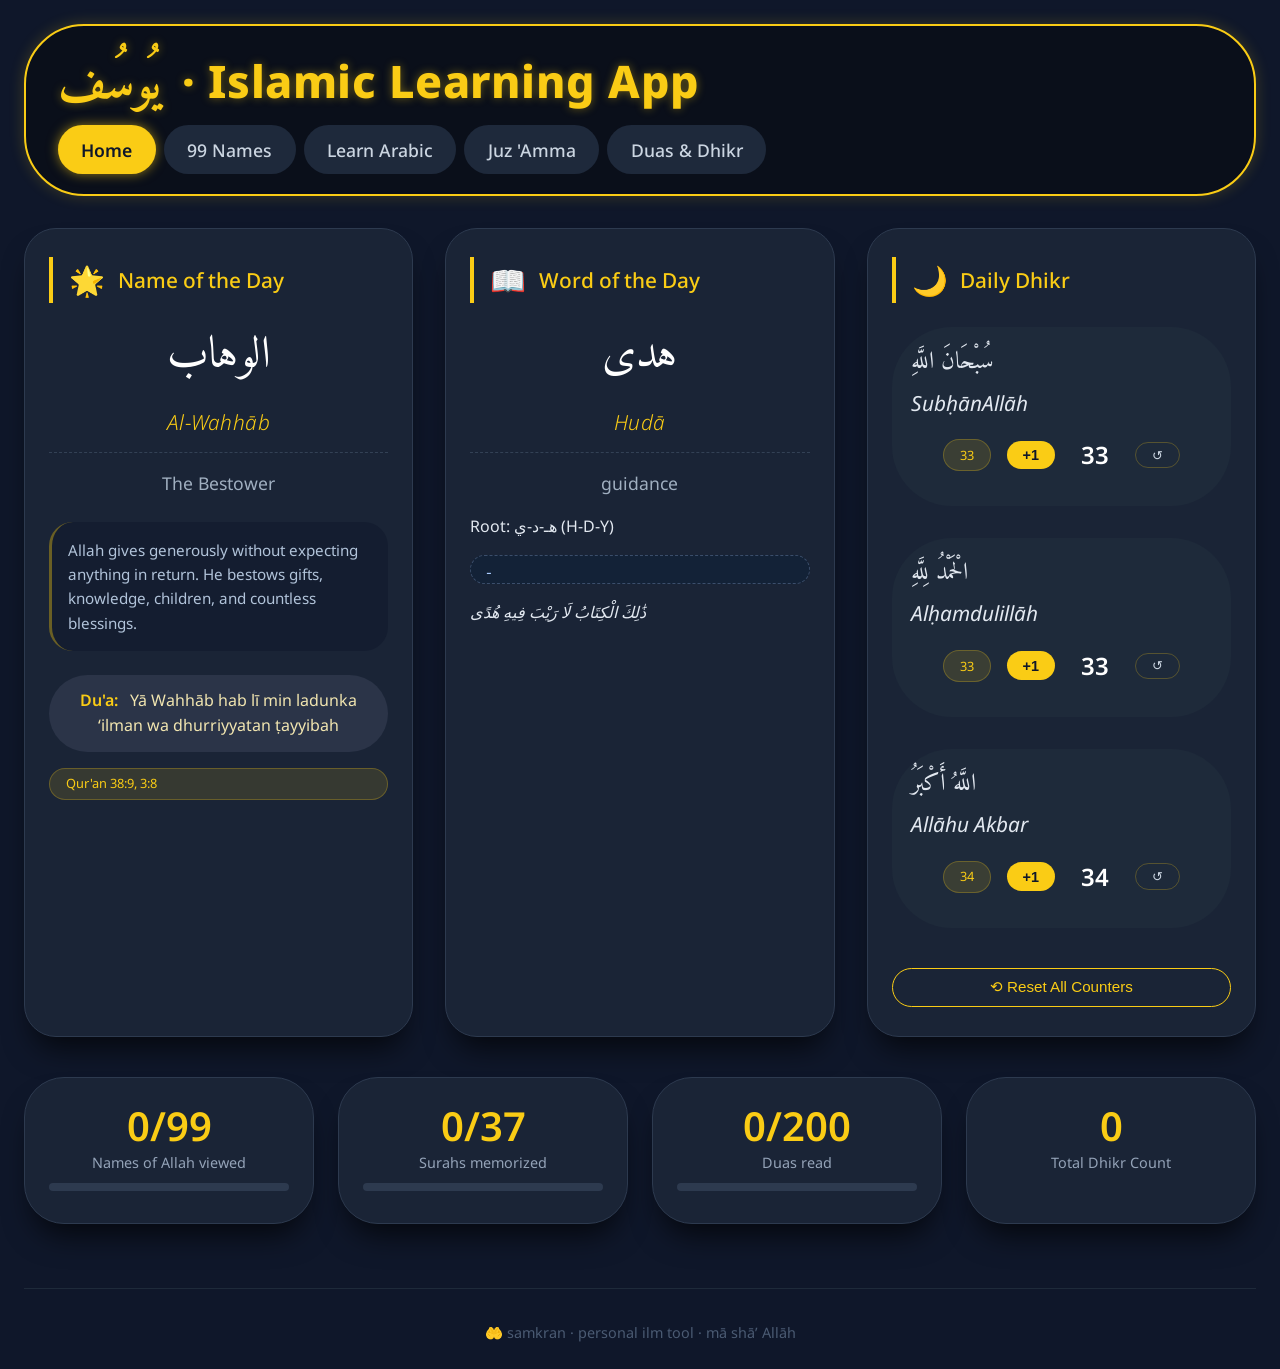
<file: index.html>
<!DOCTYPE html>
<html lang="en">
<head>
  <meta charset="UTF-8">
  <meta name="viewport" content="width=device-width, initial-scale=1.0">
  <title>Yusuf · Islamic Learning App</title>
  <link rel="stylesheet" href="css/style.css">
  <link rel="preconnect" href="https://fonts.googleapis.com">
  <link rel="preconnect" href="https://fonts.gstatic.com" crossorigin>
  <link href="https://fonts.googleapis.com/css2?family=Amiri:wght@400;700&family=Noto+Sans:ital,wght@0,400;0,600;1,400&display=swap" rel="stylesheet">

  <!-- PWA Manifest and Theme -->
  <link rel="manifest" href="manifest.json">
  <meta name="theme-color" content="#facc15">
  <meta name="apple-mobile-web-app-capable" content="yes">
  <meta name="apple-mobile-web-app-status-bar-style" content="black-translucent">
  <meta name="apple-mobile-web-app-title" content="Samkran Ilm">
  <link rel="apple-touch-icon" href="icons/icon-192.png">
  <link rel="mask-icon" href="icons/icon-512.svg" color="#facc15">
</head>
<body>
  <div class="container">
    <header class="header">
      <div class="logo">
        <h1><span class="arabic-logo">يُوسُف</span> · Islamic Learning App</h1>
      </div>
      <nav class="nav">
        <a href="index.html" class="active">Home</a>
        <a href="names.html">99 Names</a>
        <a href="arabic.html">Learn Arabic</a>
        <a href="juzAmma.html">Juz 'Amma</a>
        <a href="dua-dhikr.html">Duas & Dhikr</a>
      </nav>
    </header>

    <main>
      <div class="dashboard">
        <!-- Name of the Day Card -->
        <div class="card" id="nameOfDayCard">
          <div class="card-header">
            <span class="card-icon">🌟</span>
            <h2>Name of the Day</h2>
          </div>
          <div class="card-body">
            <div class="arabic-large" id="dailyNameArabic">الرحمن</div>
            <div class="transliteration" id="dailyNameTranslit">Ar-Raḥmān</div>
            <div class="meaning" id="dailyNameMeaning">The Most Gracious</div>
            <div class="reflection-box" id="dailyNameReflection">
              Allah's mercy encompasses all of creation.
            </div>
            <div class="dua-box" id="dailyNameDua">
              <span class="dua-label">Du'a:</span> Yā Raḥmān irḥamnī
            </div>
            <div class="evidence-badge" id="dailyNameEvidence">Qur'an 1:3</div>
          </div>
        </div>

        <!-- Arabic Word of the Day Card -->
        <div class="card" id="wordOfDayCard">
          <div class="card-header">
            <span class="card-icon">📖</span>
            <h2>Word of the Day</h2>
          </div>
          <div class="card-body">
            <div class="arabic-large" id="dailyWordArabic">هدى</div>
            <div class="transliteration" id="dailyWordTranslit">Hudā</div>
            <div class="meaning" id="dailyWordMeaning">guidance</div>
            <div class="root-box" id="dailyWordRoot">Root: هـ-د-ي (H-D-Y)</div>
            <div class="tajweed-note" id="dailyWordTajweed">ـ</div>
            <div class="example-box" id="dailyWordExample">
              <em>ذَٰلِكَ الْكِتَابُ لَا رَيْبَ فِيهِ هُدًى</em>
            </div>
          </div>
        </div>

        <!-- Daily Dhikr Card -->
        <div class="card">
          <div class="card-header">
            <span class="card-icon">🌙</span>
            <h2>Daily Dhikr</h2>
          </div>
          <div class="card-body">
            <div class="dhikr-item">
              <span class="dhikr-text">سُبْحَانَ اللَّهِ</span>
              <span class="dhikr-translit">SubḥānAllāh</span>
              <div class="counter-controls">
                <span class="badge" id="subhanTarget">33</span>
                <button class="counter-btn" id="subhanPlus">+1</button>
                <span class="counter-value" id="subhanValue">33</span>
                <button class="reset-btn" id="subhanReset">↺</button>
              </div>
            </div>
            
            <div class="dhikr-item">
              <span class="dhikr-text">الْحَمْدُ لِلَّهِ</span>
              <span class="dhikr-translit">Alḥamdulillāh</span>
              <div class="counter-controls">
                <span class="badge" id="hamdTarget">33</span>
                <button class="counter-btn" id="hamdPlus">+1</button>
                <span class="counter-value" id="hamdValue">33</span>
                <button class="reset-btn" id="hamdReset">↺</button>
              </div>
            </div>
            
            <div class="dhikr-item">
              <span class="dhikr-text">اللَّهُ أَكْبَرُ</span>
              <span class="dhikr-translit">Allāhu Akbar</span>
              <div class="counter-controls">
                <span class="badge" id="akbarTarget">34</span>
                <button class="counter-btn" id="akbarPlus">+1</button>
                <span class="counter-value" id="akbarValue">34</span>
                <button class="reset-btn" id="akbarReset">↺</button>
              </div>
            </div>
            
            <button class="btn-secondary" id="resetAllDhikr">⟲ Reset All Counters</button>
          </div>
        </div>
      </div>

      <!-- GLOBAL PROGRESS STATS (enhanced) -->
      <div class="stats-row">
        <div class="stat-card">
          <span class="stat-value" id="globalNamesCount">0/99</span>
          <span class="stat-label">Names of Allah viewed</span>
          <div class="progress-bar-container" style="margin-top: 0.5rem;">
            <div class="progress-bar-fill" id="globalNamesProgress" style="width: 0%;"></div>
          </div>
        </div>
        <div class="stat-card">
          <span class="stat-value" id="globalSurahsCount">0/37</span>
          <span class="stat-label">Surahs memorized</span>
          <div class="progress-bar-container" style="margin-top: 0.5rem;">
            <div class="progress-bar-fill" id="globalSurahsProgress" style="width: 0%;"></div>
          </div>
        </div>
        <div class="stat-card">
          <span class="stat-value" id="globalDuasCount">0/200</span>
          <span class="stat-label">Duas read</span>
          <div class="progress-bar-container" style="margin-top: 0.5rem;">
            <div class="progress-bar-fill" id="globalDuasProgress" style="width: 0%;"></div>
          </div>
        </div>
        <div class="stat-card">
          <span class="stat-value" id="globalDhikrCount">0</span>
          <span class="stat-label">Total Dhikr Count</span>
        </div>
      </div>
    </main>

    <footer class="footer">
      <p>🤲 samkran · personal ilm tool · mā shā’ Allāh</p>
    </footer>
  </div>

  <!-- PWA Install Button (only one) -->
  <div id="install-btn" style="display: none; position: fixed; bottom: 20px; left: 20px; right: 20px; background: #facc15; color: #0f172a; text-align: center; padding: 15px; border-radius: 50px; font-weight: bold; cursor: pointer; z-index: 1000;">
    📲 Install App
  </div>

  <!-- Scripts -->
  <script src="js/namesData.js"></script>
  <script src="js/arabic-data.js"></script>
  <script src="js/main.js"></script>

  <script>
    if ('serviceWorker' in navigator) {
      navigator.serviceWorker.register('/sw.js')
        .then(reg => console.log('✅ Service Worker registered'))
        .catch(err => console.log('❌ Service Worker error:', err));
    }

    let deferredPrompt;
    const installBtn = document.getElementById('install-btn');
    
    window.addEventListener('beforeinstallprompt', (e) => {
      e.preventDefault();
      deferredPrompt = e;
      installBtn.style.display = 'block';
    });
    
    installBtn.addEventListener('click', async () => {
      if (!deferredPrompt) return;
      installBtn.style.display = 'none';
      deferredPrompt.prompt();
      const { outcome } = await deferredPrompt.userChoice;
      console.log('Install result:', outcome);
    });
    
    window.addEventListener('appinstalled', () => {
      installBtn.style.display = 'none';
    });
  </script>
</body>
</html>
</file>
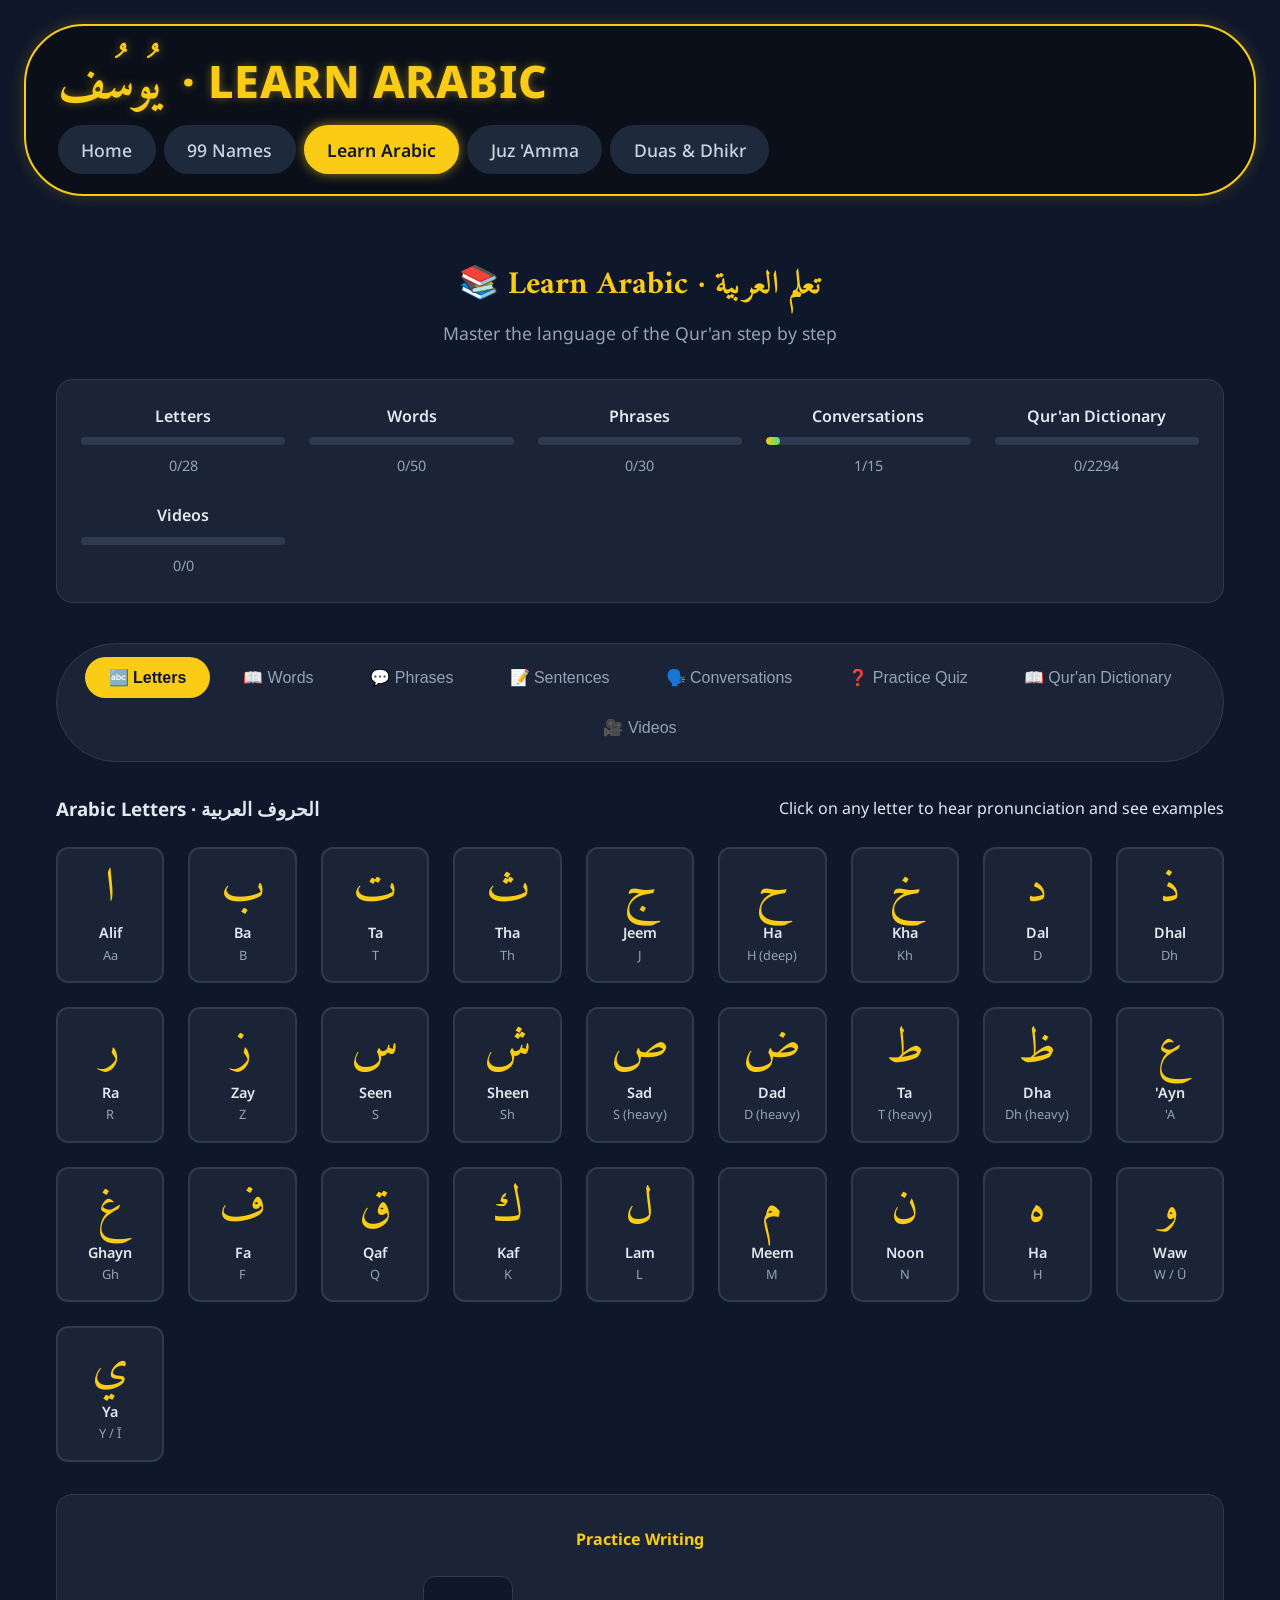
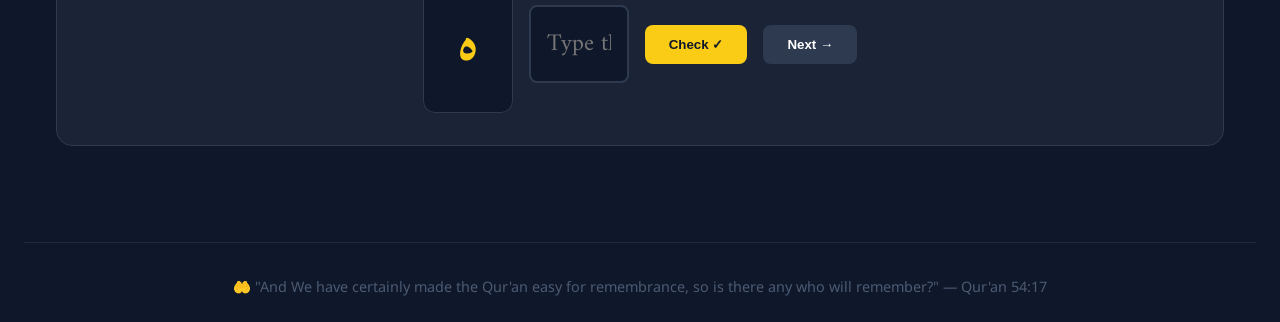
<file: arabic.html>
<!DOCTYPE html>
<html lang="en">
<head>
    <meta charset="UTF-8">
    <meta name="viewport" content="width=device-width, initial-scale=1.0">
    <title>Yusuf · Arabic Learning</title>
    <link rel="stylesheet" href="css/style.css">
    <link rel="preconnect" href="https://fonts.googleapis.com">
    <link rel="preconnect" href="https://fonts.gstatic.com" crossorigin>
    <link href="https://fonts.googleapis.com/css2?family=Amiri:wght@400;700&family=Noto+Sans:ital,wght@0,400;0,600;1,400&display=swap" rel="stylesheet">

    <!-- CRITICAL: ensures only active tab is visible -->
    <style>
        .learning-tab-content {
            display: none;
        }
        .learning-tab-content.active {
            display: block;
        }
        /* Additional styles for video progress bar and reset button */
        .videos-header {
            display: flex;
            justify-content: space-between;
            align-items: center;
            flex-wrap: wrap;
            gap: 1rem;
            margin-bottom: 1rem;
        }
        #resetVideoProgress {
            background: #facc1520;
            border: 1px solid #facc1540;
            color: #facc15;
            padding: 0.4rem 1rem;
            border-radius: 30px;
            cursor: pointer;
            font-size: 0.85rem;
            transition: 0.2s;
        }
        #resetVideoProgress:hover {
            background: #facc15;
            color: #0f172a;
            border-color: #facc15;
        }
    </style>
</head>
<body>
    <div class="container">
        <header class="header">
            <div class="logo">
                <h1><span class="arabic-logo">يُوسُف</span> · LEARN ARABIC</h1>
            </div>
            <nav class="nav">
                <a href="index.html">Home</a>
                <a href="names.html">99 Names</a>
                <a href="arabic.html" class="active">Learn Arabic</a>
                <a href="juzAmma.html">Juz 'Amma</a>
                <a href="dua-dhikr.html">Duas & Dhikr</a>
            </nav>
        </header>

        <main class="arabic-page">
            <div class="arabic-header">
                <h2>📚 Learn Arabic · تعلم العربية</h2>
                <p class="arabic-subtitle">Master the language of the Qur'an step by step</p>
            </div>

            <!-- Progress Bar (added video progress) -->
            <div class="learning-progress">
                <div class="progress-item">
                    <span class="progress-label">Letters</span>
                    <div class="progress-bar-container"><div class="progress-bar-fill" id="lettersProgress" style="width: 0%"></div></div>
                    <span class="progress-count" id="lettersCount">0/28</span>
                </div>
                <div class="progress-item">
                    <span class="progress-label">Words</span>
                    <div class="progress-bar-container"><div class="progress-bar-fill" id="wordsProgress" style="width: 0%"></div></div>
                    <span class="progress-count" id="wordsCount">0/50</span>
                </div>
                <div class="progress-item">
                    <span class="progress-label">Phrases</span>
                    <div class="progress-bar-container"><div class="progress-bar-fill" id="phrasesProgress" style="width: 0%"></div></div>
                    <span class="progress-count" id="phrasesCount">0/30</span>
                </div>
                <div class="progress-item">
                    <span class="progress-label">Conversations</span>
                    <div class="progress-bar-container"><div class="progress-bar-fill" id="conversationsProgress" style="width: 0%"></div></div>
                    <span class="progress-count" id="conversationsCount">0/25</span>
                </div>
                <div class="progress-item">
                    <span class="progress-label">Qur'an Dictionary</span>
                    <div class="progress-bar-container"><div class="progress-bar-fill" id="quranProgress" style="width: 0%"></div></div>
                    <span class="progress-count" id="quranCount">0/0</span>
                </div>
                <!-- New: Video Progress -->
                <div class="progress-item">
                    <span class="progress-label">Videos</span>
                    <div class="progress-bar-container"><div class="progress-bar-fill" id="videoProgress" style="width: 0%"></div></div>
                    <span class="progress-count" id="videoCount">0/0</span>
                </div>
            </div>

            <!-- Tab Buttons -->
            <div class="learning-tabs">
                <button class="tab-btn active" data-tab="letters">🔤 Letters</button>
                <button class="tab-btn" data-tab="words">📖 Words</button>
                <button class="tab-btn" data-tab="phrases">💬 Phrases</button>
                <button class="tab-btn" data-tab="sentences">📝 Sentences</button>
                <button class="tab-btn" data-tab="conversations">🗣️ Conversations</button>
                <button class="tab-btn" data-tab="quiz">❓ Practice Quiz</button>
                <button class="tab-btn" data-tab="quran">📖 Qur'an Dictionary</button>
                <button class="tab-btn" data-tab="videos">🎥 Videos</button>
            </div>

            <!-- Tab Contents -->
            <div id="letters-tab" class="learning-tab-content active">
                <div class="section-header">
                    <h3>Arabic Letters · الحروف العربية</h3>
                    <p class="section-subtitle">Click on any letter to hear pronunciation and see examples</p>
                </div>
                <div class="letters-master-grid" id="lettersGrid"><div class="loading-spinner">Loading letters...</div></div>
                <div class="letter-practice">
                    <h4>Practice Writing</h4>
                    <div class="writing-practice">
                        <div class="writing-letter" id="currentWritingLetter">ا</div>
                        <input type="text" class="writing-input" id="writingInput" placeholder="Type the letter" maxlength="1">
                        <button class="writing-check">Check ✓</button>
                        <button class="writing-next">Next →</button>
                    </div>
                </div>
            </div>

            <div id="words-tab" class="learning-tab-content">
                <div class="section-header">
                    <h3>Basic Words · المفردات الأساسية</h3>
                    <div class="filter-bar">
                        <input type="text" id="wordSearch" class="search-box" placeholder="🔍 Search words...">
                        <select id="wordCategory" class="category-select">
                            <option value="all">All Categories</option>
                            <option value="animals">🐪 Animals</option>
                            <option value="nature">☀️ Nature</option>
                            <option value="family">👪 Family</option>
                            <option value="household">🏠 Household</option>
                            <option value="colors">🎨 Colors</option>
                            <option value="quranic">📖 Quranic</option>
                        </select>
                    </div>
                </div>
                <div class="words-grid" id="wordsGrid"><div class="loading-spinner">Loading words...</div></div>
                <div class="word-flashcard" id="wordFlashcard" style="display: none;">
                    <button class="close-flashcard">✕</button>
                    <div class="flashcard-content">
                        <div class="flashcard-arabic" id="flashcardArabic"></div>
                        <div class="flashcard-translit" id="flashcardTranslit"></div>
                        <div class="flashcard-meaning" id="flashcardMeaning"></div>
                        <div class="flashcard-example" id="flashcardExample"></div>
                        <div class="flashcard-navigation">
                            <button class="prev-word">← Previous</button>
                            <button class="next-word">Next →</button>
                        </div>
                    </div>
                </div>
            </div>

            <div id="phrases-tab" class="learning-tab-content">
                <div class="section-header">
                    <h3>Common Phrases · العبارات الشائعة</h3>
                    <input type="text" id="phraseSearch" class="search-box" placeholder="🔍 Search phrases...">
                </div>
                <div class="phrases-list" id="phrasesList"><div class="loading-spinner">Loading phrases...</div></div>
            </div>

            <div id="sentences-tab" class="learning-tab-content">
                <div class="section-header">
                    <h3>Simple Sentences · جمل بسيطة</h3>
                    <div class="sentence-controls">
                        <select id="sentenceType">
                            <option value="all">All Sentences</option>
                            <option value="greeting">Greetings</option>
                            <option value="question">Questions</option>
                            <option value="statement">Statements</option>
                            <option value="quranic">Quranic</option>
                        </select>
                    </div>
                </div>
                <div class="sentences-grid" id="sentencesGrid"><div class="loading-spinner">Loading sentences...</div></div>
            </div>

            <div id="conversations-tab" class="learning-tab-content">
                <div class="section-header">
                    <h3>Simple Conversations · محادثات بسيطة</h3>
                    <p class="section-subtitle">Practice real dialogues with alternating questions and answers</p>
                </div>
                <div class="conversation-container">
                    <div class="conversation-header">
                        <select id="conversationTopic">
                            <option value="greeting">👋 Greetings</option>
                            <option value="introduction">🤝 Introductions</option>
                            <option value="family">👪 Family</option>
                            <option value="food">🍽️ Food & Drink</option>
                            <option value="prayer">🕌 Prayer</option>
                            <option value="quran">📖 Quranic Conversations</option>
                            <option value="daily">🌅 Daily Life</option>
                            <option value="market">🏪 At the Market</option>
                        </select>
                        <button class="shuffle-btn">🔄 Shuffle</button>
                    </div>
                    <div class="conversation-dialogue" id="conversationDialogue"><div class="loading-spinner">Loading conversations...</div></div>
                    <div class="conversation-practice">
                        <h4>Practice Mode</h4>
                        <div class="practice-role">You are: <span id="currentRole">Person A</span></div>
                        <div class="practice-line" id="practiceLine">Click a line to practice</div>
                        <div class="practice-input-group">
                            <input type="text" id="practiceInput" placeholder="Type your response...">
                            <button class="check-practice">Check</button>
                        </div>
                        <div class="practice-feedback" id="practiceFeedback"></div>
                    </div>
                </div>
            </div>

            <div id="quiz-tab" class="learning-tab-content">
                <div class="section-header">
                    <h3>Practice Quiz · اختبار الممارسة</h3>
                    <p class="section-subtitle">Test your knowledge with 100+ random questions</p>
                </div>
                <div class="quiz-master-container">
                    <div class="quiz-controls-panel">
                        <select id="quizTopic">
                            <option value="all">📚 All Topics</option>
                            <option value="letters">🔤 Letters</option>
                            <option value="words">📖 Words</option>
                            <option value="phrases">💬 Phrases</option>
                            <option value="sentences">📝 Sentences</option>
                            <option value="conversations">🗣️ Conversations</option>
                        </select>
                        <button class="quiz-new-btn">🎲 New Random Question</button>
                        <span class="quiz-counter" id="quizCounter">Question 1 of 150</span>
                    </div>
                    <div class="quiz-card-large">
                        <div class="quiz-question-large" id="quizQuestion">Click "New Random Question" to start</div>
                        <div class="quiz-options-grid" id="quizOptions"></div>
                        <div class="quiz-input-group" id="quizInputGroup" style="display: none;">
                            <input type="text" id="quizTextInput" placeholder="Type your answer...">
                            <button class="submit-answer">Submit</button>
                        </div>
                        <div class="quiz-feedback-large" id="quizFeedback"></div>
                        <div class="quiz-explanation" id="quizExplanation"></div>
                    </div>
                    <div class="quiz-stats">
                        <div class="quiz-stat-item"><span class="quiz-stat-label">Correct</span><span class="quiz-stat-value" id="quizCorrectCount">0</span></div>
                        <div class="quiz-stat-item"><span class="quiz-stat-label">Wrong</span><span class="quiz-stat-value" id="quizWrongCount">0</span></div>
                        <div class="quiz-stat-item"><span class="quiz-stat-label">Score</span><span class="quiz-stat-value" id="quizScore">0%</span></div>
                    </div>
                </div>
            </div>

            <div id="quran-tab" class="learning-tab-content">
                <div class="section-header">
                    <h3>Juz 'Amma Dictionary · معجم جزء عم</h3>
                    <div class="filter-bar">
                        <input type="text" id="quranSearch" class="search-box" placeholder="🔍 Search by Arabic, meaning, root, or Juz...">
                        <select id="quranJuzFilter">
                            <option value="all">All Juz</option>
                            <option value="30">Juz 30</option>
                        </select>
                    </div>
                </div>
                <div class="quran-dictionary-grid" id="quranDictionaryGrid"><div class="loading-spinner">Loading dictionary...</div></div>
            </div>

            <div id="videos-tab" class="learning-tab-content">
                <div class="section-header">
                    <h3>Arabic Learning Videos · فيديوهات تعليمية</h3>
                    <p class="section-subtitle">Watch and learn with video lessons</p>
                    <!-- New: Reset video progress button -->
                    <div class="videos-header">
                        <button id="resetVideoProgress">↻ Reset video progress</button>
                    </div>
                </div>
                <div class="video-grid" id="videoGrid"><div class="loading-spinner">Loading videos...</div></div>
            </div>
        </main>

        <footer class="footer">
            <p>🤲 "And We have certainly made the Qur'an easy for remembrance, so is there any who will remember?" — Qur'an 54:17</p>
        </footer>
    </div>

    <!-- Load data first, then the main script -->
    <script src="js/arabic-data.js"></script>
    <script src="js/arabic.js"></script>
    <script src="js/main.js"></script>
</body>
</html>
</file>
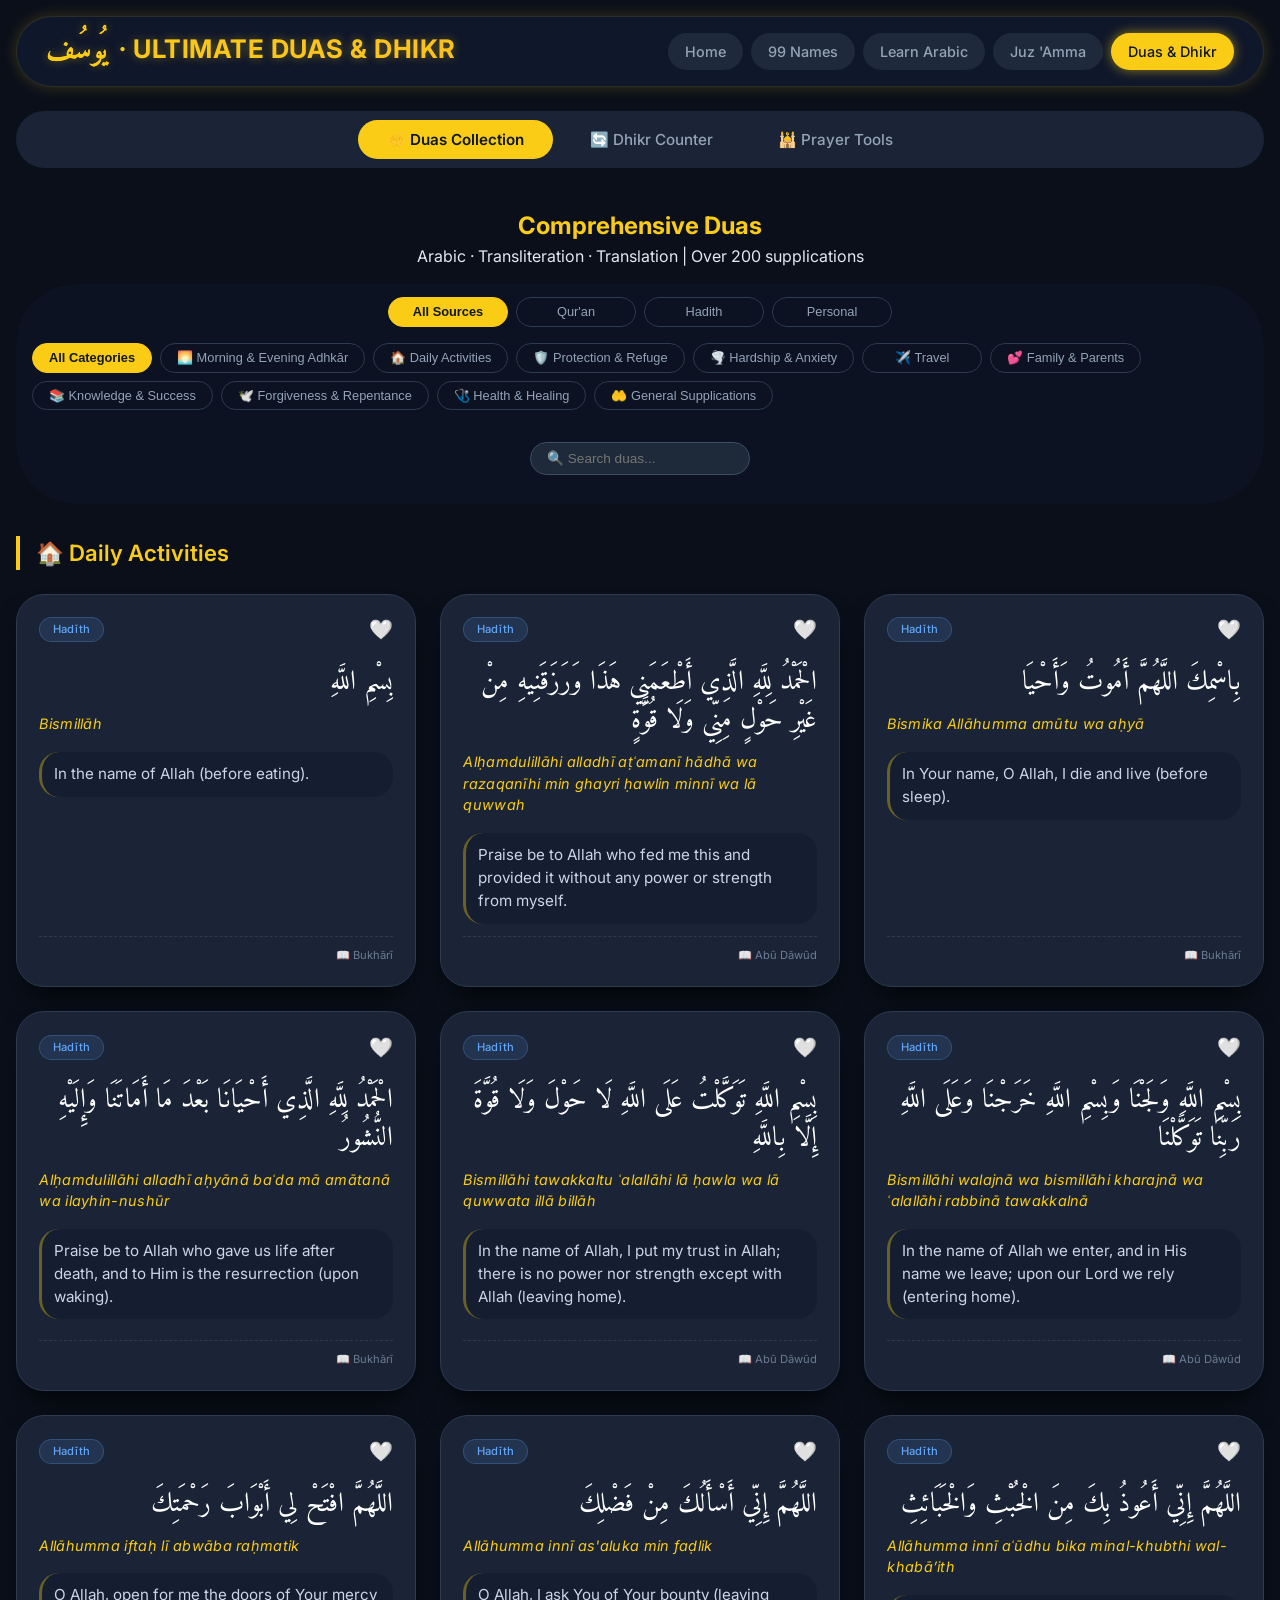
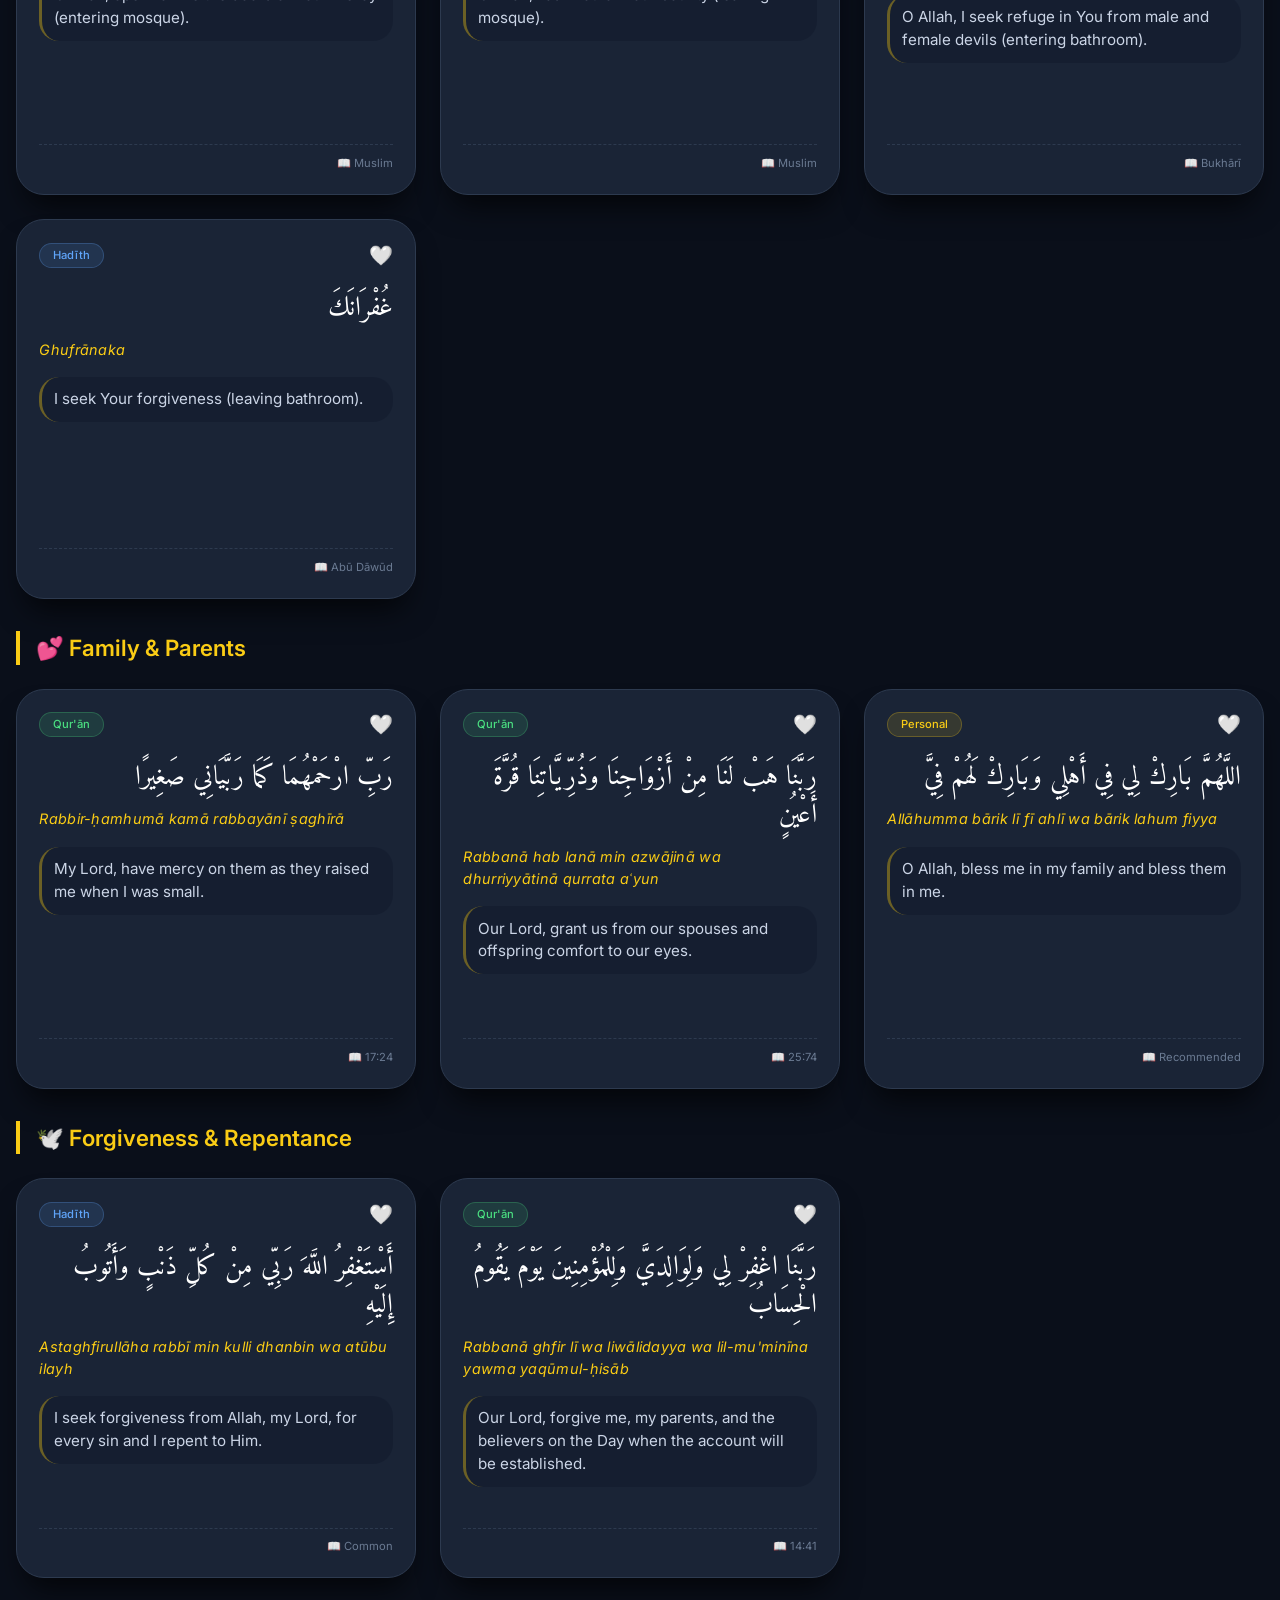
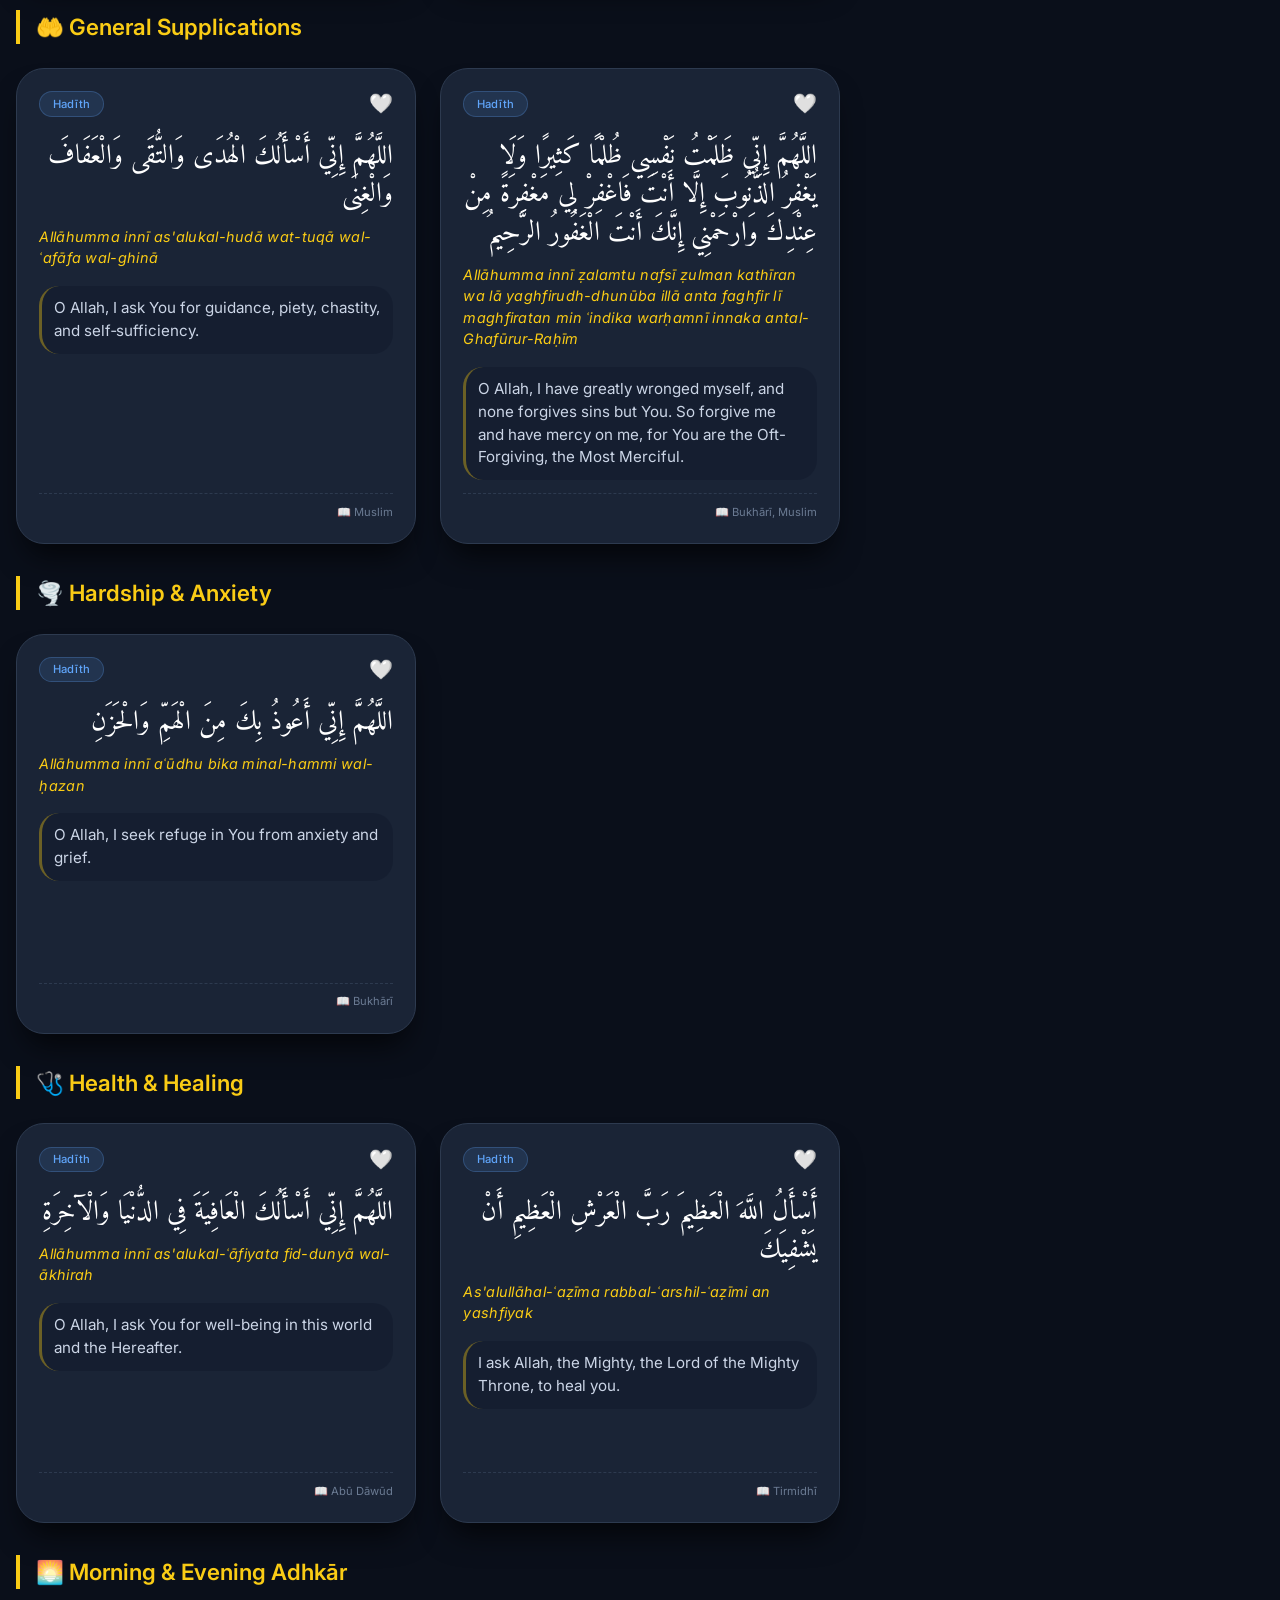
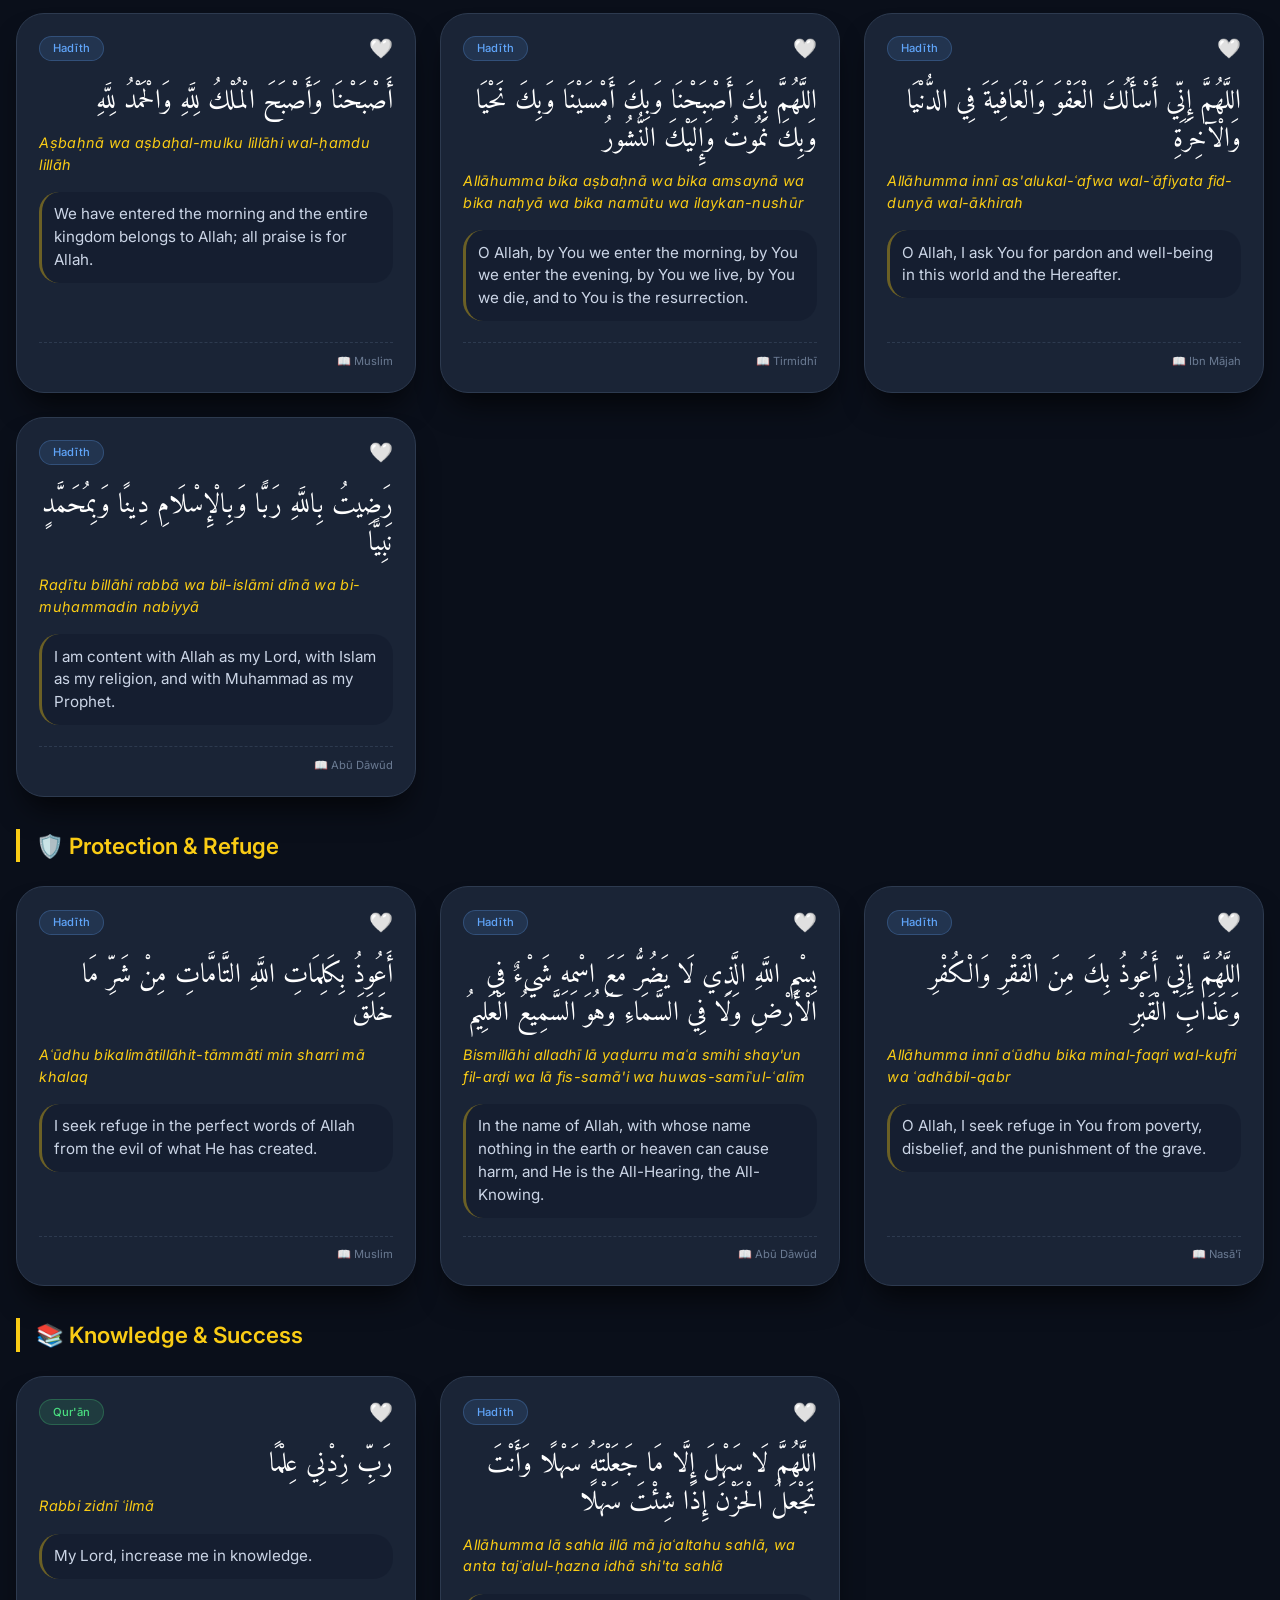
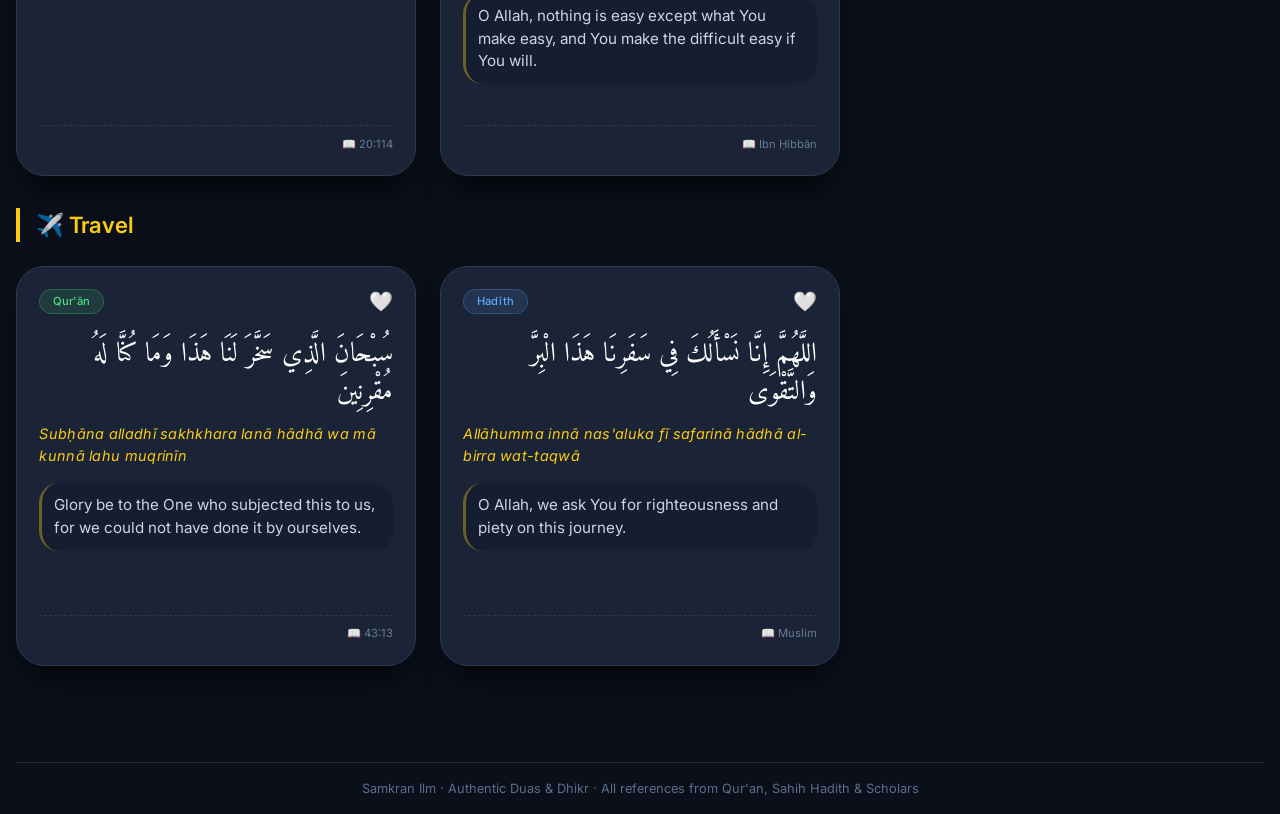
<file: dua-dhikr.html>
<!DOCTYPE html>
<html lang="en">
<head>
    <meta charset="UTF-8">
    <meta name="viewport" content="width=device-width, initial-scale=1.0, viewport-fit=cover">
    <title>Yusuf · Ultimate Duas & Dhikr</title>
    <link rel="stylesheet" href="../css/style.css">
    <link rel="preconnect" href="https://fonts.googleapis.com">
    <link rel="preconnect" href="https://fonts.gstatic.com" crossorigin>
    <link href="https://fonts.googleapis.com/css2?family=Amiri:wght@400;700&family=Inter:opsz,wght@14..32,300;14..32,400;14..32,500;14..32,600;14..32,700&display=swap" rel="stylesheet">
    <style>
        * {
            margin: 0;
            padding: 0;
            box-sizing: border-box;
        }

        body {
            background: #0a0f1a;
            color: #e2e8f0;
            font-family: 'Inter', sans-serif;
            line-height: 1.5;
            min-height: 100vh;
        }

        .container {
            max-width: 1400px;
            margin: 0 auto;
            padding: 1rem;
        }

        /* Header */
        .header {
            display: flex;
            justify-content: space-between;
            align-items: center;
            flex-wrap: wrap;
            background: #0f172a;
            padding: 0.8rem 1.8rem;
            border-radius: 60px;
            border: 1px solid #facc1520;
            margin-bottom: 1.5rem;
            backdrop-filter: blur(4px);
        }
        .logo h1 {
            font-size: 1.6rem;
            font-weight: 700;
            background: linear-gradient(135deg, #facc15, #fbbf24);
            -webkit-background-clip: text;
            background-clip: text;
            color: transparent;
        }
        .arabic-logo {
            font-family: 'Amiri', serif;
            font-size: 1.8rem;
            color: #facc15;
            margin-right: 0.3rem;
        }
        .nav {
            display: flex;
            gap: 0.5rem;
            flex-wrap: wrap;
        }
        .nav a {
            color: #94a3b8;
            text-decoration: none;
            padding: 0.4rem 1rem;
            border-radius: 30px;
            background: #1e293b;
            font-size: 0.9rem;
            transition: 0.2s;
        }
        .nav a:hover, .nav a.active {
            background: #facc15;
            color: #0f172a;
            font-weight: 500;
        }

        /* Tabs */
        .main-tabs {
            display: flex;
            gap: 0.5rem;
            flex-wrap: wrap;
            justify-content: center;
            background: #1a2436;
            padding: 0.6rem;
            border-radius: 60px;
            margin: 1.5rem 0;
        }
        .tab-btn {
            background: transparent;
            border: none;
            color: #94a3b8;
            padding: 0.6rem 1.8rem;
            border-radius: 40px;
            font-size: 0.95rem;
            font-weight: 500;
            cursor: pointer;
            transition: 0.2s;
            font-family: inherit;
        }
        .tab-btn:hover {
            background: #2d3a4f;
            color: white;
        }
        .tab-btn.active {
            background: #facc15;
            color: #0f172a;
            font-weight: 600;
        }
        .tab-pane {
            display: none;
            animation: fadeIn 0.3s ease;
        }
        .tab-pane.active {
            display: block;
        }

        /* Cards & Grids */
        .duas-grid, .dhikr-grid {
            display: grid;
            grid-template-columns: repeat(auto-fill, minmax(340px, 1fr));
            gap: 1.5rem;
            margin-top: 1.5rem;
        }
        .dua-card, .dhikr-card, .tool-card {
            background: #1a2436;
            border-radius: 28px;
            border: 1px solid #2d3a4f;
            padding: 1.4rem;
            transition: all 0.25s ease;
            height: auto;
            min-height: 380px;
            display: flex;
            flex-direction: column;
        }
        .dua-card:hover, .dhikr-card:hover, .tool-card:hover {
            border-color: #facc1560;
            transform: translateY(-3px);
            box-shadow: 0 15px 30px -12px rgba(0,0,0,0.5);
        }
        .section-title {
            color: #facc15;
            font-size: 1.4rem;
            font-weight: 600;
            border-left: 4px solid #facc15;
            padding-left: 1rem;
            margin: 1.5rem 0 1rem;
        }
        .arabic-text {
            font-family: 'Amiri', serif;
            font-size: 1.7rem;
            color: white;
            text-align: right;
            margin: 0.5rem 0;
            line-height: 1.4;
            word-break: break-word;
        }
        .transliteration-text {
            font-size: 0.9rem;
            color: #facc15;
            font-style: italic;
            margin: 0.25rem 0;
            letter-spacing: 0.3px;
        }
        .translation-text {
            color: #cbd5e6;
            font-size: 0.95rem;
            margin: 0.8rem 0;
            line-height: 1.5;
            background: #0f172a60;
            padding: 0.7rem;
            border-radius: 20px;
            border-left: 3px solid #facc1560;
        }
        .reference {
            font-size: 0.7rem;
            color: #6b7b93;
            margin-top: auto;
            text-align: right;
            border-top: 1px dashed #2d3a4f;
            padding-top: 0.6rem;
        }
        .card-badges {
            display: flex;
            justify-content: space-between;
            align-items: center;
            margin-bottom: 0.8rem;
            flex-wrap: wrap;
            gap: 0.5rem;
        }
        .source-badge, .cat-badge {
            background: #facc1520;
            color: #facc15;
            padding: 0.2rem 0.8rem;
            border-radius: 50px;
            font-size: 0.7rem;
            font-weight: 500;
            border: 1px solid #facc1540;
        }
        .source-badge.quran { background: #4ade8020; color: #4ade80; border-color: #4ade8040; }
        .source-badge.hadith { background: #60a5fa20; color: #60a5fa; border-color: #60a5fa40; }
        .fav-btn {
            background: none;
            border: none;
            font-size: 1.2rem;
            cursor: pointer;
            color: #5b6c8c;
            transition: 0.2s;
        }
        .fav-btn.active { color: #f43f5e; text-shadow: 0 0 6px #f43f5e80; }

        /* Filters */
        .filter-bar {
            display: flex;
            flex-wrap: wrap;
            justify-content: space-between;
            align-items: center;
            gap: 1rem;
            margin-bottom: 2rem;
            background: #0f172a80;
            padding: 0.8rem 1rem;
            border-radius: 60px;
            backdrop-filter: blur(4px);
        }
        .filter-group {
            display: flex;
            gap: 0.5rem;
            flex-wrap: wrap;
        }
        .filter-btn, .category-pill {
            background: transparent;
            border: 1px solid #2d3a4f;
            color: #94a3b8;
            padding: 0.4rem 1rem;
            border-radius: 40px;
            font-size: 0.8rem;
            cursor: pointer;
            transition: 0.2s;
        }
        .filter-btn:hover, .category-pill:hover {
            border-color: #facc15;
            color: white;
            background: #2d3a4f;
        }
        .filter-btn.active, .category-pill.active {
            background: #facc15;
            color: #0f172a;
            border-color: #facc15;
            font-weight: 600;
        }
        .search-box {
            background: #1e2a3a;
            border: 1px solid #3d4e66;
            border-radius: 40px;
            padding: 0.5rem 1rem;
            color: white;
            width: 220px;
            font-size: 0.85rem;
        }
        .search-box:focus { outline: none; border-color: #facc15; }

        /* Dhikr specific */
        .dhikr-stats {
            display: flex;
            justify-content: space-around;
            background: #1a2436;
            border-radius: 40px;
            padding: 1rem;
            margin-bottom: 1.5rem;
            text-align: center;
            flex-wrap: wrap;
        }
        .stat-number { font-size: 2rem; font-weight: 700; color: #facc15; }
        .counter-large { display: flex; align-items: center; justify-content: center; gap: 1.5rem; margin: 1rem 0; }
        .counter-large button {
            background: #facc15;
            border: none;
            width: 55px;
            height: 55px;
            border-radius: 50%;
            font-size: 1.8rem;
            font-weight: bold;
            cursor: pointer;
            transition: 0.1s;
        }
        .counter-large span { font-size: 2.8rem; font-weight: 700; color: white; min-width: 80px; text-align: center; }
        .counter-controls {
            display: flex;
            gap: 0.8rem;
            justify-content: center;
            margin: 1rem 0;
            flex-wrap: wrap;
        }
        .counter-controls button, .preset-btn {
            background: transparent;
            border: 1px solid #facc1540;
            color: #cbd5e1;
            padding: 0.5rem 1.2rem;
            border-radius: 30px;
            cursor: pointer;
            font-weight: 500;
            transition: 0.2s;
        }
        .counter-controls button:hover, .preset-btn:hover {
            border-color: #facc15;
            color: white;
            background: #2d3a4f;
        }
        .dhikr-nav { display: flex; justify-content: center; gap: 1rem; margin: 1rem 0; }
        .dhikr-nav button {
            background: transparent;
            border: 1px solid #facc1540;
            color: #cbd5e1;
            padding: 0.5rem 1.2rem;
            border-radius: 30px;
            cursor: pointer;
            font-weight: 500;
            transition: 0.2s;
        }
        .dhikr-nav button:hover {
            border-color: #facc15;
            color: white;
            background: #2d3a4f;
        }
        .dhikr-cats { display: flex; gap: 0.5rem; flex-wrap: wrap; justify-content: center; margin: 1.5rem 0; }
        .progress-bar-bg { background: #2d3a4f; height: 6px; border-radius: 10px; margin: 1rem 0; }
        .progress-fill { background: linear-gradient(90deg, #facc15, #4ade80); height: 100%; width: 0%; border-radius: 10px; transition: width 0.2s; }

        /* Tools - enhanced with additional cards */
        .info-grid {
            display: grid;
            grid-template-columns: repeat(auto-fit, minmax(250px, 1fr));
            gap: 1rem;
            margin-bottom: 1.5rem;
        }
        .info-card {
            background: #1e2a3a;
            border-radius: 24px;
            padding: 1rem;
            border: 1px solid #2d3a4f;
        }
        .info-card h4 {
            color: #facc15;
            margin-bottom: 0.5rem;
            font-size: 1.1rem;
        }
        .qibla-direction {
            font-size: 1.5rem;
            text-align: center;
            margin: 0.5rem 0;
        }
        .random-name {
            font-family: 'Amiri', serif;
            font-size: 1.8rem;
            text-align: center;
            color: #facc15;
        }
        .months-grid { display: grid; grid-template-columns: repeat(auto-fill, minmax(100px,1fr)); gap: 0.5rem; margin: 1rem 0; }
        .month-item { background: #1e2a3a; padding: 0.5rem; border-radius: 12px; text-align: center; font-size: 0.85rem; border: 1px solid #2d3a4f; }
        .prayer-times-grid { display: grid; grid-template-columns: repeat(auto-fit, minmax(85px,1fr)); gap: 0.5rem; }
        .prayer-time { background: #1e2a3a; padding: 0.5rem; border-radius: 12px; text-align: center; }
        .rakaah-table { width: 100%; border-collapse: collapse; display: block; overflow-x: auto; }
        .rakaah-table th, .rakaah-table td { border: 1px solid #2d3a4f; padding: 0.6rem; text-align: center; }
        .rakaah-table th { background: #facc1520; color: #facc15; }

        .footer { text-align: center; margin-top: 3rem; padding-top: 1rem; border-top: 1px solid #1e2a3a; font-size: 0.8rem; color: #5b6e8c; }
        @keyframes fadeIn { from { opacity: 0; transform: translateY(8px); } to { opacity: 1; transform: translateY(0); } }
        @media (max-width: 640px) {
            .container { padding: 0.8rem; }
            .duas-grid { grid-template-columns: 1fr; }
            .arabic-text { font-size: 1.4rem; }
            .filter-bar { flex-direction: column; align-items: stretch; }
            .search-box { width: 100%; }
        }
    </style>
</head>
<body>
<div class="container">
    <header class="header">
        <div class="logo"><h1><span class="arabic-logo">يُوسُف</span> · ULTIMATE DUAS & DHIKR</h1></div>
        <nav class="nav">
            <a href="index.html">Home</a>
            <a href="names.html">99 Names</a>
            <a href="arabic.html">Learn Arabic</a>
            <a href="juzAmma.html">Juz 'Amma</a>
            <a href="dua-dhikr.html" class="active">Duas & Dhikr</a>
        </nav>
    </header>

    <div class="main-tabs">
        <button class="tab-btn active" data-tab="duas">🤲 Duas Collection</button>
        <button class="tab-btn" data-tab="dhikr">🔄 Dhikr Counter</button>
        <button class="tab-btn" data-tab="tools">🕌 Prayer Tools</button>
    </div>

    <!-- DUAS PANE -->
    <div id="duas-pane" class="tab-pane active">
        <div class="dua-container">
            <div style="text-align: center; margin-bottom: 1rem;">
                <h2 style="color: #facc15;">Comprehensive Duas</h2>
                <p>Arabic · Transliteration · Translation | Over 200 supplications</p>
            </div>
            <div id="dua-filters" class="filter-bar"></div>
            <div id="dua-sections"></div>
            <div id="no-results" class="hidden" style="text-align:center; padding:3rem;">🤲 No duas match your search or filter</div>
        </div>
    </div>

    <!-- DHIKR PANE -->
    <div id="dhikr-pane" class="tab-pane">
        <div class="dhikr-container">
            <div class="dhikr-stats">
                <div><div class="stat-number" id="totalDhikrCount">0</div><div>Total Dhikr</div></div>
                <div><div class="stat-number" id="sessionCount">0</div><div>This Session</div></div>
                <div><div class="stat-number" id="allTimeCount">0</div><div>All Time</div></div>
            </div>
            <div class="dhikr-main" style="background:#1a2436; border-radius: 40px; padding: 1.5rem;">
                <div class="arabic-text" id="dhikrArabic" style="font-size:2rem; text-align:center;">سُبْحَانَ اللَّهِ</div>
                <div class="transliteration-text" id="dhikrTranslit" style="text-align:center;">SubḥānAllāh</div>
                <div class="translation-text" id="dhikrMeaning" style="text-align:center;">Glory be to Allah</div>
                <div class="counter-large">
                    <button id="dhikrMinus">−</button>
                    <span id="dhikrCounter">0</span>
                    <button id="dhikrPlus">+</button>
                </div>
                <div class="counter-controls">
                    <button class="preset-btn" data-val="33">33</button>
                    <button class="preset-btn" data-val="100">100</button>
                    <button class="preset-btn" data-val="300">300</button>
                    <button class="preset-btn" data-val="1000">1000</button>
                    <button id="dhikrReset">↺ Reset</button>
                    <button id="dhikrSave">💾 Save</button>
                </div>
                <div class="progress-bar-bg"><div class="progress-fill" id="dhikrProgress"></div></div>
            </div>
            <div class="dhikr-nav">
                <button id="prevDhikr">◀ Previous</button>
                <span id="dhikrPos">1 / 0</span>
                <button id="nextDhikr">Next ▶</button>
            </div>
            <div class="dhikr-cats" id="dhikrCats"></div>
            <div id="dhikrGrid" class="dhikr-grid"></div>
        </div>
    </div>

    <!-- TOOLS PANE (Enhanced) -->
    <div id="tools-pane" class="tab-pane">
        <div class="tools-container">
            <!-- Extra Info Grid -->
            <div class="info-grid">
                <div class="info-card">
                    <h4>🕋 Qibla Direction</h4>
                    <div class="qibla-direction">~ 130° SE (from most locations)</div>
                    <p style="font-size:0.8rem;">Adjust based on your local mosque or compass app.</p>
                </div>
                <div class="info-card">
                    <h4>🌙 Tahajjud Time</h4>
                    <p>The last third of the night – the time when Allah descends to the lowest heaven and asks: "Who is asking Me so I may give?"</p>
                </div>
                <div class="info-card">
                    <h4>📖 Random Name of Allah</h4>
                    <div class="random-name" id="randomNameArabic">الرحمن</div>
                    <div class="transliteration-text" style="font-size:0.9rem; text-align:center;" id="randomNameTranslit">Ar-Raḥmān</div>
                    <div style="font-size:0.85rem; text-align:center;" id="randomNameMeaning">The Most Gracious</div>
                </div>
                <div class="info-card">
                    <h4>✨ Daily Sunnah Tip</h4>
                    <p id="dailySunnahTip">Smiling is a charity (ṣadaqah).</p>
                </div>
            </div>

            <!-- Existing Calendar Card -->
            <div class="tool-card"><h3>📅 Islamic Calendar</h3><div id="monthsGrid" class="months-grid"></div><h4 style="color:#facc15; margin-top:1rem;">Important Dates</h4><ul id="importantDates"></ul></div>
            <div class="tool-card"><h3>🕋 Prayer Times</h3><div id="prayerTimesGrid" class="prayer-times-grid"></div><p class="footnote">* Approximate times</p></div>
            <div class="tool-card"><h3>📖 Rak'ah Guide (Obligatory & Sunnah)</h3><table class="rakaah-table"><thead><tr><th>Prayer</th><th>Sunnah Before</th><th>Fard</th><th>Sunnah After</th><th>Total</th></tr></thead><tbody><tr></tr>Fajr\n    2\n    2\n    -\n    4\n    <tr><tr><td>Dhuhr</td><td>4</td><td>4</td><td>2</td><td>10</td></tr><tr><td>Asr</td><td>4*</td><td>4</td><td>-</td><td>8</td></tr><tr><td>Maghrib</td><td>-</td><td>3</td><td>2</td><td>5</td></tr><tr><td>Isha</td><td>2</td><td>4</td><td>2+Witr</td><td>9</td></tr></tbody></table><p class="footnote">* Optional but highly recommended</p></div>
        </div>
    </div>

    <footer class="footer">Samkran Ilm · Authentic Duas & Dhikr · All references from Qur'an, Sahih Hadith & Scholars</footer>
</div>

<script src="js/dua.js"></script>
<script>
    // --------------------------------------------------------------
    // 1. Use commonDuas from external dua.js
    // --------------------------------------------------------------
    const duasDB = commonDuas;  // from the loaded external file

    // Category display names (we need to remap categories from the commonDuas categories)
    const categoryNames = {
        "morning-evening": "🌅 Morning & Evening Adhkār",
        "daily": "🏠 Daily Activities",
        "protection": "🛡️ Protection & Refuge",
        "hardship": "🌪️ Hardship & Anxiety",
        "travel": "✈️ Travel",
        "family": "💕 Family & Parents",
        "studies": "📚 Knowledge & Success",
        "forgiveness": "🕊️ Forgiveness & Repentance",
        "health": "🩺 Health & Healing",
        "general": "🤲 General Supplications"
    };

    // Rendering logic for Duas
    let favorites = JSON.parse(localStorage.getItem("duaFavorites") || "[]");
    let currentSource = "all";
    let currentCategory = "all";
    let searchTerm = "";

    function renderDuas() {
        const container = document.getElementById("dua-sections");
        let filtered = duasDB.filter(d => {
            if (currentSource !== "all" && d.source !== currentSource) return false;
            if (currentCategory !== "all" && d.category !== currentCategory) return false;
            if (searchTerm) {
                const term = searchTerm.toLowerCase();
                return d.ar.includes(term) || d.translit.toLowerCase().includes(term) || d.translation.toLowerCase().includes(term);
            }
            return true;
        });
        if (filtered.length === 0) {
            document.getElementById("no-results").classList.remove("hidden");
            container.innerHTML = "";
            return;
        }
        document.getElementById("no-results").classList.add("hidden");
        const grouped = {};
        for (let d of filtered) {
            if (!grouped[d.category]) grouped[d.category] = [];
            grouped[d.category].push(d);
        }
        let html = "";
        for (let cat of Object.keys(grouped).sort()) {
            html += `<div class="dua-section"><h2 class="section-title">${categoryNames[cat] || cat}</h2><div class="duas-grid">`;
            for (let d of grouped[cat]) {
                const isFav = favorites.includes(d.ar);
                html += `
                    <div class="dua-card" data-key="${d.ar.replace(/"/g, '&quot;')}">
                        <div class="card-badges">
                            <span class="source-badge ${d.source}">${d.source === 'quran' ? 'Qur\'ān' : d.source === 'hadith' ? 'Hadīth' : 'Personal'}</span>
                            <button class="fav-btn ${isFav ? 'active' : ''}">${isFav ? '❤️' : '🤍'}</button>
                        </div>
                        <div class="arabic-text">${d.ar}</div>
                        <div class="transliteration-text">${d.translit}</div>
                        <div class="translation-text">${d.translation}</div>
                        <div class="reference">📖 ${d.ref}</div>
                    </div>
                `;
            }
            html += `</div></div>`;
        }
        container.innerHTML = html;
        // attach favorite listeners
        document.querySelectorAll(".fav-btn").forEach(btn => {
            btn.addEventListener("click", e => {
                e.stopPropagation();
                const card = btn.closest(".dua-card");
                const key = card.dataset.key;
                if (favorites.includes(key)) {
                    favorites = favorites.filter(f => f !== key);
                    btn.textContent = "🤍";
                    btn.classList.remove("active");
                } else {
                    favorites.push(key);
                    btn.textContent = "❤️";
                    btn.classList.add("active");
                }
                localStorage.setItem("duaFavorites", JSON.stringify(favorites));
            });
        });
    }

    // Build filter bar
    function buildFilters() {
        const filterDiv = document.getElementById("dua-filters");
        filterDiv.innerHTML = `
            <div class="filter-group">
                <button class="filter-btn active" data-source="all">All Sources</button>
                <button class="filter-btn" data-source="quran">Qur'an</button>
                <button class="filter-btn" data-source="hadith">Hadith</button>
                <button class="filter-btn" data-source="personal">Personal</button>
            </div>
            <div class="filter-group" id="categoryFilters"></div>
            <input type="text" class="search-box" placeholder="🔍 Search duas..." id="searchInput">
        `;
        const catContainer = document.getElementById("categoryFilters");
        const allCats = ["all", ...new Set(duasDB.map(d => d.category))];
        for (let cat of allCats) {
            const btn = document.createElement("button");
            btn.className = `category-pill ${cat === "all" ? "active" : ""}`;
            btn.dataset.cat = cat;
            btn.textContent = cat === "all" ? "All Categories" : (categoryNames[cat] || cat);
            catContainer.appendChild(btn);
        }
        // Source filters
        document.querySelectorAll(".filter-btn").forEach(btn => {
            btn.addEventListener("click", function() {
                document.querySelectorAll(".filter-btn").forEach(b => b.classList.remove("active"));
                this.classList.add("active");
                currentSource = this.dataset.source;
                renderDuas();
            });
        });
        // Category filters
        document.querySelectorAll(".category-pill").forEach(btn => {
            btn.addEventListener("click", function() {
                document.querySelectorAll(".category-pill").forEach(b => b.classList.remove("active"));
                this.classList.add("active");
                currentCategory = this.dataset.cat;
                renderDuas();
            });
        });
        // Search
        const searchBox = document.getElementById("searchInput");
        searchBox.addEventListener("input", e => {
            searchTerm = e.target.value;
            renderDuas();
        });
    }

    // ========== EXPANDED DHIKR LIST (30+ adhkār) ==========
    const dhikrItems = [
        { ar: "سُبْحَانَ اللَّهِ", translit: "SubḥānAllāh", meaning: "Glory be to Allah", rec: 33, cat: "praise" },
        { ar: "الْحَمْدُ لِلَّهِ", translit: "Alḥamdulillāh", meaning: "All praise is for Allah", rec: 33, cat: "praise" },
        { ar: "اللَّهُ أَكْبَرُ", translit: "Allāhu Akbar", meaning: "Allah is the Greatest", rec: 34, cat: "praise" },
        { ar: "لَا إِلَهَ إِلَّا اللَّهُ", translit: "Lā ilāha illallāh", meaning: "There is no god but Allah", rec: 100, cat: "praise" },
        { ar: "أَسْتَغْفِرُ اللَّهَ", translit: "Astaghfirullāh", meaning: "I seek forgiveness from Allah", rec: 100, cat: "forgiveness" },
        { ar: "لَا حَوْلَ وَلَا قُوَّةَ إِلَّا بِاللَّهِ", translit: "Lā ḥawla wa lā quwwata illā billāh", meaning: "There is no power nor strength except with Allah", rec: 100, cat: "protection" },
        { ar: "سُبْحَانَ اللَّهِ وَبِحَمْدِهِ", translit: "SubḥānAllāhi wa biḥamdih", meaning: "Glory and praise be to Allah", rec: 100, cat: "morning" },
        { ar: "أَعُوذُ بِاللَّهِ مِنَ الشَّيْطَانِ الرَّجِيمِ", translit: "Aʿūdhu billāhi minash-shayṭānir-rajīm", meaning: "I seek refuge with Allah from the accursed devil", rec: 3, cat: "protection" },
        { ar: "بِسْمِ اللَّهِ الرَّحْمَنِ الرَّحِيمِ", translit: "Bismillāhir-raḥmānir-raḥīm", meaning: "In the name of Allah, the Most Gracious, the Most Merciful", rec: 1, cat: "morning" },
        { ar: "اللَّهُمَّ صَلِّ عَلَى مُحَمَّدٍ", translit: "Allāhumma ṣalli ʿalā Muḥammad", meaning: "O Allah, send peace upon Muhammad", rec: 10, cat: "praise" },
        { ar: "سُبْحَانَ اللَّهِ وَبِحَمْدِهِ سُبْحَانَ اللَّهِ الْعَظِيمِ", translit: "SubḥānAllāhi wa biḥamdih, subḥānAllāhil-ʿaẓīm", meaning: "Glory be to Allah and praise; glory be to Allah the Magnificent", rec: 100, cat: "morning" },
        { ar: "لَا إِلَهَ إِلَّا أَنْتَ سُبْحَانَكَ إِنِّي كُنْتُ مِنَ الظَّالِمِينَ", translit: "Lā ilāha illā anta subḥānaka innī kuntu minaẓ-ẓālimīn", meaning: "None has the right to be worshipped except You; glory be to You; indeed, I have been among the wrongdoers", rec: 1, cat: "forgiveness" },
        { ar: "حَسْبِيَ اللَّهُ لَا إِلَهَ إِلَّا هُوَ عَلَيْهِ تَوَكَّلْتُ", translit: "Ḥasbiyallāhu lā ilāha illā huwa ʿalayhi tawakkalt", meaning: "Allah is sufficient for me; there is no god except Him; in Him I put my trust", rec: 7, cat: "protection" },
        { ar: "اللَّهُمَّ إِنِّي أَسْأَلُكَ الْجَنَّةَ", translit: "Allāhumma innī as'alukal-jannah", meaning: "O Allah, I ask You for Paradise", rec: 3, cat: "evening" },
        { ar: "اللَّهُمَّ قِنِي عَذَابَ الْقَبْرِ", translit: "Allāhumma qinī ʿadhābal-qabr", meaning: "O Allah, protect me from the punishment of the grave", rec: 3, cat: "evening" },
        { ar: "اللَّهُمَّ أَعِنِّي عَلَى ذِكْرِكَ وَشُكْرِكَ وَحُسْنِ عِبَادَتِكَ", translit: "Allāhumma aʿinnī ʿalā dhikrika wa shukrika wa ḥusni ʿibādatik", meaning: "O Allah, help me to remember You, thank You, and worship You well", rec: 3, cat: "morning" },
        { ar: "اللَّهُمَّ صَلِّ وَسَلِّمْ عَلَى نَبِيِّنَا مُحَمَّدٍ", translit: "Allāhumma ṣalli wa sallim ʿalā nabiyyinā Muḥammad", meaning: "O Allah, send blessings and peace upon our Prophet Muhammad", rec: 10, cat: "praise" },
        { ar: "سُبْحَانَ رَبِّيَ الْعَظِيمِ", translit: "Subḥāna Rabbiyal-ʿAẓīm", meaning: "Glory be to my Lord, the Magnificent (for rukūʿ)", rec: 3, cat: "praise" },
        { ar: "سُبْحَانَ رَبِّيَ الْأَعْلَى", translit: "Subḥāna Rabbiyal-Aʿlā", meaning: "Glory be to my Lord, the Most High (for sujood)", rec: 3, cat: "praise" },
        { ar: "رَبَّنَا آتِنَا فِي الدُّنْيَا حَسَنَةً وَفِي الْآخِرَةِ حَسَنَةً وَقِنَا عَذَابَ النَّارِ", translit: "Rabbanā ātinā fid-dunyā ḥasanah wa fil-ākhirati ḥasanah wa qinā ʿadhāban-nār", meaning: "Our Lord, grant us good in this world and good in the Hereafter, and protect us from the Fire", rec: 1, cat: "general" },
        { ar: "رَبِّ زِدْنِي عِلْمًا", translit: "Rabbi zidnī ʿilmā", meaning: "My Lord, increase me in knowledge", rec: 10, cat: "studies" },
        { ar: "اللَّهُمَّ إِنِّي أَسْأَلُكَ الْعَافِيَةَ", translit: "Allāhumma innī as'alukal-ʿāfiyah", meaning: "O Allah, I ask You for well-being", rec: 3, cat: "health" },
        { ar: "حَسْبُنَا اللَّهُ وَنِعْمَ الْوَكِيلُ", translit: "Ḥasbunallāhu wa niʿmal-wakīl", meaning: "Allah is sufficient for us, and He is the best disposer of affairs", rec: 7, cat: "protection" },
        { ar: "لَا إِلَهَ إِلَّا اللَّهُ وَحْدَهُ لَا شَرِيكَ لَهُ", translit: "Lā ilāha illallāh waḥdahū lā sharīka lah", meaning: "There is no god but Allah alone, without any partner", rec: 100, cat: "praise" },
        { ar: "اللَّهُمَّ اغْفِرْ لِي وَارْحَمْنِي وَتُبْ عَلَيَّ", translit: "Allāhumma ghfir lī warḥamnī wa tub ʿalayya", meaning: "O Allah, forgive me, have mercy on me, and accept my repentance", rec: 100, cat: "forgiveness" },
        { ar: "سُبْحَانَ اللَّهِ وَالْحَمْدُ لِلَّهِ وَلَا إِلَهَ إِلَّا اللَّهُ وَاللَّهُ أَكْبَرُ", translit: "SubḥānAllāhi wal-ḥamdu lillāhi wa lā ilāha illallāhu wallāhu akbar", meaning: "Glory be to Allah, praise be to Allah, there is no god but Allah, Allah is the Greatest", rec: 33, cat: "praise" }
    ];

    let dhikrIndex = 0, dhikrCounter = 0, sessionTotal = 0, allTimeTotal = parseInt(localStorage.getItem("allDhikrTotal") || "0");
    const dhikrArabic = document.getElementById("dhikrArabic"), dhikrTranslit = document.getElementById("dhikrTranslit"), dhikrMeaning = document.getElementById("dhikrMeaning"), dhikrPosSpan = document.getElementById("dhikrPos"), counterSpan = document.getElementById("dhikrCounter"), progressFill = document.getElementById("dhikrProgress"), totalDhikrSpan = document.getElementById("totalDhikrCount"), sessionSpan = document.getElementById("sessionCount"), allTimeSpan = document.getElementById("allTimeCount");
    function updateDhikrDisplay() {
        const item = dhikrItems[dhikrIndex];
        dhikrArabic.textContent = item.ar;
        dhikrTranslit.textContent = item.translit;
        dhikrMeaning.textContent = item.meaning;
        dhikrPosSpan.textContent = `${dhikrIndex+1}/${dhikrItems.length}`;
        updateDhikrProgress();
    }
    function updateDhikrProgress() {
        let target = dhikrItems[dhikrIndex].rec;
        let percent = (dhikrCounter / target) * 100;
        progressFill.style.width = `${Math.min(percent,100)}%`;
    }
    function updateDhikrStats() {
        totalDhikrSpan.textContent = dhikrItems.length;
        sessionSpan.textContent = sessionTotal;
        allTimeSpan.textContent = allTimeTotal;
    }
    function renderDhikrGrid(filter = "all") {
        let filtered = filter === "all" ? dhikrItems : dhikrItems.filter(i => i.cat === filter);
        const grid = document.getElementById("dhikrGrid");
        grid.innerHTML = "";
        for (let i = 0; i < filtered.length; i++) {
            const item = filtered[i];
            const card = document.createElement("div");
            card.className = "dhikr-card";
            card.innerHTML = `<div class="arabic-text" style="font-size:1.2rem;">${item.ar}</div><div class="transliteration-text">${item.translit}</div><div class="translation-text" style="font-size:0.85rem;">${item.meaning}</div><div class="reference">🔄 ${item.rec}</div>`;
            card.addEventListener("click", () => {
                const origIdx = dhikrItems.findIndex(d => d.ar === item.ar);
                if (origIdx !== -1) { dhikrIndex = origIdx; dhikrCounter = 0; counterSpan.textContent = "0"; updateDhikrDisplay(); }
            });
            grid.appendChild(card);
        }
    }
    updateDhikrDisplay(); updateDhikrStats(); renderDhikrGrid("all");
    document.getElementById("dhikrMinus").onclick = () => { if (dhikrCounter > 0) dhikrCounter--; counterSpan.textContent = dhikrCounter; updateDhikrProgress(); };
    document.getElementById("dhikrPlus").onclick = () => { dhikrCounter++; counterSpan.textContent = dhikrCounter; updateDhikrProgress(); };
    document.getElementById("dhikrReset").onclick = () => { dhikrCounter = 0; counterSpan.textContent = dhikrCounter; updateDhikrProgress(); };
    document.getElementById("dhikrSave").onclick = () => { sessionTotal += dhikrCounter; allTimeTotal += dhikrCounter; localStorage.setItem("allDhikrTotal", allTimeTotal); dhikrCounter = 0; counterSpan.textContent = dhikrCounter; updateDhikrStats(); updateDhikrProgress(); };
    document.querySelectorAll(".preset-btn").forEach(btn => { btn.onclick = () => { dhikrCounter = parseInt(btn.dataset.val); counterSpan.textContent = dhikrCounter; updateDhikrProgress(); }; });
    document.getElementById("prevDhikr").onclick = () => { dhikrIndex = (dhikrIndex - 1 + dhikrItems.length) % dhikrItems.length; dhikrCounter = 0; counterSpan.textContent = dhikrCounter; updateDhikrDisplay(); };
    document.getElementById("nextDhikr").onclick = () => { dhikrIndex = (dhikrIndex + 1) % dhikrItems.length; dhikrCounter = 0; counterSpan.textContent = dhikrCounter; updateDhikrDisplay(); };
    const catContainerDh = document.getElementById("dhikrCats");
    const uniqueCats = ["all", ...new Set(dhikrItems.map(i => i.cat))];
    for (let c of uniqueCats) {
        let btn = document.createElement("button");
        btn.className = "category-pill";
        btn.textContent = c === "all" ? "All" : c.charAt(0).toUpperCase() + c.slice(1);
        btn.onclick = () => {
            document.querySelectorAll("#dhikrCats .category-pill").forEach(b => b.classList.remove("active"));
            btn.classList.add("active");
            renderDhikrGrid(c);
        };
        catContainerDh.appendChild(btn);
    }
    catContainerDh.firstChild.click();

    // Tools: Islamic Calendar & Important Dates
    const hijriMonths = ["Muḥarram","Ṣafar","Rabīʿ al-Awwal","Rabīʿ al-Thānī","Jumādá al-Ūlá","Jumādá al-Ākhirah","Rajab","Shaʿbān","Ramaḍān","Shawwāl","Dhū al-Qaʿdah","Dhū al-Ḥijjah"];
    const monthsGrid = document.getElementById("monthsGrid");
    hijriMonths.forEach((m,i) => { let d = document.createElement("div"); d.className = "month-item"; d.textContent = `${i+1}. ${m}`; monthsGrid.appendChild(d); });
    const importantDates = [{name:"Laylat al-Qadr",date:"27 Ramaḍān",icon:"🌙"},{name:"Eid al-Fitr",date:"1 Shawwāl",icon:"🎉"},{name:"Day of ʿArafah",date:"9 Dhū al-Ḥijjah",icon:"🕋"},{name:"Eid al-Aḍḥā",date:"10 Dhū al-Ḥijjah",icon:"🐑"},{name:"Islamic New Year",date:"1 Muḥarram",icon:"🌅"},{name:"ʿĀshūrāʾ",date:"10 Muḥarram",icon:"🕯️"}];
    const ul = document.getElementById("importantDates");
    importantDates.forEach(d => { let li = document.createElement("li"); li.innerHTML = `<span>${d.icon}</span> ${d.name} – ${d.date}`; ul.appendChild(li); });
    const prayers = ["Fajr","Sunrise","Dhuhr","Asr","Maghrib","Isha"];
    const times = ["5:23","6:45","12:30","4:00","6:45","8:10"];
    const ptGrid = document.getElementById("prayerTimesGrid");
    prayers.forEach((p,i) => { let div = document.createElement("div"); div.className = "prayer-time"; div.innerHTML = `<strong>${p}</strong><br>${times[i]} ${i===0||i===4?'AM':'PM'}`; ptGrid.appendChild(div); });

    // Random Name of Allah (using namesData if available, otherwise fallback)
    function updateRandomName() {
        if (window.namesData && window.namesData.length) {
            const randomIndex = Math.floor(Math.random() * window.namesData.length);
            const name = window.namesData[randomIndex];
            document.getElementById("randomNameArabic").innerText = name.arabic;
            document.getElementById("randomNameTranslit").innerText = name.transliteration;
            document.getElementById("randomNameMeaning").innerText = name.meaning;
        } else {
            // fallback
            document.getElementById("randomNameArabic").innerText = "الرحمن";
            document.getElementById("randomNameTranslit").innerText = "Ar-Raḥmān";
            document.getElementById("randomNameMeaning").innerText = "The Most Gracious";
        }
    }
    // Daily Sunnah Tip rotation
    const sunnahTips = [
        "Smiling is a charity (ṣadaqah).", "Saying 'Bismillāh' before eating brings barakah.", "Using a siwak is a Sunnah before prayer.",
        "Visiting the sick has a great reward.", "Reciting Sūrah al-Kahf on Fridays brings light.", "Sleeping in a state of wuḍūʾ is recommended.",
        "The du'a before sleeping: 'Bismika Allāhumma amūtu wa aḥyā'.", "The best of you are those who learn the Qur'an and teach it.",
        "Three people will be shaded on the Day of Judgment: two who love each other for Allah's sake, a young man who grew up worshipping Allah, and one who gives charity so secretly that the left hand does not know what the right hand gave."
    ];
    function updateSunnahTip() {
        const randomTip = sunnahTips[Math.floor(Math.random() * sunnahTips.length)];
        document.getElementById("dailySunnahTip").innerText = randomTip;
    }
    updateRandomName();
    updateSunnahTip();

    // Tab switching
    document.querySelectorAll(".tab-btn").forEach(btn => {
        btn.addEventListener("click", () => {
            const tab = btn.dataset.tab;
            document.querySelectorAll(".tab-btn").forEach(b => b.classList.remove("active"));
            btn.classList.add("active");
            document.querySelectorAll(".tab-pane").forEach(p => p.classList.remove("active"));
            document.getElementById(`${tab}-pane`).classList.add("active");
            if (tab === "tools") {
                updateRandomName();
                updateSunnahTip();
            }
        });
    });

    // Initialize Duas
    buildFilters();
    renderDuas();
</script>
</body>
</html>
</file>
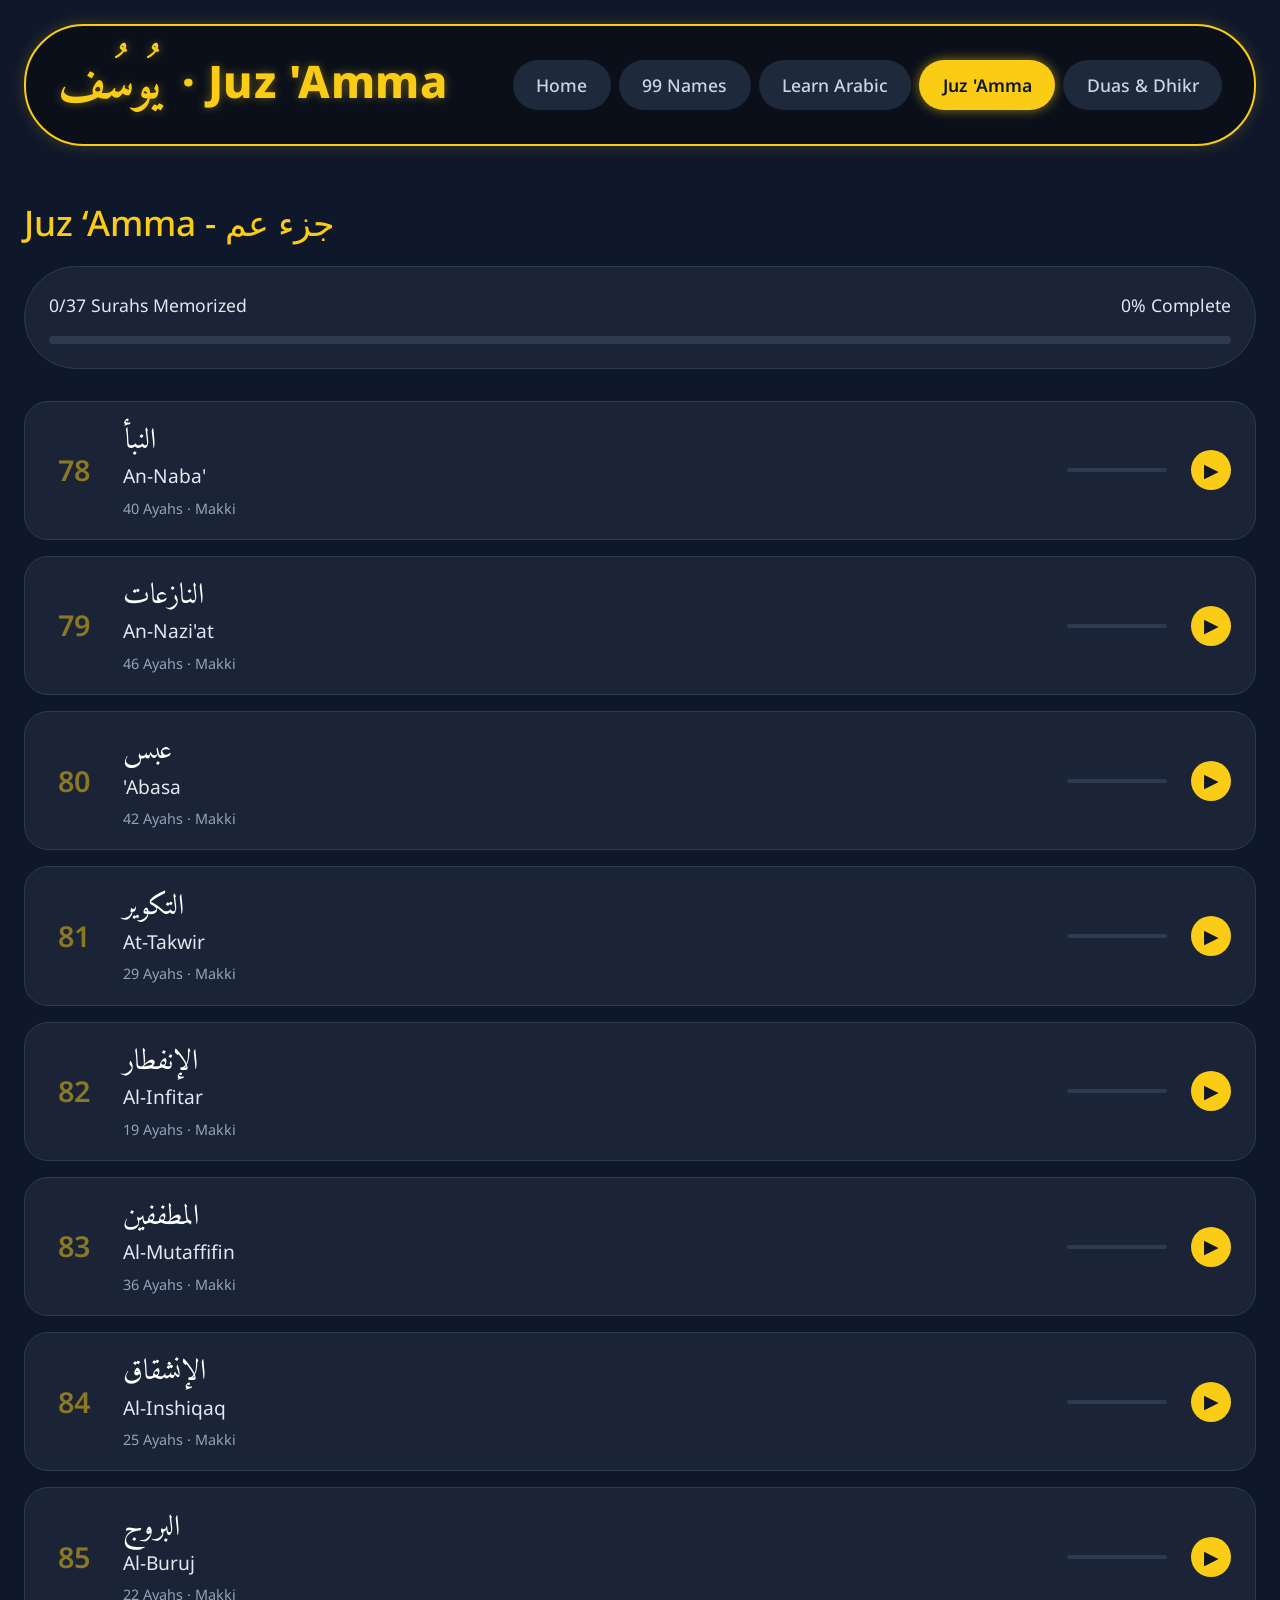
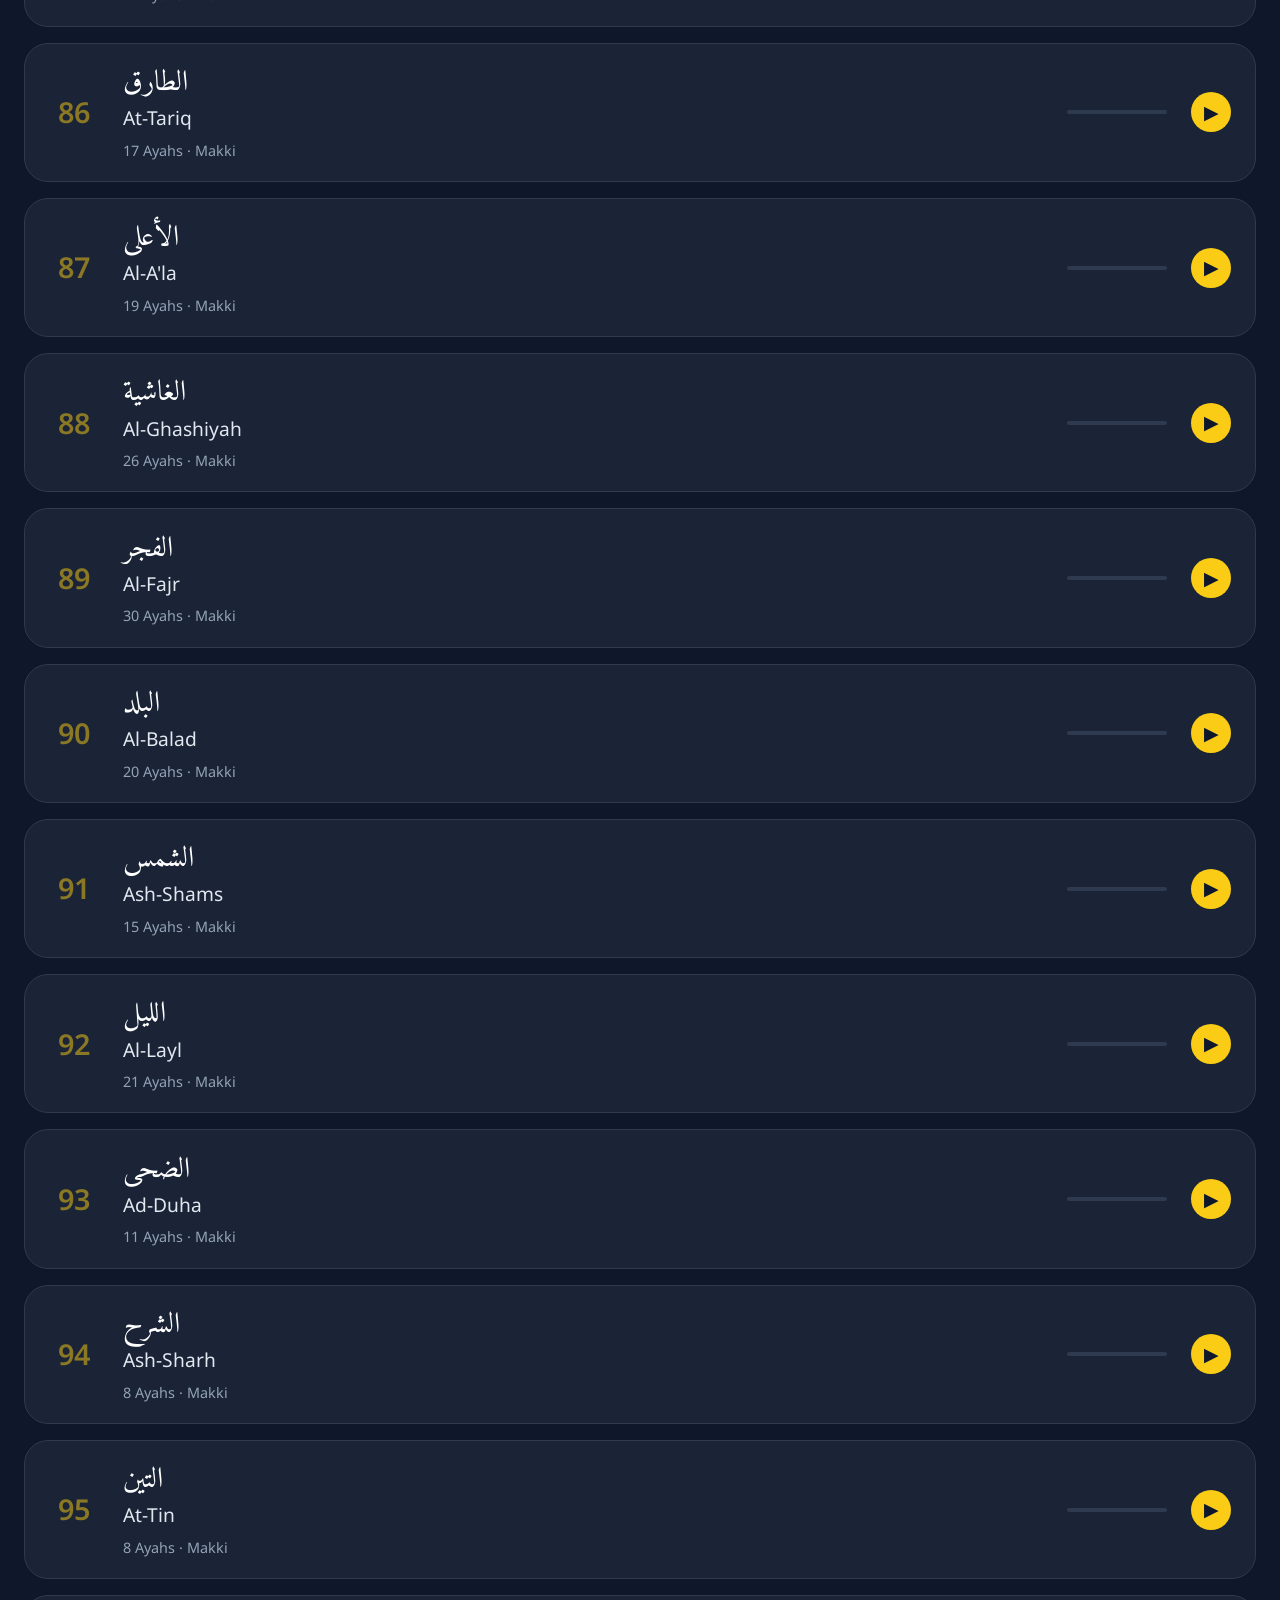
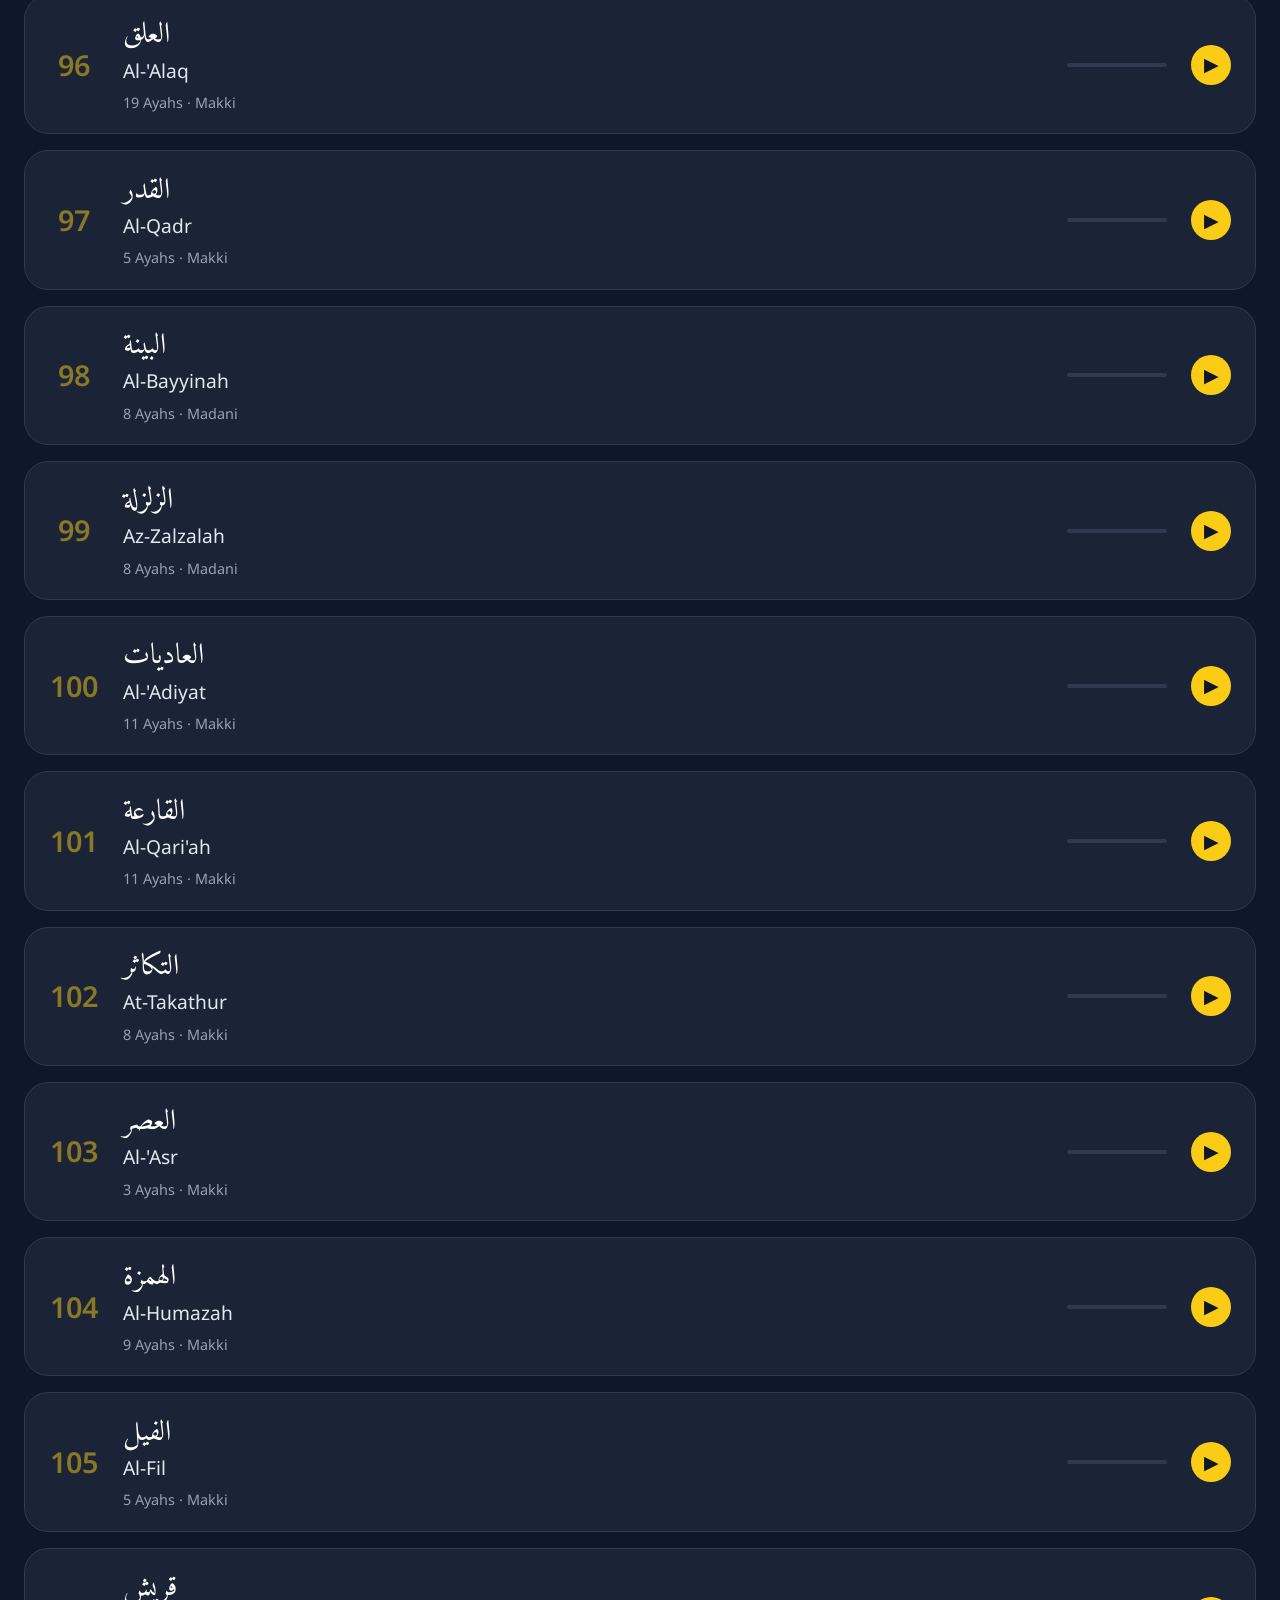
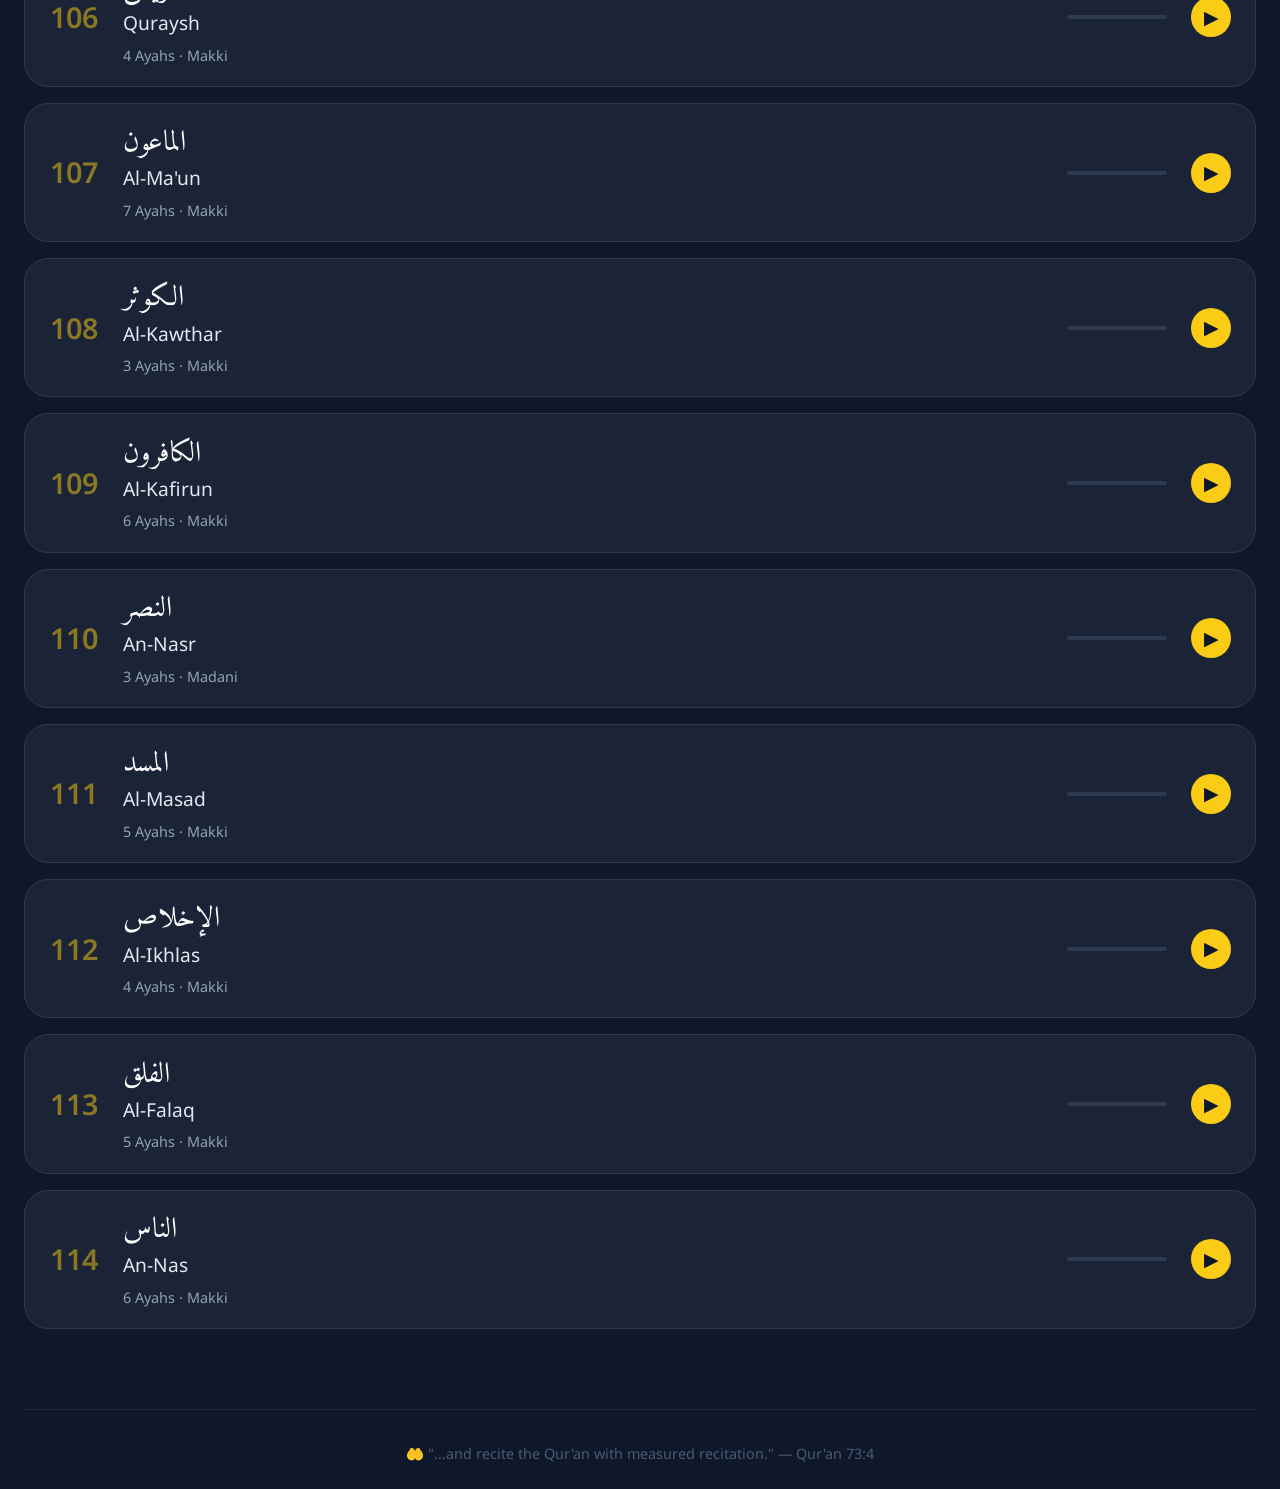
<file: juzAmma.html>
<!DOCTYPE html>
<html lang="en">
<head>
    <meta charset="UTF-8">
    <meta name="viewport" content="width=device-width, initial-scale=1.0">
    <title>Yusuf · Juz 'Amma</title>
    <link rel="stylesheet" href="css/style.css">
    <link rel="preconnect" href="https://fonts.googleapis.com">
    <link rel="preconnect" href="https://fonts.gstatic.com" crossorigin>
    <link href="https://fonts.googleapis.com/css2?family=Amiri:wght@400;700&family=Noto+Sans:ital,wght@0,400;0,600;1,400&display=swap" rel="stylesheet">
</head>
<body>
    <div class="container">
        <header class="header">
            <div class="logo">
                <h1><span class="arabic-logo">يُوسُف</span> · Juz 'Amma</h1>
            </div>
            <nav class="nav">
                <a href="index.html">Home</a>
                <a href="names.html">99 Names</a>
                <a href="arabic.html">Learn Arabic</a>
                <a href="juzAmma.html" class="active">Juz 'Amma</a>
                <a href="dua-dhikr.html">Duas & Dhikr</a>
            </nav>
        </header>

        <main id="juz-content" class="juz-content">
            <!-- Content loaded dynamically -->
            <div class="loading">Loading Juz 'Amma...</div>
        </main>

        <footer class="footer">
            <p>🤲 "...and recite the Qur'an with measured recitation." — Qur'an 73:4</p>
        </footer>
    </div>

   <!-- Scripts - Load in correct order -->
<script src="js/juzAmmaData.js"></script>
<script src="js/juzAmmaTranslations.js"></script>
<script src="js/audioManager.js"></script>   <!-- ADD THIS -->
<script src="js/juzAmma.js"></script>

    <script>
        // Initialize when page loads
        document.addEventListener('DOMContentLoaded', function() {
            console.log('Juz Amma page loaded');
            console.log('Data check:');
            console.log('- juzAmmaData:', window.juzAmmaData ? '✅ Loaded' : '❌ Missing');
            console.log('- transliterationData:', window.transliterationData ? '✅ Loaded' : '❌ Missing');
            console.log('- swahiliTranslations:', window.swahiliTranslations ? '✅ Loaded' : '❌ Missing');
            
            if (typeof initJuzAmma === 'function') {
                initJuzAmma();
            } else {
                console.error('initJuzAmma function not found');
                
                // Fallback: Display basic surah list
                const content = document.getElementById('juz-content');
                if (content && window.juzAmmaData) {
                    let html = `
                        <div class="juz-header">
                            <h2>Juz ‘Amma - جزء عم</h2>
                            <p class="header-subtitle">Surahs 78-114 · The Last Chapter of the Qur'an</p>
                        </div>
                        <div class="surah-grid">
                    `;
                    
                    window.juzAmmaData.forEach(surah => {
                        html += `
                            <div class="surah-card" onclick="simpleOpenSurah(${surah.id})">
                                <div class="surah-number">${surah.surahNumber || surah.id}</div>
                                <div class="surah-info">
                                    <div class="surah-arabic">${surah.arabicName || surah.arabic || ''}</div>
                                    <div class="surah-english">${surah.englishName || surah.name}</div>
                                    <div class="surah-ayahs">${surah.ayahCount || 0} Ayahs · ${surah.revelation || 'Makki'}</div>
                                </div>
                            </div>
                        `;
                    });
                    html += '</div>';
                    content.innerHTML = html;
                } else {
                    document.getElementById('juz-content').innerHTML = `
                        <div class="error-message">
                            <h3>⚠️ Error Loading Juz Amma</h3>
                            <p>Please check that all script files are loaded correctly:</p>
                            <ul>
                                <li>juzAmmaData.js: ${window.juzAmmaData ? '✅' : '❌'}</li>
                                <li>juzAmmaTranslations.js: ${window.transliterationData ? '✅' : '❌'}</li>
                                <li>juzAmma.js: ${typeof initJuzAmma === 'function' ? '✅' : '❌'}</li>
                            </ul>
                        </div>
                    `;
                }
            }
        });

        // Simple fallback function
        function simpleOpenSurah(id) {
            const surah = window.juzAmmaData?.find(s => s.id === id);
            alert(`Opening Surah ${surah?.englishName || id}\n\nFull audio and translations feature coming soon!\n\nCurrently showing: Arabic only`);
        }
    </script>

    <script>
  if ('serviceWorker' in navigator) {
    navigator.serviceWorker.register('/sw.js')
      .then(reg => console.log('✅ Service Worker registered'))
      .catch(err => console.log('❌ Service Worker error:', err));
  }
</script>
</body>
</html>
</file>
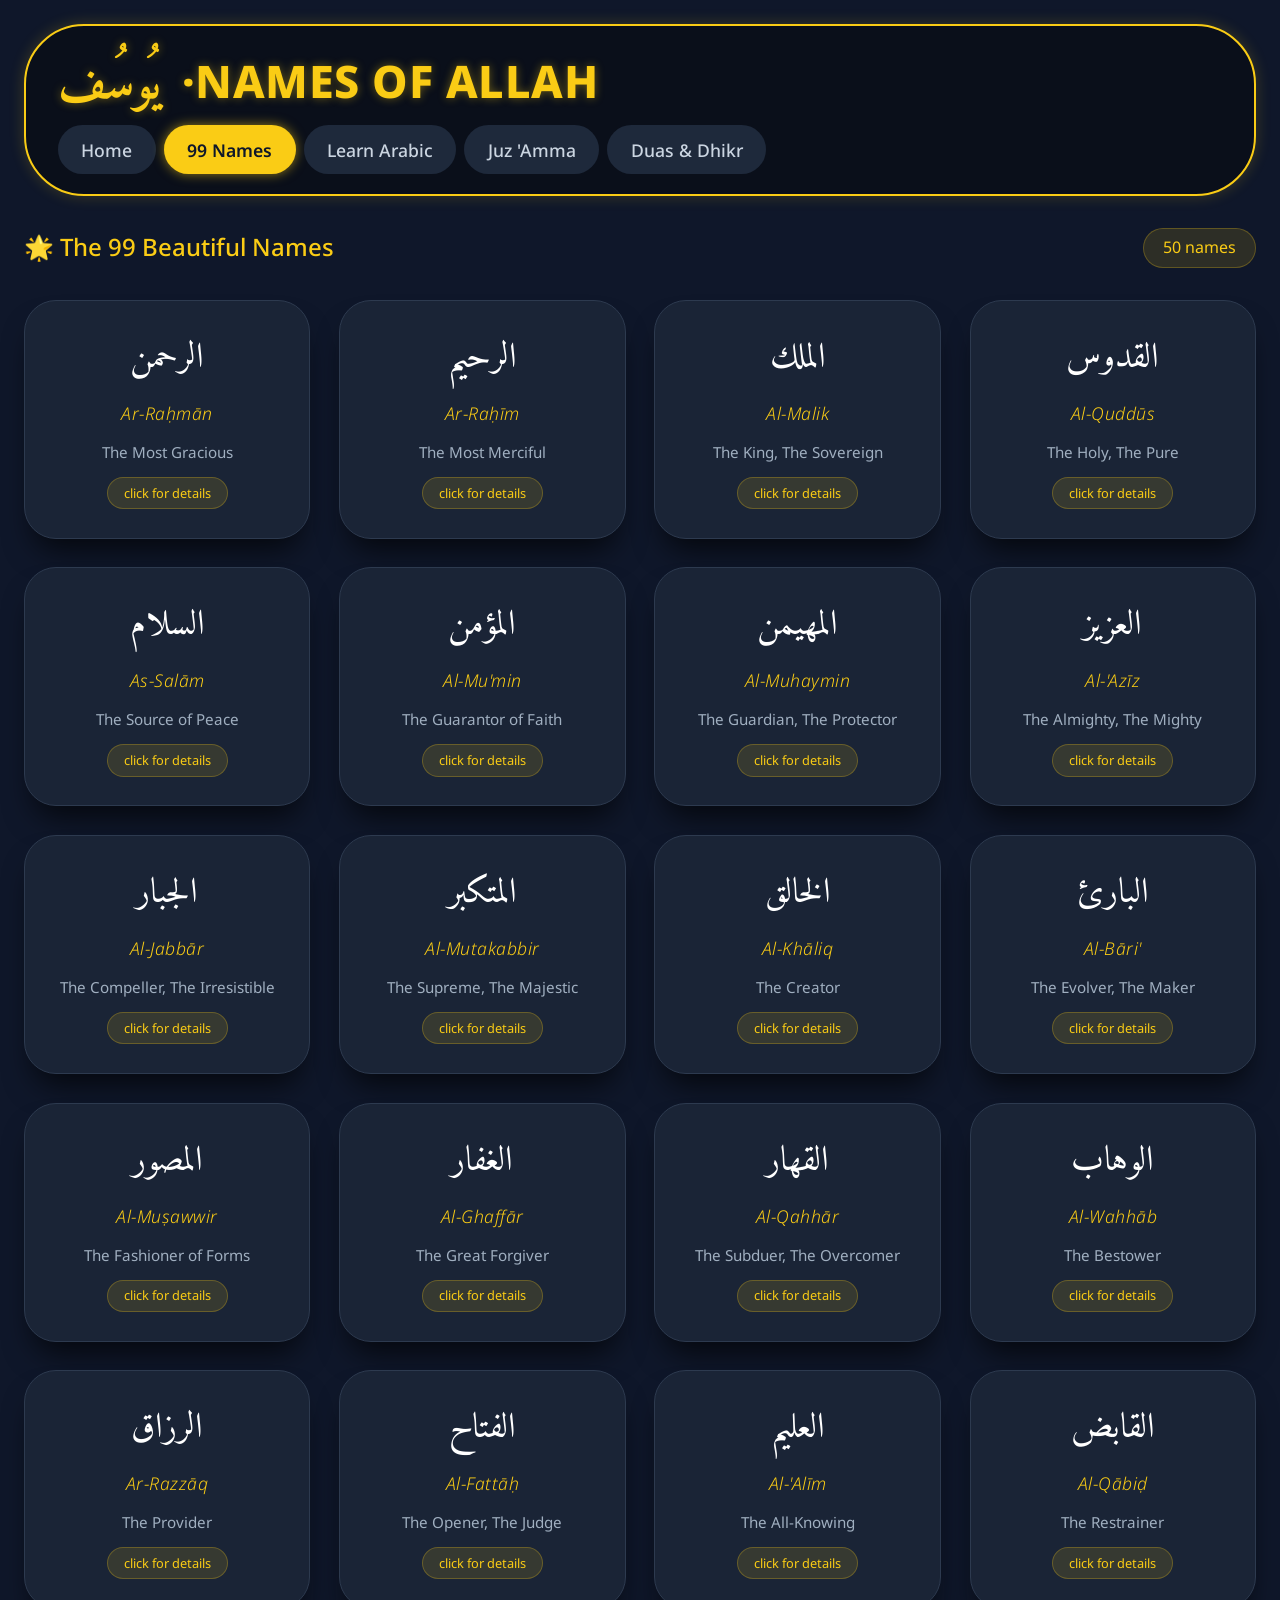
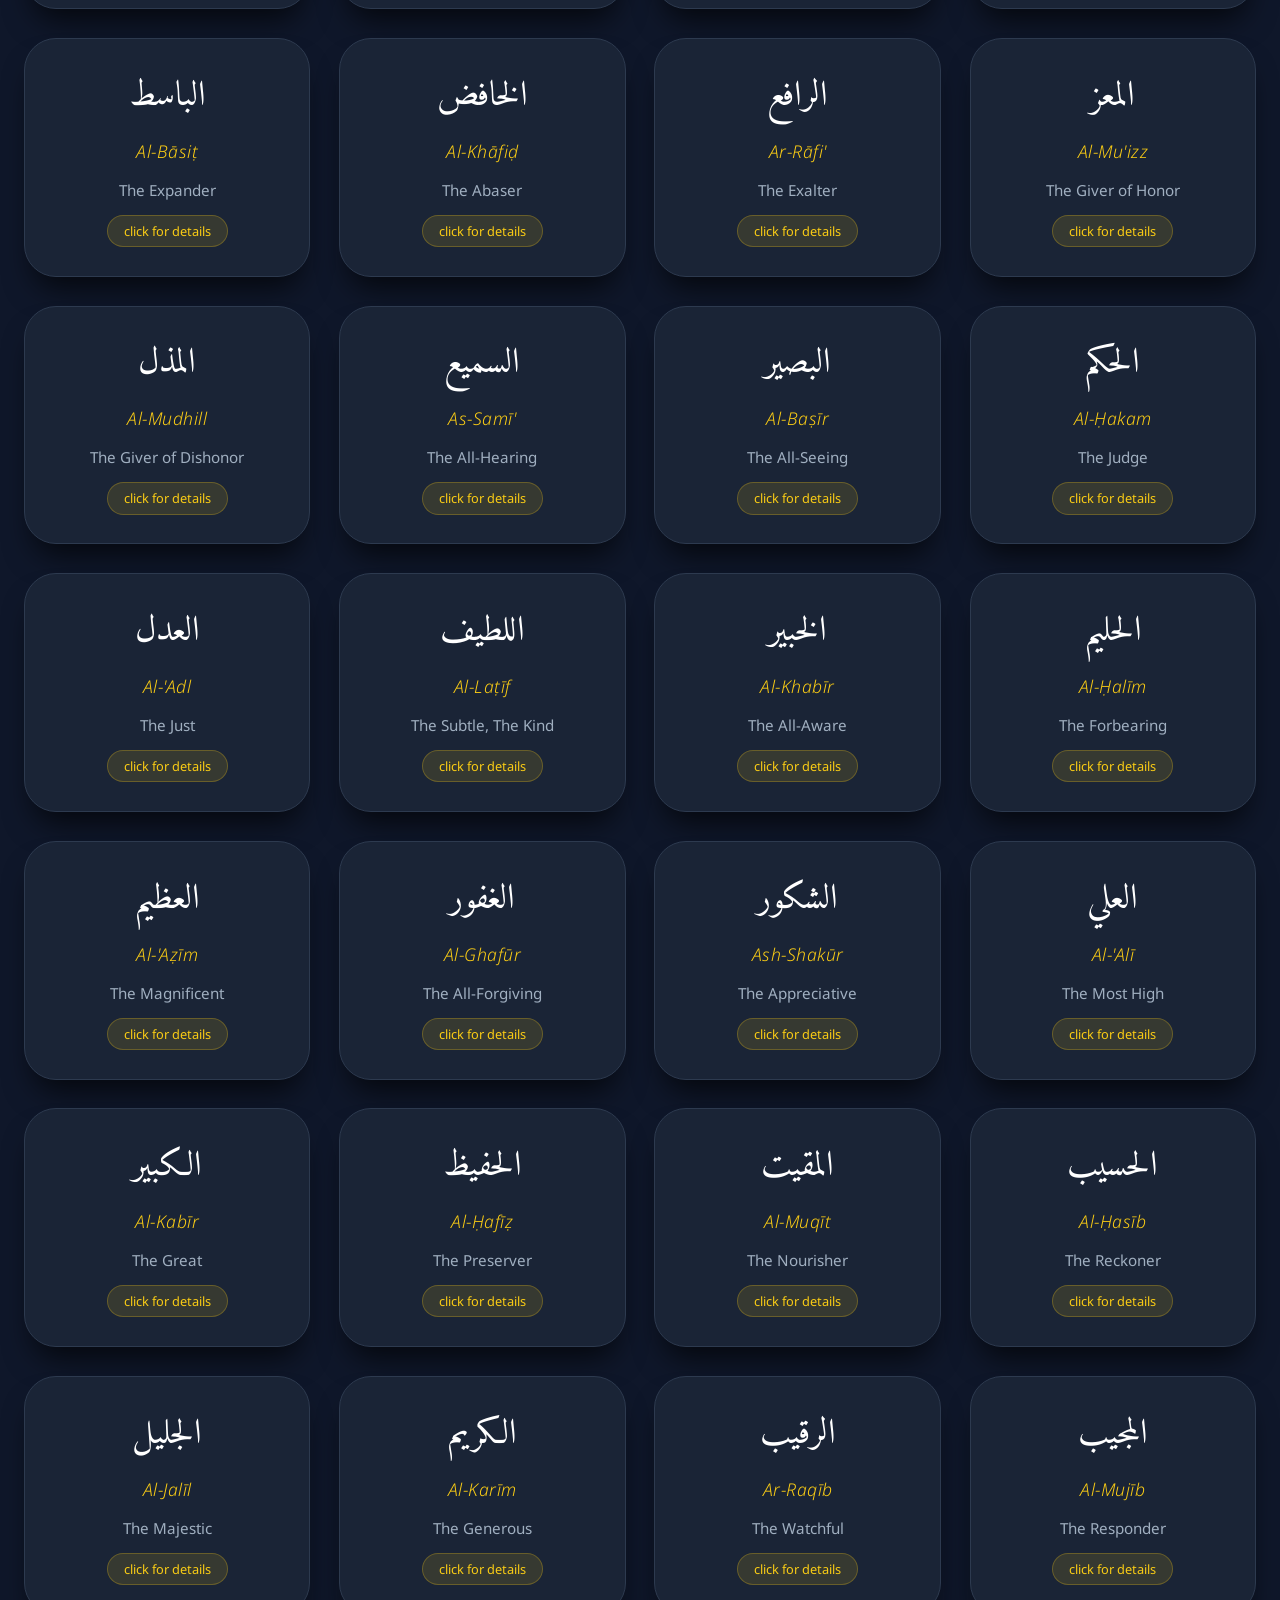
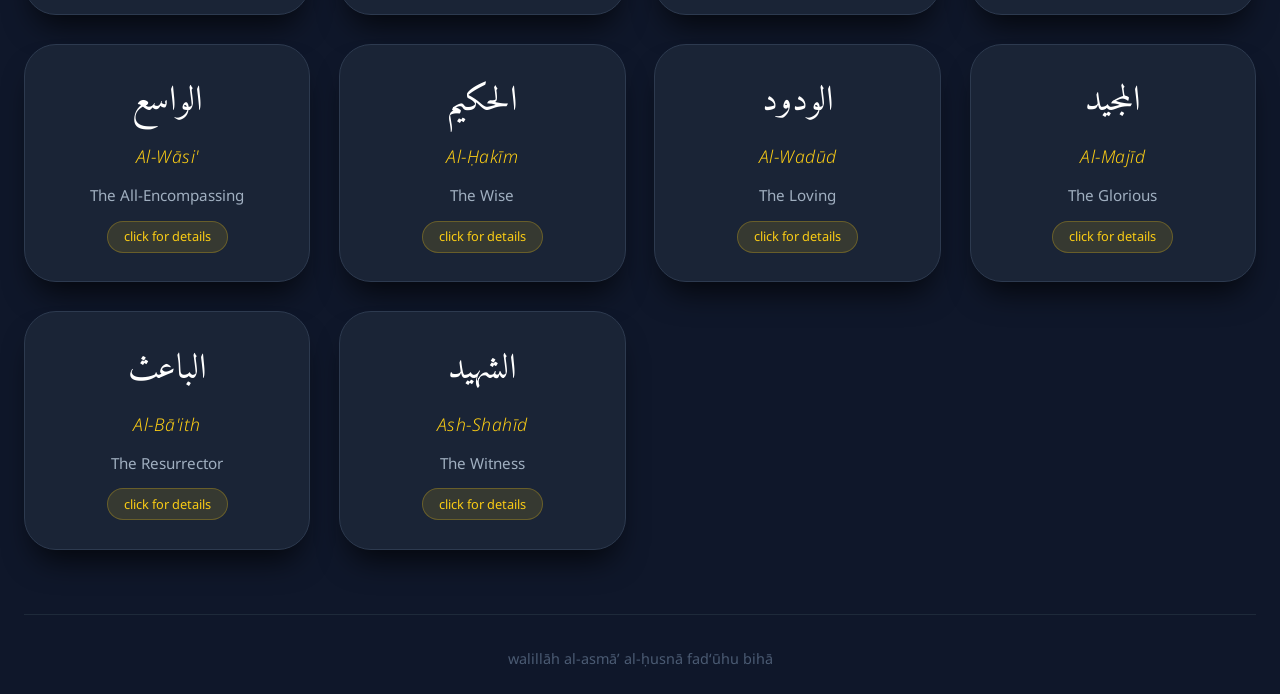
<file: names.html>
<!DOCTYPE html>
<html lang="en">
<head>
  <meta charset="UTF-8">
  <meta name="viewport" content="width=device-width, initial-scale=1.0">
  <title>Yusuf · 99 Names of Allah</title>
  <link rel="stylesheet" href="css/style.css">
  <link rel="preconnect" href="https://fonts.googleapis.com">
  <link rel="preconnect" href="https://fonts.gstatic.com" crossorigin>
  <link href="https://fonts.googleapis.com/css2?family=Amiri:wght@400;700&family=Noto+Sans:ital,wght@0,400;0,600;1,400&display=swap" rel="stylesheet">
</head>
<body>
  <div class="container">
    <header class="header">
      <div class="logo">
        <h1><span class="arabic-logo">يُوسُف</span> ·NAMES OF ALLAH</h1>
      </div>
      <nav class="nav">
        <a href="index.html">Home</a>
        <a href="names.html" class="active">99 Names</a>
        <a href="arabic.html">Learn Arabic</a>
        <a href="juzAmma.html">Juz 'Amma</a>
        <a href="dua-dhikr.html">Duas & Dhikr</a>
      </nav>
    </header>

    <main>
      <!-- Grid View -->
      <section id="namesGrid">
        <div class="section-header">
          <h2>🌟 The 99 Beautiful Names</h2>
          <span class="badge large" id="namesCount">99 names</span>
        </div>
        
        <div class="names-grid" id="namesGridContainer">
          <!-- Dynamically filled by JavaScript -->
          <div class="loading-message">Loading names...</div>
        </div>
      </section>

      <!-- Detail View (hidden initially) -->
      <section id="nameDetail" class="hidden">
        <button class="btn-back" id="backToGrid">← Back to all names</button>
        
        <div class="detail-card">
          <div class="detail-header">
            <div class="name-arabic-large" id="detailArabic">الرحمن</div>
            <div class="name-translit-large" id="detailTranslit">Ar-Raḥmān</div>
          </div>
          
          <div class="detail-content">
            <div class="detail-row">
              <div class="detail-label">Meaning</div>
              <div class="detail-value" id="detailMeaning">The Most Gracious</div>
            </div>
            
            <div class="detail-row">
              <div class="detail-label">Evidence</div>
              <div class="detail-value" id="detailEvidence">Qur'an 1:3, 55:1</div>
            </div>
            
            <div class="detail-row">
              <div class="detail-label">Reflection</div>
              <div class="detail-value" id="detailReflection">Allah's mercy encompasses all of creation, believers and non-believers alike.</div>
            </div>
            
            <div class="detail-row">
              <div class="detail-label">When to Use</div>
              <div class="detail-value" id="detailWhen">When seeking mercy, when feeling hopeless, when asking for forgiveness</div>
            </div>
            
            <div class="detail-row">
              <div class="detail-label">Du'a Example</div>
              <div class="detail-value dua-example" id="detailDua">Yā Raḥmān irḥamnī</div>
            </div>
            
            <div class="detail-row">
              <div class="detail-label">Tajwīd Note</div>
              <div class="detail-value" id="detailTajwid">The letter ḥ (ح) is a deep throat sound, not like English 'h'</div>
            </div>
            
            <div class="detail-row">
              <div class="detail-label">Related Names</div>
              <div class="detail-value" id="detailRelated">Ar-Raḥīm, Al-Ghafūr, Al-Wadūd</div>
            </div>
            
            <div class="personal-note-section">
              <label for="personalNote" class="detail-label">📝 Personal Reflection</label>
              <textarea id="personalNote" class="personal-note" placeholder="Write your personal reflections about this name..." rows="3"></textarea>
            </div>
          </div>
        </div>
      </section>
    </main>

    <footer class="footer">
      <p>walillāh al-asmāʼ al-ḥusnā fadʻūhu bihā</p>
    </footer>
  </div>

  <!-- Scripts - Updated with correct file names -->
  <script src="js/namesData.js"></script>
  <script src="js/main.js"></script>

  <script>
  if ('serviceWorker' in navigator) {
    navigator.serviceWorker.register('/sw.js')
      .then(reg => console.log('✅ Service Worker registered'))
      .catch(err => console.log('❌ Service Worker error:', err));
  }
</script>
</body>
</html>
</file>
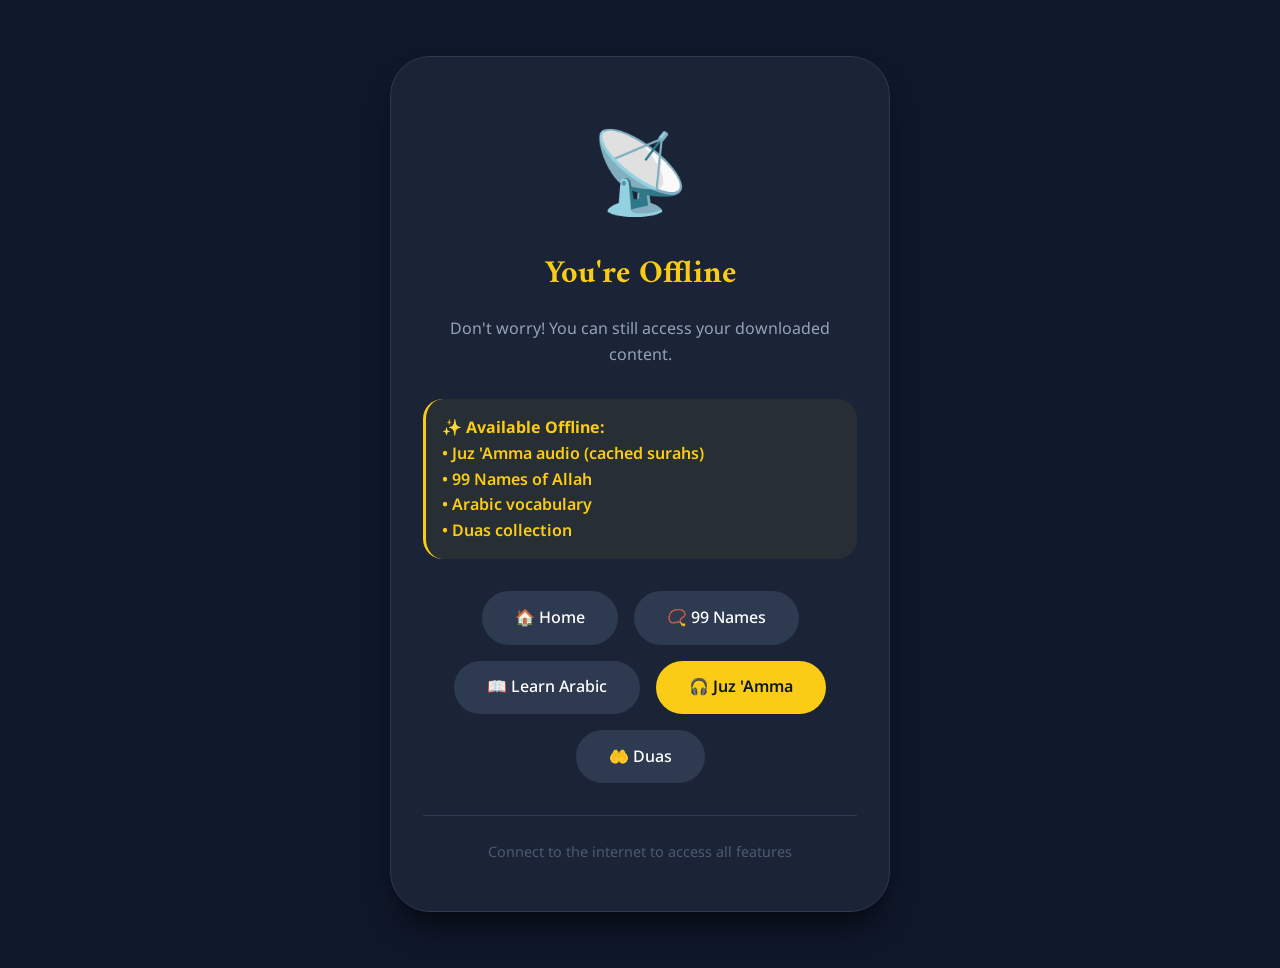
<file: offline.html>
<!DOCTYPE html>
<html lang="en">
<head>
    <meta charset="UTF-8">
    <meta name="viewport" content="width=device-width, initial-scale=1.0">
    <title>Offline · Yusuf</title>
    <link rel="stylesheet" href="css/style.css">
    <link rel="preconnect" href="https://fonts.googleapis.com">
    <link rel="preconnect" href="https://fonts.gstatic.com" crossorigin>
    <link href="https://fonts.googleapis.com/css2?family=Amiri:wght@400;700&family=Noto+Sans:ital,wght@0,400;0,600;1,400&display=swap" rel="stylesheet">
    <style>
        .offline-container {
            min-height: 80vh;
            display: flex;
            align-items: center;
            justify-content: center;
            text-align: center;
            padding: 2rem;
        }
        
        .offline-card {
            background: #1a2436;
            border-radius: 40px;
            padding: 3rem 2rem;
            border: 1px solid #2d3a4f;
            max-width: 500px;
            width: 100%;
            box-shadow: 0 20px 30px -10px rgba(0, 0, 0, 0.7);
        }
        
        .offline-icon {
            font-size: 5rem;
            margin-bottom: 1rem;
            animation: float 3s ease-in-out infinite;
        }
        
        .offline-title {
            font-size: 2rem;
            color: #facc15;
            margin-bottom: 1rem;
            font-family: 'Amiri', serif;
        }
        
        .offline-text {
            color: #94a3b8;
            margin-bottom: 2rem;
            line-height: 1.6;
        }
        
        .offline-highlight {
            color: #facc15;
            font-weight: 600;
            margin: 1rem 0;
            padding: 1rem;
            background: #facc1510;
            border-radius: 20px;
            border-left: 3px solid #facc15;
            text-align: left;
        }
        
        .offline-actions {
            display: flex;
            gap: 1rem;
            justify-content: center;
            flex-wrap: wrap;
            margin-top: 2rem;
        }
        
        .offline-btn {
            background: #2d3a4f;
            border: none;
            color: white;
            padding: 0.8rem 2rem;
            border-radius: 40px;
            cursor: pointer;
            text-decoration: none;
            transition: all 0.2s;
            font-weight: 500;
            border: 1px solid transparent;
        }
        
        .offline-btn:hover {
            background: #3d4e66;
            border-color: #facc1540;
            color: #facc15;
        }
        
        .offline-btn.primary {
            background: #facc15;
            color: #0f172a;
            font-weight: 600;
        }
        
        .offline-btn.primary:hover {
            background: #ffd966;
            transform: translateY(-2px);
            box-shadow: 0 5px 15px rgba(250, 204, 21, 0.3);
        }
        
        .offline-footer {
            margin-top: 2rem;
            color: #4b5b73;
            font-size: 0.9rem;
            border-top: 1px solid #2d3a4f;
            padding-top: 1.5rem;
        }
        
        @keyframes float {
            0%, 100% { transform: translateY(0); }
            50% { transform: translateY(-10px); }
        }
        
        @media (max-width: 480px) {
            .offline-card {
                padding: 2rem 1.5rem;
            }
            
            .offline-title {
                font-size: 1.8rem;
            }
            
            .offline-icon {
                font-size: 4rem;
            }
        }
    </style>
</head>
<body>
    <div class="container">
        <div class="offline-container">
            <div class="offline-card">
                <div class="offline-icon">📡</div>
                <h1 class="offline-title">You're Offline</h1>
                <p class="offline-text">
                    Don't worry! You can still access your downloaded content.
                </p>
                
                <div class="offline-highlight">
                    <strong>✨ Available Offline:</strong><br>
                    • Juz 'Amma audio (cached surahs)<br>
                    • 99 Names of Allah<br>
                    • Arabic vocabulary<br>
                    • Duas collection
                </div>
                
                <div class="offline-actions">
                    <a href="index.html" class="offline-btn">🏠 Home</a>
                    <a href="names.html" class="offline-btn">📿 99 Names</a>
                    <a href="arabic.html" class="offline-btn">📖 Learn Arabic</a>
                    <a href="juzAmma.html" class="offline-btn primary">🎧 Juz 'Amma</a>
                    <a href="dua-dhikr.html" class="offline-btn">🤲 Duas</a>
                </div>
                
                <div class="offline-footer">
                    <p>Connect to the internet to access all features</p>
                </div>
            </div>
        </div>
    </div>


    <script>
  if ('serviceWorker' in navigator) {
    navigator.serviceWorker.register('/sw.js')
      .then(reg => console.log('✅ Service Worker registered'))
      .catch(err => console.log('❌ Service Worker error:', err));
  }
</script>
</body>
</html>
</file>
<file: css/style.css>
/* ===== SAMKRAN ILM · MAIN STYLESHEET ===== */
/* Dark navy · Gold accent · Academic transliteration */

* {
  margin: 0;
  padding: 0;
  box-sizing: border-box;
}


body {
  background-color: #0f172a;
  color: #e2e8f0;
  font-family: 'Noto Sans', -apple-system, BlinkMacSystemFont, 'Segoe UI', sans-serif;
  line-height: 1.6;
  min-height: 100vh;
}

.container {
  max-width: 1400px;
  margin: 0 auto;
  padding: 1.5rem;
}

/* ===== HEADER & NAVIGATION ===== */
.header {
  display: flex;
  justify-content: space-between;
  align-items: center;
  flex-wrap: wrap;
  background-color: #0a0f1a;
  padding: 1.2rem 2rem;
  border-radius: 60px;
  border: 2px solid #facc15;
  box-shadow: 0 0 15px rgba(250, 204, 21, 0.2);
  margin-bottom: 2rem;
}

.logo h1 {
  font-size: 2.8rem;
  font-weight: 800;
  color: #facc15;
  text-shadow: 0 0 10px rgba(250, 204, 21, 0.4);
  letter-spacing: 0.5px;
}

.arabic-logo {
  font-family: 'Amiri', serif;
  font-size: 3rem;
  margin-right: 0.5rem;
  font-weight: 800;
}

.nav {
  display: flex;
  gap: 0.5rem;
  flex-wrap: wrap;
}

.nav a {
  color: #cbd5e1;
  text-decoration: none;
  padding: 0.6rem 1.4rem;
  border-radius: 40px;
  background-color: #1e293b;
  border: 1px solid transparent;
  transition: all 0.2s ease;
  font-weight: 500;
  font-size: 1.1rem;
}

.nav a:hover {
  border-color: #facc1540;
  color: #facc15;
  background-color: #2d3a4f;
}

.nav a.active {
  background-color: #facc15;
  color: #0f172a;
  font-weight: 600;
  box-shadow: 0 0 12px #facc1590;
}

/* ===== CARDS & GRIDS (GENERAL) ===== */
.dashboard {
  display: grid;
  grid-template-columns: repeat(auto-fit, minmax(320px, 1fr));
  gap: 2rem;
  margin-bottom: 2.5rem;
}

.card,
.dua-card,
.name-card,
.word-card,
.dhikr-card,
.tool-card,
.stat-card,
.root-card,
.phrase-card,
.sentence-card,
.quiz-card-large {
  background: #1a2436;
  border-radius: 32px;
  padding: 1.8rem 1.5rem;
  border: 1px solid #2d3a4f;
  box-shadow: 0 20px 30px -10px rgba(0, 0, 0, 0.7);
  transition: transform 0.2s, border-color 0.2s;
}

.card:hover,
.dua-card:hover,
.name-card:hover,
.word-card:hover,
.dhikr-card:hover,
.tool-card:hover,
.stat-card:hover,
.root-card:hover,
.phrase-card:hover,
.sentence-card:hover {
  border-color: #facc1550;
  transform: translateY(-4px);
}

.card-header {
  display: flex;
  align-items: center;
  gap: 0.8rem;
  margin-bottom: 1.5rem;
  border-left: 4px solid #facc15;
  padding-left: 1rem;
}

.card-header h2,
.dua-header h2,
.dhikr-header h2,
.tools-header h2 {
  font-size: 1.3rem;
  font-weight: 500;
  color: #facc15;
}

.card-icon,
.header-icon {
  font-size: 1.8rem;
}

.card-body {
  display: flex;
  flex-direction: column;
  gap: 1rem;
}

/* ===== TYPOGRAPHY ===== */
.arabic-large {
  font-family: 'Amiri', 'Traditional Arabic', serif;
  font-size: 2.8rem;
  color: #ffffff;
  line-height: 1.3;
  text-align: center;
  margin-bottom: 0.3rem;
}

.transliteration {
  font-size: 1.3rem;
  color: #facc15;
  font-style: italic;
  font-weight: 300;
  text-align: center;
  letter-spacing: 0.5px;
  border-bottom: 1px dashed #334155;
  padding-bottom: 0.8rem;
}

.meaning,
.swahili-text {
  font-size: 1.1rem;
  color: #a0afc0;
  text-align: center;
  font-weight: 400;
}

.reflection-box {
  background: #0f172a80;
  border-radius: 24px;
  padding: 1rem;
  font-size: 0.95rem;
  color: #b1c3d9;
  border-left: 3px solid #facc1560;
  margin: 0.5rem 0;
}

.dua-box {
  background: #2b3448;
  padding: 0.8rem 1rem;
  border-radius: 60px;
  font-size: 1rem;
  color: #f1e5b0;
  text-align: center;
}

.dua-label {
  color: #facc15;
  font-weight: 600;
  margin-right: 0.5rem;
}

.evidence-badge,
.source-badge,
.category-badge,
.badge {
  background: #facc1520;
  color: #facc15;
  padding: 0.3rem 1rem;
  border-radius: 30px;
  font-size: 0.8rem;
  border: 1px solid #facc1540;
  display: inline-block;
  white-space: nowrap;
}

.source-badge.quran {
  background: #4ade8020;
  color: #4ade80;
  border-color: #4ade8040;
}

.source-badge.hadith {
  background: #60a5fa20;
  color: #60a5fa;
  border-color: #60a5fa40;
}

.badge.large {
  font-size: 1rem;
  padding: 0.4rem 1.2rem;
}

/* ===== COUNTERS (used in Dhikr) ===== */
.dhikr-item {
  background: #1e2a3a;
  border-radius: 60px;
  padding: 1rem 1.2rem;
  margin-bottom: 1rem;
}

.dhikr-text {
  font-family: 'Amiri', serif;
  font-size: 1.5rem;
  display: block;
  margin-bottom: 0.3rem;
}

.dhikr-translit {
  font-size: 0.9rem;
  color: #94a3b8;
  font-style: italic;
  display: block;
  margin-bottom: 0.8rem;
}

.counter-controls {
  display: flex;
  align-items: center;
  justify-content: space-between;
  gap: 0.5rem;
}

.counter-btn {
  background: #facc15;
  border: none;
  color: #0f172a;
  font-weight: bold;
  padding: 0.4rem 1rem;
  border-radius: 30px;
  cursor: pointer;
  transition: 0.15s;
  font-size: 0.9rem;
}

.counter-btn:hover {
  background: #ffd966;
  transform: scale(1.02);
}

.counter-value {
  font-size: 1.5rem;
  font-weight: 600;
  color: white;
  min-width: 3rem;
  text-align: center;
}

.reset-btn,
.counter-control-btn {
  background: transparent;
  border: 1px solid #facc1540;
  color: #cbd5e1;
  padding: 0.3rem 1rem;
  border-radius: 30px;
  cursor: pointer;
  transition: 0.1s;
}

.reset-btn:hover,
.counter-control-btn:hover {
  background: #facc1510;
  border-color: #facc15;
}

.btn-secondary {
  background: transparent;
  border: 1px solid #facc15;
  color: #facc15;
  padding: 0.6rem 1.5rem;
  border-radius: 40px;
  cursor: pointer;
  font-size: 0.95rem;
  margin-top: 0.5rem;
  width: 100%;
  transition: 0.15s;
}

.btn-secondary:hover {
  background: #facc1510;
}

/* ===== STATS ROW ===== */
.stats-row {
  display: grid;
  grid-template-columns: repeat(auto-fit, minmax(150px, 1fr));
  gap: 1.5rem;
  margin: 2rem 0;
}

.stat-card {
  background: #1a2436;
  border-radius: 40px;
  padding: 1.5rem;
  text-align: center;
  border: 1px solid #2d3a4f;
}

.stat-value {
  font-size: 2.5rem;
  font-weight: 600;
  color: #facc15;
  display: block;
  line-height: 1.2;
}

.stat-label {
  font-size: 0.95rem;
  color: #94a3b8;
}

/* ===== NAMES GRID ===== */
.names-grid {
  display: grid;
  grid-template-columns: repeat(auto-fill, minmax(280px, 1fr));
  gap: 1.8rem;
  margin: 2rem 0;
}

.name-card {
  background: #1a2436;
  border-radius: 32px;
  padding: 1.8rem 1.2rem;
  border: 1px solid #2d3a4f;
  cursor: pointer;
  transition: all 0.2s;
  display: flex;
  flex-direction: column;
  gap: 0.8rem;
}

.name-card:hover {
  border-color: #facc15;
  transform: translateY(-5px);
  box-shadow: 0 20px 25px -10px #000000cc;
}

.name-card .arabic-name {
  font-family: 'Amiri', serif;
  font-size: 2.2rem;
  color: white;
  text-align: center;
}

.name-card .transliteration {
  font-size: 1.1rem;
  border-bottom: none;
  padding-bottom: 0;
}

.name-card .meaning {
  font-size: 0.95rem;
}

/* ===== DETAIL VIEW ===== */
.hidden {
  display: none !important;
}

.btn-back {
  background: #1e2a3a;
  border: 1px solid #facc1540;
  color: white;
  padding: 0.6rem 1.8rem;
  border-radius: 40px;
  cursor: pointer;
  margin-bottom: 1.5rem;
  font-size: 1rem;
}

.btn-back:hover {
  background: #2a3a50;
  border-color: #facc15;
}

.detail-card {
  background: #1a2436;
  border-radius: 40px;
  padding: 2.5rem;
  border: 1px solid #2d3a4f;
}

.detail-header {
  text-align: center;
  margin-bottom: 2rem;
  border-bottom: 1px solid #334155;
  padding-bottom: 1.5rem;
}

.name-arabic-large {
  font-family: 'Amiri', serif;
  font-size: 4.5rem;
  color: #facc15;
  line-height: 1.3;
}

.name-translit-large {
  font-size: 2rem;
  color: #e2e8f0;
  font-style: italic;
}

.detail-row {
  display: flex;
  flex-wrap: wrap;
  border-bottom: 1px dashed #334155;
  padding: 1rem 0;
}

.detail-label {
  flex: 0 0 140px;
  color: #94a3b8;
  font-weight: 500;
}

.detail-value {
  flex: 1;
  color: white;
}

.personal-note-section {
  margin-top: 2rem;
  padding-top: 1rem;
}

.personal-note {
  width: 100%;
  background: #1e2a3a;
  border: 1px solid #3d4e66;
  border-radius: 28px;
  padding: 1.2rem;
  color: white;
  font-family: inherit;
  margin-top: 0.5rem;
  resize: vertical;
}

/* ===== WORDS GRID ===== */
.words-grid {
  display: grid;
  grid-template-columns: repeat(auto-fill, minmax(300px, 1fr));
  gap: 1.2rem;
  max-height: 600px;
  overflow-y: auto;
  padding-right: 0.5rem;
  margin: 1.5rem 0;
}

.word-card {
  background: #1b2538;
  border-radius: 24px;
  padding: 1.2rem;
  border: 1px solid #2e3b50;
  display: flex;
  flex-direction: column;
  gap: 0.5rem;
}

.word-arabic {
  font-family: 'Amiri', serif;
  font-size: 2rem;
  color: white;
}

.word-translit {
  color: #facc15;
  font-style: italic;
  font-size: 1rem;
}

.word-meaning {
  color: #a0afc0;
  font-size: 0.95rem;
}

.word-root {
  font-size: 0.85rem;
  color: #64748b;
  background: #0f172a;
  padding: 0.2rem 0.8rem;
  border-radius: 20px;
  display: inline-block;
  align-self: flex-start;
}

.tajweed-note {
  font-size: 0.8rem;
  background: #132237;
  padding: 0.2rem 1rem;
  border-radius: 30px;
  color: #aaccff;
  border: 1px dashed #3b4e6b;
  cursor: help;
}

/* ===== TABS (general) ===== */
.tabs-container,
.main-tabs-container,
.learning-tabs {
  display: flex;
  flex-wrap: wrap;
  gap: 0.5rem;
  margin: 2rem 0;
  background: #1a2436;
  padding: 0.8rem;
  border-radius: 60px;
  border: 1px solid #2d3a4f;
  justify-content: center;
}

.tab-btn,
.main-tab-btn,
.learning-tabs .tab-btn,
.filter-btn,
.category-pill,
.dhikr-cat-btn {
  background: transparent;
  border: none;
  color: #94a3b8;
  padding: 0.7rem 1.5rem;
  border-radius: 40px;
  cursor: pointer;
  font-size: 1rem;
  transition: all 0.2s;
  flex: 0 1 auto;
  min-width: 120px;
  white-space: nowrap;
}

.tab-btn:hover,
.main-tab-btn:hover,
.learning-tabs .tab-btn:hover,
.filter-btn:hover,
.category-pill:hover,
.dhikr-cat-btn:hover {
  background: #2d3a4f;
  color: white;
}

.tab-btn.active,
.main-tab-btn.active,
.learning-tabs .tab-btn.active,
.filter-btn.active,
.category-pill.active,
.dhikr-cat-btn.active {
  background: #facc15;
  color: #0f172a;
  font-weight: 600;
}

.tab-content {
  display: block;
}

.tab-content.hidden,
.main-tab-content.hidden {
  display: none !important;
}

/* ===== SEARCH BOX ===== */
.search-box {
  background: #1e2a3a;
  border: 1px solid #3d4e66;
  border-radius: 60px;
  padding: 0.8rem 1.5rem;
  color: white;
  font-size: 1rem;
  width: 100%;
  max-width: 400px;
  margin: 1rem 0;
}

.search-box:focus {
  outline: none;
  border-color: #facc15;
}

/* ===== PHRASES LIST ===== */
.phrases-list {
  max-height: 600px;
  overflow-y: auto;
  padding-right: 0.5rem;
}

.phrase-item {
  background: #1b2538;
  border-radius: 28px;
  padding: 1.2rem;
  margin-bottom: 0.8rem;
  border: 1px solid #2e3b50;
}

.phrase-arabic {
  font-family: 'Amiri', serif;
  font-size: 1.8rem;
  color: white;
  margin-right: 1rem;
}

.phrase-translit {
  color: #facc15;
  font-style: italic;
  font-size: 1rem;
}

.phrase-meaning {
  color: #a0afc0;
  margin: 0.5rem 0;
}

.phrase-usage {
  font-size: 0.85rem;
  color: #64748b;
  background: #0f172a;
  padding: 0.2rem 0.8rem;
  border-radius: 20px;
  display: inline-block;
}

/* ===== SLIDESHOW ===== */
.slideshow-container {
  background: #111e2e;
  border-radius: 48px;
  padding: 2.5rem 2rem;
  text-align: center;
  margin: 2rem 0;
  border: 1px solid #facc1520;
}

.slideshow-arabic {
  font-family: 'Amiri', serif;
  font-size: 3.5rem;
  color: #facc15;
  line-height: 1.4;
  margin-bottom: 0.5rem;
}

.slideshow-translit {
  font-size: 1.8rem;
  color: #e2e8f0;
  font-style: italic;
  margin-bottom: 1rem;
}

.slideshow-meaning {
  font-size: 1.3rem;
  color: #94a3b8;
  margin-bottom: 1.5rem;
}

.slideshow-count {
  background: #facc1520;
  color: #facc15;
  padding: 0.5rem 2rem;
  border-radius: 60px;
  display: inline-block;
  font-size: 1.2rem;
  border: 1px solid #facc1540;
  margin-bottom: 1.5rem;
}

.slideshow-nav {
  display: flex;
  justify-content: center;
  gap: 1rem;
  margin: 1.5rem 0;
}

.nav-btn {
  background: #1e2a3a;
  border: 1px solid #facc1540;
  color: white;
  padding: 0.6rem 2rem;
  border-radius: 40px;
  font-size: 1rem;
  cursor: pointer;
  transition: 0.1s;
}

.nav-btn:hover {
  background: #2a3a50;
  border-color: #facc15;
}

.timer-note {
  color: #64748b;
  font-size: 0.9rem;
}

/* ===== ROOTS & KHUTBAH ===== */
.roots-grid {
  display: grid;
  grid-template-columns: repeat(auto-fit, minmax(250px, 1fr));
  gap: 1.5rem;
  margin: 2rem 0;
}

.root-card {
  background: #1a2436;
  border-radius: 28px;
  padding: 1.5rem;
  border: 1px solid #2d3a4f;
}

.root-letters {
  font-family: 'Amiri', serif;
  font-size: 2.5rem;
  color: #facc15;
  margin-bottom: 0.5rem;
}

.root-meaning {
  color: white;
  font-weight: 500;
  margin-bottom: 1rem;
}

.root-words {
  list-style: none;
}

.root-words li {
  padding: 0.3rem 0;
  border-bottom: 1px dashed #334155;
  display: flex;
  justify-content: space-between;
}

.khutbah-grid {
  display: grid;
  grid-template-columns: repeat(auto-fill, minmax(200px, 1fr));
  gap: 1rem;
  margin: 1.5rem 0;
}

.khutbah-item {
  background: #1b2538;
  border-radius: 20px;
  padding: 1rem;
  text-align: center;
}

.khutbah-arabic {
  font-family: 'Amiri', serif;
  font-size: 1.8rem;
  color: white;
}

.khutbah-translit {
  color: #facc15;
  font-style: italic;
  font-size: 0.9rem;
}

.khutbah-meaning {
  color: #94a3b8;
  font-size: 0.85rem;
  margin-top: 0.3rem;
}

/* ===== FOOTER ===== */
.footer {
  margin-top: 4rem;
  text-align: center;
  color: #4b5b73;
  font-size: 0.9rem;
  border-top: 1px solid #1e2a3a;
  padding-top: 2rem;
}

/* ===== UTILITY CLASSES ===== */
.section-header {
  display: flex;
  justify-content: space-between;
  align-items: center;
  flex-wrap: wrap;
  margin: 1.5rem 0;
}

.section-header h2 {
  color: #facc15;
  font-weight: 500;
}

.info-box {
  background: #1a2436;
  border-radius: 28px;
  padding: 1.5rem;
  margin: 1.5rem 0;
  border-left: 4px solid #facc15;
}

/* ===== SCROLLBAR STYLING ===== */
::-webkit-scrollbar {
  width: 8px;
}

::-webkit-scrollbar-track {
  background: #1a2436;
  border-radius: 10px;
}

::-webkit-scrollbar-thumb {
  background: #3d4e66;
  border-radius: 10px;
}

::-webkit-scrollbar-thumb:hover {
  background: #facc1540;
}

/* ===== JUZ 'AMMA STYLES ===== */
.juz-content {
  min-height: 60vh;
  padding: 1rem 0;
}

.juz-header {
  margin-bottom: 2rem;
}

.juz-header h2 {
  font-size: 2.2rem;
  color: #facc15;
  margin-bottom: 1rem;
  font-weight: 500;
}

.progress-summary {
  background: #1a2436;
  border-radius: 60px;
  padding: 1.5rem;
  margin-bottom: 2rem;
  border: 1px solid #2d3a4f;
}

.summary-stats {
  display: flex;
  justify-content: space-between;
  margin-bottom: 1rem;
  color: #e2e8f0;
}

.stat {
  font-size: 1.1rem;
}

.overall-progress-bar {
  height: 8px;
  background: #2d3a4f;
  border-radius: 10px;
  overflow: hidden;
}

.progress-fill {
  height: 100%;
  background: linear-gradient(90deg, #facc15, #4ade80);
  transition: width 0.3s ease;
}

.surah-grid {
  display: flex;
  flex-direction: column;
  gap: 1rem;
}

.surah-card {
  background: #1a2436;
  border-radius: 24px;
  padding: 1.2rem 1.5rem;
  border: 1px solid #2d3a4f;
  display: flex;
  align-items: center;
  gap: 1.5rem;
  position: relative;
  transition: all 0.2s ease;
  cursor: pointer;
}

.surah-card:hover {
  border-color: #facc15;
  transform: translateX(8px);
  box-shadow: 0 4px 12px rgba(250, 204, 21, 0.1);
}

.surah-card.memorized {
  border-left: 4px solid #4ade80;
}

.surah-number {
  font-size: 1.8rem;
  font-weight: 600;
  color: #facc15;
  opacity: 0.5;
  min-width: 50px;
  text-align: center;
}

.surah-info {
  flex: 1;
}

.surah-arabic {
  font-family: 'Amiri', serif;
  font-size: 1.8rem;
  color: white;
  line-height: 1.4;
}

.surah-english {
  font-size: 1.2rem;
  color: #e2e8f0;
  margin-bottom: 0.3rem;
}

.surah-ayahs {
  font-size: 0.9rem;
  color: #94a3b8;
}

.surah-progress {
  width: 100px;
  height: 4px;
  background: #2d3a4f;
  border-radius: 4px;
  overflow: hidden;
}

.surah-progress .progress-bar {
  height: 100%;
  background: #4ade80;
  transition: width 0.3s ease;
}

.memorized-badge {
  position: absolute;
  top: -8px;
  right: 20px;
  background: #4ade80;
  color: #0f172a;
  padding: 0.2rem 1rem;
  border-radius: 30px;
  font-size: 0.8rem;
  font-weight: 600;
}

.play-btn-small {
  background: #facc15;
  border: none;
  color: #0f172a;
  width: 40px;
  height: 40px;
  border-radius: 50%;
  font-size: 1.2rem;
  cursor: pointer;
  transition: all 0.2s;
  display: flex;
  align-items: center;
  justify-content: center;
}

.play-btn-small:hover {
  transform: scale(1.1);
  box-shadow: 0 0 20px #facc15;
}

.surah-view {
  animation: fadeIn 0.3s ease;
}

.back-btn {
  background: #1e2a3a;
  border: 1px solid #facc1540;
  color: white;
  padding: 0.6rem 1.5rem;
  border-radius: 40px;
  cursor: pointer;
  margin-bottom: 2rem;
  font-size: 1rem;
  transition: all 0.2s;
}

.back-btn:hover {
  background: #2a3a50;
  border-color: #facc15;
}

.surah-header {
  text-align: center;
  margin-bottom: 2rem;
  padding: 2rem;
  background: #1a2436;
  border-radius: 40px;
  border: 1px solid #2d3a4f;
}

.surah-arabic-large {
  font-family: 'Amiri', serif;
  font-size: 3.5rem;
  color: #facc15;
  margin-bottom: 0.5rem;
}

.surah-english-large {
  font-size: 1.8rem;
  color: #e2e8f0;
  margin-bottom: 0.5rem;
}

.surah-meta {
  color: #94a3b8;
  font-size: 1rem;
}

.audio-player {
  background: #1a2436;
  border-radius: 60px;
  padding: 1.5rem;
  margin-bottom: 2rem;
  border: 1px solid #2d3a4f;
}

.player-controls {
  display: flex;
  gap: 1rem;
  justify-content: center;
  flex-wrap: wrap;
  margin-bottom: 1rem;
}

.control-btn {
  background: #2d3a4f;
  border: none;
  color: white;
  padding: 0.6rem 1.5rem;
  border-radius: 40px;
  cursor: pointer;
  font-size: 1rem;
  transition: all 0.2s;
  min-width: 100px;
}

.control-btn:hover {
  background: #facc15;
  color: #0f172a;
}

.speed-control {
  display: flex;
  align-items: center;
  gap: 0.5rem;
}

.speed-control select {
  background: #2d3a4f;
  border: 1px solid #facc1540;
  color: white;
  padding: 0.5rem 1rem;
  border-radius: 30px;
  cursor: pointer;
}

.progress-container {
  position: relative;
  height: 10px;
  background: #2d3a4f;
  border-radius: 10px;
  overflow: hidden;
}

.progress-container .progress-bar {
  position: absolute;
  top: 0;
  left: 0;
  height: 100%;
  background: linear-gradient(90deg, #facc15, #4ade80);
  pointer-events: none;
}

.seek-slider {
  position: absolute;
  top: 0;
  left: 0;
  width: 100%;
  height: 100%;
  opacity: 0;
  cursor: pointer;
  z-index: 2;
}

.seek-slider:hover {
  opacity: 0.3;
}

.view-controls {
  display: flex;
  gap: 0.5rem;
  justify-content: center;
  margin-bottom: 2rem;
  flex-wrap: wrap;
}

.view-btn {
  background: transparent;
  border: 1px solid #2d3a4f;
  color: #94a3b8;
  padding: 0.6rem 1.2rem;
  border-radius: 40px;
  cursor: pointer;
  transition: all 0.2s;
  font-size: 0.95rem;
}

.view-btn:hover {
  border-color: #facc15;
  color: white;
}

.view-btn.active {
  background: #facc15;
  color: #0f172a;
  border-color: #facc15;
  font-weight: 600;
}

.ayah-container {
  background: #1a2436;
  border-radius: 40px;
  padding: 2rem;
  border: 1px solid #2d3a4f;
  max-height: 500px;
  overflow-y: auto;
}

.ayah {
  padding: 1rem;
  border-bottom: 1px solid #2d3a4f;
  transition: all 0.2s;
  font-size: 1.2rem;
  line-height: 1.8;
  cursor: pointer;
}

.ayah:last-child {
  border-bottom: none;
}

.ayah:hover {
  background: #2d3a4f;
  transform: translateX(5px);
}

.ayah.active-ayah {
  background: rgba(250, 204, 21, 0.15);
  border-left: 4px solid #facc15;
  border-radius: 0 8px 8px 0;
}

.ayah-number {
  color: #facc15;
  font-weight: 600;
  margin-right: 1rem;
  min-width: 40px;
  display: inline-block;
  font-size: 1rem;
}

.ayah-arabic {
  font-family: 'Amiri', serif;
  font-size: 1.8rem;
  color: white;
  line-height: 2.2;
  direction: rtl;
  display: inline-block;
  width: 100%;
  text-align: right;
}

.ayah-translit {
  color: #e2e8f0;
  font-style: italic;
  font-size: 1.2rem;
  line-height: 1.8;
}

.ayah-swahili {
  color: #94a3b8;
  font-size: 1.1rem;
  line-height: 1.8;
}

/* Memorization Mode */
.ayah-container.memorization-mode .ayah:not(.active-ayah) .ayah-arabic,
.ayah-container.memorization-mode .ayah:not(.active-ayah) .ayah-translit,
.ayah-container.memorization-mode .ayah:not(.active-ayah) .ayah-swahili {
  filter: blur(5px);
  user-select: none;
  opacity: 0.5;
}

.ayah-container.memorization-mode .ayah.active-ayah .ayah-arabic,
.ayah-container.memorization-mode .ayah.active-ayah .ayah-translit,
.ayah-container.memorization-mode .ayah.active-ayah .ayah-swahili {
  filter: none;
  opacity: 1;
  font-weight: bold;
}

/* Surah Navigation */
.surah-navigation {
  display: flex;
  justify-content: space-between;
  margin-top: 2rem;
  gap: 1rem;
  flex-wrap: wrap;
}

.surah-navigation .nav-btn {
  background: #1e2a3a;
  border: 1px solid #facc1540;
  color: white;
  padding: 0.8rem 1.5rem;
  border-radius: 40px;
  cursor: pointer;
  font-size: 1rem;
  transition: all 0.2s;
  flex: 1;
  min-width: 150px;
}

.surah-navigation .nav-btn:hover:not(:disabled) {
  background: #2a3a50;
  border-color: #facc15;
}

.surah-navigation .nav-btn:disabled {
  opacity: 0.3;
  cursor: not-allowed;
}

/* ===== ARABIC LEARNING PAGE STYLES ===== */
.arabic-page {
  max-width: 1200px;
  margin: 0 auto;
  padding: 2rem 1rem;
}

.arabic-header {
  text-align: center;
  margin-bottom: 2rem;
}

.arabic-header h2 {
  font-size: 2rem;
  color: #facc15;
  margin-bottom: 0.5rem;
  font-family: 'Amiri', serif;
}

.arabic-subtitle {
  color: #94a3b8;
  font-size: 1.1rem;
}

/* Learning Progress */
.learning-progress {
  display: grid;
  grid-template-columns: repeat(auto-fit, minmax(200px, 1fr));
  gap: 1.5rem;
  margin-bottom: 2.5rem;
  padding: 1.5rem;
  background: #1a2436;
  border-radius: 16px;
  border: 1px solid #2d3a4f;
}

.progress-item {
  text-align: center;
}

.progress-label {
  display: block;
  font-weight: 600;
  color: #e2e8f0;
  margin-bottom: 0.5rem;
}

.progress-bar-container {
  height: 8px;
  background: #2d3a4f;
  border-radius: 4px;
  margin-bottom: 0.5rem;
  overflow: hidden;
}

.progress-bar-fill {
  height: 100%;
  background: linear-gradient(90deg, #facc15, #4ade80);
  border-radius: 4px;
  transition: width 0.5s ease;
}

.progress-count {
  color: #94a3b8;
  font-size: 0.9rem;
}

/* Letters Master Grid */
.letters-master-grid {
  display: grid;
  grid-template-columns: repeat(auto-fill, minmax(100px, 1fr));
  gap: 1rem;
  margin-bottom: 2rem;
}

.letter-master-card {
  background: #1a2436;
  border: 2px solid #2d3a4f;
  border-radius: 12px;
  padding: 1rem;
  text-align: center;
  cursor: pointer;
  transition: all 0.3s ease;
  position: relative;
}

.letter-master-card:hover {
  transform: translateY(-5px);
  border-color: #facc15;
  box-shadow: 0 10px 20px rgba(0, 0, 0, 0.5);
}

.letter-main {
  font-family: 'Amiri', serif;
  font-size: 3rem;
  color: #facc15;
  line-height: 1;
  margin-bottom: 0.5rem;
}

.letter-name {
  display: block;
  font-weight: 600;
  color: #e2e8f0;
  font-size: 0.9rem;
}

.letter-sound {
  display: block;
  color: #94a3b8;
  font-size: 0.8rem;
}

.viewed-badge {
  position: absolute;
  top: 5px;
  right: 5px;
  background: #facc15;
  color: #0f172a;
  width: 20px;
  height: 20px;
  border-radius: 50%;
  display: flex;
  align-items: center;
  justify-content: center;
  font-size: 0.8rem;
  font-weight: bold;
}

.viewed-badge-small {
  position: absolute;
  top: 5px;
  right: 5px;
  color: #facc15;
  font-size: 1rem;
}

/* Letter Modal */
.letter-modal {
  position: fixed;
  top: 0;
  left: 0;
  width: 100%;
  height: 100%;
  background: rgba(0, 0, 0, 0.9);
  display: flex;
  align-items: center;
  justify-content: center;
  z-index: 1000;
}

.letter-modal-content {
  background: #1a2436;
  border: 2px solid #facc15;
  border-radius: 20px;
  padding: 2rem;
  max-width: 500px;
  width: 90%;
  max-height: 80vh;
  overflow-y: auto;
  position: relative;
}

.close-modal {
  position: absolute;
  top: 1rem;
  right: 1rem;
  background: none;
  border: none;
  font-size: 1.5rem;
  cursor: pointer;
  color: #94a3b8;
}

.close-modal:hover {
  color: #facc15;
}

.letter-modal-header {
  text-align: center;
  margin-bottom: 2rem;
  padding-bottom: 1rem;
  border-bottom: 1px solid #2d3a4f;
}

.letter-modal-arabic {
  font-family: 'Amiri', serif;
  font-size: 5rem;
  color: #facc15;
  line-height: 1;
}

.letter-modal-name {
  font-size: 1.2rem;
  color: #e2e8f0;
}

.letter-detail-item {
  margin-bottom: 1.5rem;
}

.detail-label {
  display: block;
  font-weight: 600;
  color: #facc15;
  margin-bottom: 0.25rem;
}

.detail-value {
  color: #e2e8f0;
}

.example-list {
  margin: 0.5rem 0 0 1.5rem;
  color: #94a3b8;
}

.letter-practice-btn {
  width: 100%;
  padding: 1rem;
  background: #facc15;
  color: #0f172a;
  border: none;
  border-radius: 8px;
  font-weight: 600;
  cursor: pointer;
  transition: all 0.3s ease;
  margin-top: 1rem;
}

.letter-practice-btn:hover {
  background: #ffd966;
  transform: translateY(-2px);
}

/* Writing Practice */
.letter-practice {
  background: #1a2436;
  border: 1px solid #2d3a4f;
  border-radius: 16px;
  padding: 2rem;
  margin-top: 2rem;
  text-align: center;
}

.letter-practice h4 {
  color: #facc15;
  margin-bottom: 1.5rem;
}

.writing-practice {
  display: flex;
  align-items: center;
  justify-content: center;
  gap: 1rem;
  flex-wrap: wrap;
}

.writing-letter {
  font-family: 'Amiri', serif;
  font-size: 4rem;
  color: #facc15;
  background: #0f172a;
  padding: 1rem 2rem;
  border-radius: 12px;
  border: 1px solid #2d3a4f;
}

.writing-input {
  padding: 1rem;
  font-size: 1.5rem;
  width: 100px;
  text-align: center;
  border: 2px solid #2d3a4f;
  border-radius: 8px;
  font-family: 'Amiri', serif;
  background: #0f172a;
  color: white;
}

.writing-check, .writing-next {
  padding: 0.75rem 1.5rem;
  border: none;
  border-radius: 8px;
  font-weight: 600;
  cursor: pointer;
  transition: all 0.3s ease;
}

.writing-check {
  background: #facc15;
  color: #0f172a;
}

.writing-check:hover {
  background: #ffd966;
}

.writing-next {
  background: #2d3a4f;
  color: white;
}

.writing-next:hover {
  background: #3d4e66;
}

/* Flashcard */
.word-flashcard {
  position: fixed;
  top: 50%;
  left: 50%;
  transform: translate(-50%, -50%);
  background: #1a2436;
  border: 2px solid #facc15;
  border-radius: 20px;
  padding: 2rem;
  max-width: 500px;
  width: 90%;
  z-index: 1000;
  box-shadow: 0 20px 40px rgba(0, 0, 0, 0.8);
}

.flashcard-content {
  text-align: center;
}

.flashcard-arabic {
  font-family: 'Amiri', serif;
  font-size: 4rem;
  color: #facc15;
  margin-bottom: 1rem;
}

.flashcard-translit {
  font-size: 1.2rem;
  color: #e2e8f0;
  margin-bottom: 0.5rem;
}

.flashcard-meaning {
  font-size: 1.5rem;
  font-weight: 600;
  color: white;
  margin-bottom: 1rem;
}

.flashcard-example {
  background: #0f172a;
  padding: 1rem;
  border-radius: 8px;
  margin: 1rem 0;
  color: #94a3b8;
  font-style: italic;
}

.flashcard-navigation {
  display: flex;
  justify-content: center;
  gap: 1rem;
  margin-top: 1.5rem;
}

.flashcard-navigation button {
  padding: 0.5rem 2rem;
  border: 1px solid #2d3a4f;
  border-radius: 8px;
  background: #0f172a;
  color: white;
  cursor: pointer;
  transition: all 0.3s ease;
}

.flashcard-navigation button:hover {
  background: #facc15;
  color: #0f172a;
  border-color: #facc15;
}

.close-flashcard {
  position: absolute;
  top: 1rem;
  right: 1rem;
  background: none;
  border: none;
  font-size: 1.5rem;
  cursor: pointer;
  color: #94a3b8;
}

.close-flashcard:hover {
  color: #facc15;
}

/* Conversation Container */
.conversation-container {
  background: #1a2436;
  border-radius: 20px;
  padding: 2rem;
  border: 1px solid #2d3a4f;
}

.conversation-header {
  display: flex;
  gap: 1rem;
  margin-bottom: 2rem;
  flex-wrap: wrap;
}

.category-select {
  flex: 1;
  min-width: 200px;
  padding: 0.75rem;
  border: 2px solid #2d3a4f;
  border-radius: 8px;
  font-size: 1rem;
  color: white;
  background: #0f172a;
}

.shuffle-btn {
  padding: 0.75rem 1.5rem;
  background: #facc15;
  color: #0f172a;
  border: none;
  border-radius: 8px;
  cursor: pointer;
  transition: all 0.3s ease;
  font-weight: 600;
}

.shuffle-btn:hover {
  background: #ffd966;
  transform: translateY(-2px);
}

.conversation-dialogue {
  margin-bottom: 2rem;
}

.conversation-line {
  padding: 1rem;
  margin-bottom: 1rem;
  border-radius: 12px;
  cursor: pointer;
  transition: all 0.3s ease;
  position: relative;
}

.conversation-line.speaker-a {
  background: #1e2a3a;
  border-left: 4px solid #facc15;
}

.conversation-line.speaker-b {
  background: #2a3a4f;
  border-left: 4px solid #4ade80;
}

.conversation-line:hover {
  transform: translateX(5px);
  box-shadow: 0 5px 10px rgba(0, 0, 0, 0.3);
}

.speaker-label {
  font-weight: 600;
  color: #facc15;
  margin-bottom: 0.5rem;
}

.conversation-arabic {
  font-family: 'Amiri', serif;
  font-size: 1.5rem;
  color: white;
  margin-bottom: 0.25rem;
  line-height: 1.4;
  direction: rtl;
}

.conversation-translit {
  font-size: 0.9rem;
  color: #94a3b8;
  font-style: italic;
  margin-bottom: 0.25rem;
}

.conversation-meaning {
  color: #e2e8f0;
}

.current-line {
  position: absolute;
  top: 0.5rem;
  right: 0.5rem;
  background: #facc15;
  color: #0f172a;
  padding: 0.2rem 0.5rem;
  border-radius: 4px;
  font-size: 0.8rem;
  font-weight: bold;
}

/* Conversation Practice */
.conversation-practice {
  background: #0f172a;
  border: 1px solid #2d3a4f;
  border-radius: 16px;
  padding: 2rem;
  margin-top: 2rem;
}

.conversation-practice h4 {
  color: #facc15;
  margin-bottom: 1rem;
}

.practice-role {
  margin-bottom: 1rem;
  font-weight: 600;
  color: #e2e8f0;
}

.practice-role span {
  color: #facc15;
}

.practice-line {
  background: #1a2436;
  padding: 1rem;
  border-radius: 8px;
  margin-bottom: 1rem;
  border: 1px solid #2d3a4f;
  color: white;
}

.practice-input-group {
  display: flex;
  gap: 0.5rem;
  margin-bottom: 1rem;
}

.practice-input-group input {
  flex: 1;
  padding: 1rem;
  border: 2px solid #2d3a4f;
  border-radius: 8px;
  font-size: 1rem;
  background: #0f172a;
  color: white;
}

.practice-input-group button {
  padding: 0 2rem;
  background: #facc15;
  color: #0f172a;
  border: none;
  border-radius: 8px;
  cursor: pointer;
  transition: all 0.3s ease;
  font-weight: 600;
}

.practice-input-group button:hover {
  background: #ffd966;
}

.practice-feedback {
  padding: 1rem;
  border-radius: 8px;
  font-weight: 600;
}

.practice-feedback.success {
  background: #4ade8020;
  color: #4ade80;
  border: 1px solid #4ade80;
}

.practice-feedback.error {
  background: #ef444420;
  color: #ef4444;
  border: 1px solid #ef4444;
}

/* Quiz Container */
.quiz-master-container {
  background: #1a2436;
  border-radius: 20px;
  padding: 2rem;
  border: 1px solid #2d3a4f;
}

.quiz-controls-panel {
  display: flex;
  gap: 1rem;
  margin-bottom: 2rem;
  flex-wrap: wrap;
  align-items: center;
}

.quiz-new-btn {
  padding: 0.75rem 1.5rem;
  background: #facc15;
  color: #0f172a;
  border: none;
  border-radius: 8px;
  cursor: pointer;
  transition: all 0.3s ease;
  font-weight: 600;
}

.quiz-new-btn:hover {
  background: #ffd966;
}

.quiz-counter {
  margin-left: auto;
  padding: 0.5rem 1rem;
  background: #2d3a4f;
  border-radius: 20px;
  font-weight: 600;
  color: #e2e8f0;
}

.quiz-card-large {
  background: linear-gradient(135deg, #1a2436 0%, #0f172a 100%);
  border: 1px solid #facc15;
  border-radius: 16px;
  padding: 3rem 2rem;
  margin-bottom: 2rem;
  color: white;
}

.quiz-question-large {
  font-size: 1.5rem;
  margin-bottom: 2rem;
  text-align: center;
  line-height: 1.6;
  color: #facc15;
}

.quiz-options-grid {
  display: grid;
  grid-template-columns: repeat(auto-fit, minmax(200px, 1fr));
  gap: 1rem;
  margin-bottom: 2rem;
}

.quiz-option-btn {
  padding: 1rem;
  background: #1e2a3a;
  border: 2px solid #2d3a4f;
  border-radius: 8px;
  color: white;
  font-size: 1rem;
  cursor: pointer;
  transition: all 0.3s ease;
}

.quiz-option-btn:hover:not(:disabled) {
  background: #2d3a4f;
  border-color: #facc15;
  transform: translateY(-2px);
}

.quiz-option-btn.correct {
  background: #4ade80;
  border-color: #4ade80;
  color: #0f172a;
}

.quiz-option-btn.wrong {
  background: #ef4444;
  border-color: #ef4444;
}

.quiz-option-btn:disabled {
  cursor: not-allowed;
  opacity: 0.7;
}

.quiz-input-group {
  display: flex;
  gap: 0.5rem;
  margin-bottom: 2rem;
}

.quiz-input-group input {
  flex: 1;
  padding: 1rem;
  border: 2px solid #2d3a4f;
  border-radius: 8px;
  background: #0f172a;
  color: white;
  font-size: 1rem;
}

.quiz-input-group input::placeholder {
  color: #94a3b8;
}

.quiz-input-group button {
  padding: 0 2rem;
  background: #facc15;
  color: #0f172a;
  border: none;
  border-radius: 8px;
  cursor: pointer;
  transition: all 0.3s ease;
  font-weight: 600;
}

.quiz-input-group button:hover {
  background: #ffd966;
}

.quiz-feedback-large {
  padding: 1rem;
  border-radius: 8px;
  margin-bottom: 1rem;
  text-align: center;
  font-weight: 600;
  font-size: 1.2rem;
}

.quiz-feedback-large.correct {
  background: #4ade8020;
  color: #4ade80;
  border: 1px solid #4ade80;
}

.quiz-feedback-large.wrong {
  background: #ef444420;
  color: #ef4444;
  border: 1px solid #ef4444;
}

.quiz-explanation {
  background: #0f172a;
  padding: 1rem;
  border-radius: 8px;
  font-style: italic;
  color: #94a3b8;
}

.quiz-stats {
  display: flex;
  justify-content: center;
  gap: 2rem;
  margin-top: 2rem;
}

.quiz-stat-item {
  text-align: center;
}

.quiz-stat-label {
  display: block;
  color: #94a3b8;
  font-size: 0.9rem;
  margin-bottom: 0.25rem;
}

.quiz-stat-value {
  font-size: 2rem;
  font-weight: 700;
  color: #facc15;
}

/* Category Filters */
.category-filters {
  display: flex;
  gap: 0.5rem;
  flex-wrap: wrap;
  margin: 1rem 0;
}

.category-btn {
  background: transparent;
  border: 1px solid #2d3a4f;
  color: #94a3b8;
  padding: 0.5rem 1.2rem;
  border-radius: 30px;
  cursor: pointer;
  transition: all 0.2s;
  font-size: 0.95rem;
}

.category-btn:hover {
  border-color: #facc15;
  color: white;
}

.category-btn.active {
  background: #facc15;
  color: #0f172a;
  border-color: #facc15;
  font-weight: 600;
}

/* Error & Loading Messages */
.error-message {
  text-align: center;
  padding: 2rem;
  background: #1a2436;
  border-radius: 40px;
  color: #ef4444;
  border: 1px solid #ef4444;
}

.loading-message {
  text-align: center;
  padding: 3rem;
  color: #94a3b8;
  font-size: 1.2rem;
}

/* Filter Bar (general) */
.filter-bar {
  display: flex;
  flex-direction: column;
  gap: 1rem;
  margin-bottom: 2rem;
}

.category-select {
  padding: 0.75rem;
  border: 2px solid #2d3a4f;
  border-radius: 8px;
  font-size: 1rem;
  min-width: 150px;
  background: #0f172a;
  color: white;
}

/* ===== DUA TAB SPECIFIC STYLES ===== */
.dua-container,
.dhikr-container,
.tools-container {
  padding: 1rem 0;
}

.dua-header,
.dhikr-header,
.tools-header {
  text-align: center;
  margin-bottom: 2rem;
  padding: 2rem;
  background: linear-gradient(145deg, #1a2436, #0f1a2a);
  border-radius: 60px;
  border: 1px solid #2d3a4f;
}

.header-icon {
  font-size: 4rem;
  margin-bottom: 1rem;
  animation: float 3s ease-in-out infinite;
}

.dua-header h2,
.dhikr-header h2,
.tools-header h2 {
  font-size: 2.2rem;
  color: #facc15;
  margin-bottom: 0.5rem;
  font-weight: 500;
}

.header-subtitle {
  color: #94a3b8;
  font-size: 1.1rem;
}

/* Stats bar (optional) */
.stats-bar {
  display: grid;
  grid-template-columns: repeat(auto-fit, minmax(120px, 1fr));
  gap: 1rem;
  margin-bottom: 2rem;
  background: #1a2436;
  border-radius: 60px;
  padding: 1.5rem;
  border: 1px solid #2d3a4f;
}

.stat-item {
  text-align: center;
  padding: 0.5rem;
  border-right: 1px solid #2d3a4f;
}

.stat-item:last-child {
  border-right: none;
}

.stat-number {
  display: block;
  font-size: 2rem;
  font-weight: 600;
  color: #facc15;
  line-height: 1.2;
}

.stat-label {
  font-size: 0.9rem;
  color: #94a3b8;
}

/* Prophet strip (optional) */
.prophet-strip {
  background: #1a2436;
  border-radius: 60px;
  padding: 1rem 1.5rem;
  margin-bottom: 2rem;
  border: 1px solid #2d3a4f;
  display: flex;
  align-items: center;
  gap: 1rem;
  flex-wrap: wrap;
}

.prophet-label {
  color: #facc15;
  font-weight: 600;
  font-size: 1rem;
}

.prophet-pills {
  display: flex;
  flex-wrap: wrap;
  gap: 0.5rem;
  flex: 1;
}

.prophet-pill {
  background: transparent;
  border: 1px solid #2d3a4f;
  color: #94a3b8;
  padding: 0.4rem 1rem;
  border-radius: 30px;
  cursor: pointer;
  font-size: 0.85rem;
  transition: all 0.2s;
  white-space: nowrap;
}

.prophet-pill:hover {
  border-color: #facc15;
  color: white;
  background: #2d3a4f;
}

.prophet-pill.active {
  background: #facc15;
  color: #0f172a;
  border-color: #facc15;
  font-weight: 600;
}

/* Duas grid */
.duas-grid {
  display: grid;
  grid-template-columns: repeat(auto-fill, minmax(350px, 1fr));
  gap: 1.5rem;
  margin: 2rem 0;
  min-height: 400px;
}

/* ===== DUA CARD – DARK THEME, FIXED HEIGHT, SCROLLABLE ===== */
.dua-card {
  background: #1a2436;
  border-radius: 32px;
  padding: 1.8rem;
  border: 1px solid #2d3a4f;
  transition: all 0.3s ease;
  position: relative;
  animation: fadeIn 0.5s ease;
  height: 450px;
  overflow-y: auto;
  display: flex;
  flex-direction: column;
}

.dua-card:hover {
  border-color: #facc15;
  transform: translateY(-5px);
  box-shadow: 0 20px 25px -10px rgba(0, 0, 0, 0.7);
}

.card-badges {
  display: flex;
  justify-content: space-between;
  align-items: center;
  margin-bottom: 1rem;
  flex-wrap: wrap;
  gap: 0.5rem;
}

.source-badge {
  background: #facc1520;
  color: #facc15;
  padding: 0.3rem 1rem;
  border-radius: 30px;
  font-size: 0.8rem;
  font-weight: 500;
  border: 1px solid #facc1540;
}

.source-badge.quran {
  background: #4ade8020;
  color: #4ade80;
  border-color: #4ade8040;
}

.source-badge.hadith {
  background: #60a5fa20;
  color: #60a5fa;
  border-color: #60a5fa40;
}

.category-badge {
  background: #2d3a4f;
  color: #e2e8f0;
  padding: 0.3rem 1rem;
  border-radius: 30px;
  font-size: 0.8rem;
}

.favorite-btn {
  background: transparent;
  border: none;
  color: #64748b;
  font-size: 1.5rem;
  cursor: pointer;
  transition: all 0.2s;
  padding: 0.2rem 0.5rem;
  line-height: 1;
}

.favorite-btn:hover {
  transform: scale(1.2);
  color: #f43f5e;
}

.favorite-btn.active {
  color: #f43f5e;
  text-shadow: 0 0 10px #f43f5e80;
}

.prophet-name {
  color: #94a3b8;
  font-size: 0.95rem;
  margin-bottom: 0.8rem;
  padding-bottom: 0.5rem;
  border-bottom: 1px dashed #2d3a4f;
}

.arabic-text {
  font-family: 'Amiri', serif;
  font-size: 2rem;
  color: white;
  text-align: center;
  margin: 1rem 0;
  line-height: 1.6;
  direction: rtl;
}

.swahili-text {
  color: #a0afc0;
  font-size: 1rem;
  text-align: center;
  margin: 0.5rem 0;
  padding: 0.8rem;
  background: #0f172a80;
  border-radius: 24px;
  border-left: 3px solid #facc1560;
}

.reference {
  color: #64748b;
  font-size: 0.9rem;
  text-align: right;
  margin-top: 1rem;
  padding-top: 0.8rem;
  border-top: 1px solid #2d3a4f;
}

.no-results {
  text-align: center;
  padding: 4rem;
  background: #1a2436;
  border-radius: 60px;
  border: 1px solid #2d3a4f;
}

.no-results.hidden {
  display: none;
}

.no-results-icon {
  font-size: 4rem;
  margin-bottom: 1rem;
  opacity: 0.5;
}

.no-results h3 {
  color: #94a3b8;
  font-size: 1.5rem;
  margin-bottom: 0.5rem;
}

.no-results p {
  color: #64748b;
}

.loading-spinner {
  text-align: center;
  padding: 4rem;
}

.spinner {
  width: 50px;
  height: 50px;
  border: 3px solid #2d3a4f;
  border-top-color: #facc15;
  border-radius: 50%;
  animation: spin 1s linear infinite;
  margin: 0 auto 1rem;
}

@keyframes spin {
  to { transform: rotate(360deg); }
}

@keyframes float {
  0%, 100% { transform: translateY(0); }
  50% { transform: translateY(-10px); }
}

@keyframes fadeIn {
  from { opacity: 0; transform: translateY(10px); }
  to { opacity: 1; transform: translateY(0); }
}

/* ===== PWA INSTALL BUTTON STYLES ===== */
.install-btn {
  background: linear-gradient(135deg, #facc15 0%, #fbbf24 100%);
  color: #0f172a;
  border: none;
  padding: 0.8rem 1.5rem;
  border-radius: 50px;
  font-size: 1rem;
  font-weight: 600;
  cursor: pointer;
  display: flex;
  align-items: center;
  gap: 0.5rem;
  box-shadow: 0 4px 15px rgba(250, 204, 21, 0.3);
  transition: all 0.3s ease;
  margin: 1rem auto;
}

.install-btn:hover {
  transform: translateY(-2px);
  box-shadow: 0 6px 20px rgba(250, 204, 21, 0.5);
}

.install-btn .install-icon {
  font-size: 1.2rem;
}

/* Offline indicator */
.offline-indicator {
  position: fixed;
  bottom: 20px;
  right: 20px;
  background: #ef4444;
  color: white;
  padding: 0.5rem 1rem;
  border-radius: 30px;
  font-size: 0.9rem;
  display: none;
  z-index: 1000;
  box-shadow: 0 4px 10px rgba(0,0,0,0.3);
}

.offline-indicator.show {
  display: block;
  animation: slideIn 0.3s ease;
}

@keyframes slideIn {
  from {
    transform: translateX(100%);
    opacity: 0;
  }
  to {
    transform: translateX(0);
    opacity: 1;
  }
}

/* App update notification */
.update-notification {
  position: fixed;
  bottom: 20px;
  left: 20px;
  right: 20px;
  max-width: 400px;
  margin: 0 auto;
  background: #1a2436;
  border: 1px solid #facc15;
  border-radius: 16px;
  padding: 1rem;
  display: none;
  z-index: 1000;
  box-shadow: 0 10px 30px rgba(0,0,0,0.5);
}

.update-notification.show {
  display: block;
  animation: fadeInUp 0.3s ease;
}

.update-content {
  display: flex;
  align-items: center;
  gap: 1rem;
}

.update-icon {
  font-size: 2rem;
}

.update-text {
  flex: 1;
}

.update-text h4 {
  color: #facc15;
  margin-bottom: 0.25rem;
}

.update-text p {
  color: #94a3b8;
  font-size: 0.9rem;
}

.update-btn {
  background: #facc15;
  border: none;
  color: #0f172a;
  padding: 0.5rem 1rem;
  border-radius: 30px;
  font-weight: 600;
  cursor: pointer;
}

.update-btn:hover {
  background: #ffd966;
}

@keyframes fadeInUp {
  from {
    opacity: 0;
    transform: translateY(20px);
  }
  to {
    opacity: 1;
    transform: translateY(0);
  }
}

/* ===== DHIKR TAB ===== */
.dhikr-stats {
  display: grid;
  grid-template-columns: repeat(3, 1fr);
  gap: 1rem;
  margin-bottom: 2rem;
  background: #1a2436;
  border-radius: 60px;
  padding: 1.5rem;
  border: 1px solid #2d3a4f;
}

.dhikr-stat-item {
  text-align: center;
}

.dhikr-stat-item .stat-number {
  font-size: 2rem;
  font-weight: 600;
  color: #facc15;
  display: block;
}

.dhikr-stat-item .stat-label {
  color: #94a3b8;
  font-size: 0.9rem;
}

.dhikr-main-card {
  background: #1a2436;
  border-radius: 40px;
  padding: 2rem;
  margin-bottom: 2rem;
  border: 1px solid #2d3a4f;
}

.dhikr-display {
  text-align: center;
  margin-bottom: 1.5rem;
}

.dhikr-arabic {
  font-family: 'Amiri', serif;
  font-size: 2.5rem;
  color: #facc15;
}

.dhikr-translit {
  font-size: 1.3rem;
  color: #e2e8f0;
  font-style: italic;
}

.dhikr-meaning {
  color: #94a3b8;
  font-size: 1.1rem;
  margin: 0.5rem 0;
}

.dhikr-recommended {
  background: #facc1520;
  color: #facc15;
  padding: 0.3rem 1rem;
  border-radius: 30px;
  display: inline-block;
  font-size: 0.9rem;
}

.dhikr-counter-section {
  text-align: center;
  margin: 1.5rem 0;
}

.counter-large {
  display: flex;
  align-items: center;
  justify-content: center;
  gap: 2rem;
  margin: 1rem 0;
}

.counter-large .counter-btn {
  background: #facc15;
  border: none;
  color: #0f172a;
  font-size: 2rem;
  width: 60px;
  height: 60px;
  border-radius: 50%;
  cursor: pointer;
  font-weight: bold;
  transition: 0.2s;
}

.counter-large .counter-btn:hover {
  background: #ffd966;
  transform: scale(1.05);
}

.counter-large .counter-value {
  font-size: 3rem;
  font-weight: 600;
  color: white;
  min-width: 80px;
  text-align: center;
}

.counter-controls {
  display: flex;
  gap: 1rem;
  justify-content: center;
  margin: 1rem 0;
}

.counter-control-btn {
  background: transparent;
  border: 1px solid #facc1540;
  color: #cbd5e1;
  padding: 0.5rem 1.5rem;
  border-radius: 30px;
  cursor: pointer;
  transition: 0.2s;
}

.counter-control-btn:hover {
  border-color: #facc15;
  color: white;
  background: #2d3a4f;
}

.counter-presets {
  display: flex;
  gap: 1rem;
  justify-content: center;
  flex-wrap: wrap;
}

.preset-btn {
  background: transparent;
  border: 1px solid #facc1540;
  color: #cbd5e1;
  padding: 0.5rem 1.5rem;
  border-radius: 30px;
  cursor: pointer;
  transition: 0.2s;
}

.preset-btn:hover {
  border-color: #facc15;
  color: white;
}

.progress-container {
  height: 8px;
  background: #2d3a4f;
  border-radius: 10px;
  margin: 1rem 0;
  overflow: hidden;
}

.progress-bar {
  height: 100%;
  background: linear-gradient(90deg, #facc15, #4ade80);
  width: 0%;
  transition: width 0.3s;
}

.dhikr-navigation {
  display: flex;
  justify-content: center;
  gap: 1rem;
  margin: 1.5rem 0;
}

.dhikr-position {
  color: #94a3b8;
  font-size: 1.1rem;
}

.dhikr-categories {
  display: flex;
  gap: 0.5rem;
  flex-wrap: wrap;
  margin: 2rem 0;
}

.dhikr-cat-btn {
  background: #1e2a3a;
  border: 1px solid #2d3a4f;
  color: #94a3b8;
  padding: 0.5rem 1.2rem;
  border-radius: 30px;
  cursor: pointer;
  transition: all 0.2s;
}

.dhikr-cat-btn:hover, .dhikr-cat-btn.active {
  border-color: #facc15;
  color: white;
  background: #2d3a4f;
}

.dhikr-grid {
  display: grid;
  grid-template-columns: repeat(auto-fill, minmax(200px, 1fr));
  gap: 1rem;
  margin-top: 1.5rem;
}

.dhikr-card {
  background: #1a2436;
  border: 1px solid #2d3a4f;
  border-radius: 16px;
  padding: 1rem;
  text-align: center;
  cursor: pointer;
  transition: all 0.2s;
}

.dhikr-card:hover {
  border-color: #facc15;
  transform: translateY(-3px);
}

.dhikr-card-arabic {
  font-family: 'Amiri', serif;
  font-size: 1.5rem;
  color: #facc15;
}

.dhikr-card-meaning {
  font-size: 0.9rem;
  color: #94a3b8;
  margin: 0.3rem 0;
}

.dhikr-card-count {
  font-size: 0.8rem;
  color: #e2e8f0;
}

/* ===== TOOLS TAB ===== */
.tool-card {
  background: #1a2436;
  border-radius: 40px;
  padding: 2rem;
  margin-bottom: 2rem;
  border: 1px solid #2d3a4f;
}

.tool-card h3 {
  color: #facc15;
  font-size: 1.5rem;
  margin-bottom: 1rem;
  font-weight: 500;
}

.calendar-display {
  background: #1e2a3a;
  border-radius: 60px;
  padding: 1.5rem;
  text-align: center;
  font-size: 1.2rem;
  margin-bottom: 1rem;
}

.calendar-events ul {
  list-style: none;
  padding: 0;
}

.calendar-events li {
  padding: 0.5rem 0;
  border-bottom: 1px dashed #2d3a4f;
}

.prayer-times-grid {
  display: grid;
  grid-template-columns: repeat(auto-fit, minmax(100px, 1fr));
  gap: 0.5rem;
  margin: 1rem 0;
}

.prayer-times-grid div {
  background: #1e2a3a;
  padding: 0.8rem;
  border-radius: 8px;
  text-align: center;
}

.calculation-method, .footnote {
  font-size: 0.85rem;
  color: #64748b;
  margin-top: 0.5rem;
}

.rakaah-table {
  width: 100%;
  border-collapse: collapse;
  margin: 1rem 0;
  overflow-x: auto;
  display: block;
}

.rakaah-table th, .rakaah-table td {
  padding: 0.75rem;
  text-align: center;
  border: 1px solid #2d3a4f;
}

.rakaah-table th {
  background: #facc1520;
  color: #facc15;
}

/* ===== RESPONSIVE DESIGN ===== */
@media (max-width: 768px) {
  .dua-card {
    height: 400px;
  }
  .header {
    flex-direction: column;
    align-items: flex-start;
    gap: 1rem;
  }
  .nav {
    width: 100%;
    justify-content: flex-start;
  }
  .learning-progress {
    grid-template-columns: repeat(2, 1fr);
  }
  .letters-master-grid {
    grid-template-columns: repeat(auto-fill, minmax(80px, 1fr));
  }
  .letter-main {
    font-size: 2.5rem;
  }
  .conversation-line.speaker-a,
  .conversation-line.speaker-b {
    margin: 0 0 1rem 0;
  }
  .quiz-options-grid {
    grid-template-columns: 1fr;
  }
  .quiz-controls-panel {
    flex-direction: column;
  }
  .quiz-counter {
    margin-left: 0;
    width: 100%;
    text-align: center;
  }
  .writing-practice {
    flex-direction: column;
  }
  .writing-letter {
    font-size: 3rem;
  }
  .dua-header h2 {
    font-size: 1.8rem;
  }
  .header-icon {
    font-size: 3rem;
  }
  .stats-bar {
    grid-template-columns: repeat(2, 1fr);
  }
  .stat-item {
    border-right: none;
    border-bottom: 1px solid #2d3a4f;
  }
  .stat-item:nth-child(even) {
    border-right: none;
  }
  .prophet-strip {
    flex-direction: column;
    align-items: flex-start;
  }
  .prophet-pills {
    width: 100%;
    overflow-x: auto;
    padding-bottom: 0.5rem;
    -webkit-overflow-scrolling: touch;
  }
  .prophet-pill {
    white-space: nowrap;
  }
  .duas-grid {
    grid-template-columns: 1fr;
  }
  .arabic-text {
    font-size: 1.6rem;
  }
  .letters-grid {
    grid-template-columns: repeat(3, 1fr);
  }
  .letter-arabic {
    font-size: 2.5rem;
  }
  .quiz-options {
    grid-template-columns: 1fr;
  }
  .quiz-controls {
    flex-direction: column;
  }
  .quiz-btn, .quiz-select {
    width: 100%;
  }
  .main-tab-btn {
    padding: 0.6rem 1rem;
    min-width: 100px;
    font-size: 0.9rem;
  }
}

@media (max-width: 480px) {
  .dua-card {
    height: 350px;
  }
  .duas-grid {
    grid-template-columns: 1fr;
  }
  .dhikr-stats {
    grid-template-columns: 1fr;
    gap: 1rem;
  }
  .learning-progress {
    grid-template-columns: 1fr;
  }
  .learning-tabs .tab-btn {
    width: 100%;
  }
  .letter-modal-content {
    padding: 1.5rem;
  }
  .letter-modal-arabic {
    font-size: 3rem;
  }
  .main-tabs-container {
    padding: 0.5rem;
  }
  .main-tab-btn {
    min-width: auto;
    padding: 0.5rem 0.8rem;
    font-size: 0.85rem;
  }
  .tool-card {
    padding: 1.5rem;
  }
  .rakaah-table {
    font-size: 0.9rem;
  }
  .rakaah-table th, .rakaah-table td {
    padding: 0.5rem;
  }
}

/* Print Styles */
@media print {
  .header, .nav, .filter-bar, .category-pills,
  .prophet-strip, .footer, .favorite-btn {
    display: none;
  }
  .dua-card {
    break-inside: avoid;
    border: 1px solid #000;
  }
}


/* ===== QUR'AN DICTIONARY ===== */
.quran-dictionary-grid {
    display: grid;
    grid-template-columns: repeat(auto-fill, minmax(300px, 1fr));
    gap: 1.5rem;
    margin-top: 1.5rem;
}

.quran-word-card {
    background: white;
    border-radius: 1rem;
    padding: 1.2rem;
    box-shadow: 0 2px 8px rgba(0,0,0,0.05);
    transition: all 0.2s ease;
    cursor: pointer;
    border: 1px solid #e2e8f0;
    position: relative;
}

.quran-word-card:hover {
    transform: translateY(-2px);
    box-shadow: 0 8px 20px rgba(0,0,0,0.1);
    border-color: #cbd5e0;
}

.quran-word-arabic {
    font-family: 'Amiri', serif;
    font-size: 1.8rem;
    font-weight: 700;
    color: #2d3748;
    margin-bottom: 0.5rem;
    direction: rtl;
    text-align: right;
}

.quran-word-meaning {
    font-size: 1.1rem;
    font-weight: 600;
    color: #2c5282;
    margin-bottom: 0.25rem;
}

.quran-word-translit {
    font-size: 0.9rem;
    color: #4a5568;
    margin-bottom: 0.5rem;
}

.quran-word-meta {
    display: flex;
    gap: 0.8rem;
    font-size: 0.8rem;
    color: #718096;
    margin-top: 0.75rem;
    flex-wrap: wrap;
}

.quran-root {
    background: #f7fafc;
    padding: 0.2rem 0.5rem;
    border-radius: 0.5rem;
    font-family: monospace;
}

.quran-juz {
    background: #e9f5e9;
    padding: 0.2rem 0.5rem;
    border-radius: 0.5rem;
}

/* Loading spinner */
.loading-spinner {
    text-align: center;
    padding: 2rem;
    color: #718096;
    font-style: italic;
    font-size: 1.1rem;
}

/* Adjust progress bar item */
.progress-item:last-child {
    margin-right: 0;
}







/* ===== RESPONSIVE GRIDS ===== */
.letters-master-grid,
.words-grid,
.phrases-list,
.sentences-grid,
.quran-dictionary-grid {
    display: grid;
    gap: 1.5rem;
    margin-top: 1.5rem;
}

.letters-master-grid {
    grid-template-columns: repeat(auto-fill, minmax(100px, 1fr));
}

.words-grid {
    grid-template-columns: repeat(auto-fill, minmax(260px, 1fr));
}

.phrases-list {
    grid-template-columns: repeat(auto-fill, minmax(300px, 1fr));
}

.sentences-grid {
    grid-template-columns: repeat(auto-fill, minmax(320px, 1fr));
}

.quran-dictionary-grid {
    grid-template-columns: repeat(auto-fill, minmax(280px, 1fr));
}

/* For smaller screens, adjust */
@media (max-width: 768px) {
    .letters-master-grid { grid-template-columns: repeat(auto-fill, minmax(80px, 1fr)); }
    .words-grid { grid-template-columns: repeat(auto-fill, minmax(220px, 1fr)); }
    .phrases-list { grid-template-columns: 1fr; }
    .sentences-grid { grid-template-columns: 1fr; }
    .quran-dictionary-grid { grid-template-columns: 1fr; }
}

/* ===== VIDEO SECTION ===== */
.video-grid {
    display: grid;
    grid-template-columns: repeat(auto-fill, minmax(320px, 1fr));
    gap: 1.5rem;
    margin-top: 1.5rem;
}

.video-card {
    background: white;
    border-radius: 1rem;
    overflow: hidden;
    box-shadow: 0 4px 12px rgba(0,0,0,0.05);
    transition: transform 0.2s;
}

.video-card:hover {
    transform: translateY(-2px);
}

.video-card iframe {
    width: 100%;
    aspect-ratio: 16 / 9;
    border: none;
}

.video-info {
    padding: 1rem;
}

.video-title {
    font-weight: 600;
    margin-bottom: 0.25rem;
    color: #1e293b;
}

.video-desc {
    font-size: 0.9rem;
    color: #64748b;
}





/* ===== RESPONSIVE GRIDS ===== */
.letters-master-grid,
.words-grid,
.phrases-list,
.sentences-grid,
.quran-dictionary-grid,
.video-grid {
    display: grid;
    gap: 1.5rem;
    margin-top: 1.5rem;
}

.letters-master-grid {
    grid-template-columns: repeat(auto-fill, minmax(100px, 1fr));
}
.words-grid {
    grid-template-columns: repeat(auto-fill, minmax(260px, 1fr));
}
.phrases-list {
    grid-template-columns: repeat(auto-fill, minmax(300px, 1fr));
}
.sentences-grid {
    grid-template-columns: repeat(auto-fill, minmax(320px, 1fr));
}
.quran-dictionary-grid {
    grid-template-columns: repeat(auto-fill, minmax(280px, 1fr));
}
.video-grid {
    grid-template-columns: repeat(auto-fill, minmax(320px, 1fr));
}

/* Video card styling */
.video-card {
    background: white;
    border-radius: 1rem;
    overflow: hidden;
    box-shadow: 0 4px 12px rgba(0,0,0,0.05);
    transition: transform 0.2s;
}
.video-card:hover {
    transform: translateY(-2px);
}
.video-card iframe {
    width: 100%;
    aspect-ratio: 16 / 9;
    border: none;
}
.video-info {
    padding: 1rem;
}
.video-title {
    font-weight: 600;
    margin-bottom: 0.25rem;
    color: #1e293b;
}
.video-desc {
    font-size: 0.9rem;
    color: #64748b;
}

/* Responsive adjustments for smaller screens */
@media (max-width: 768px) {
    .letters-master-grid { grid-template-columns: repeat(auto-fill, minmax(80px, 1fr)); }
    .words-grid { grid-template-columns: repeat(auto-fill, minmax(220px, 1fr)); }
    .phrases-list { grid-template-columns: 1fr; }
    .sentences-grid { grid-template-columns: 1fr; }
    .quran-dictionary-grid { grid-template-columns: 1fr; }
    .video-grid { grid-template-columns: 1fr; }
}




.video-grid {
    display: grid;
    grid-template-columns: repeat(auto-fill, minmax(320px, 1fr));
    gap: 1.5rem;
    margin-top: 1.5rem;
}
.video-card {
    background: white;
    border-radius: 1rem;
    overflow: hidden;
    box-shadow: 0 4px 12px rgba(0,0,0,0.05);
    transition: transform 0.2s;
}
.video-card:hover {
    transform: translateY(-2px);
}
.video-card iframe {
    width: 100%;
    aspect-ratio: 16 / 9;
    border: none;
}
.video-info {
    padding: 1rem;
}
.video-title {
    font-weight: 600;
    margin-bottom: 0.25rem;
    color: #1e293b;
}
.video-desc {
    font-size: 0.9rem;
    color: #64748b;
}
@media (max-width: 768px) {
    .video-grid { grid-template-columns: 1fr; }
}




/* Hide all tab content by default */
.learning-tab-content {
    display: none;
}

/* Show only the active tab */
.learning-tab-content.active {
    display: block;
}






.video-grid {
    max-height: 600px;
    overflow-y: auto;
}


/* Ensure only active tab is visible – critical for tab switching */
.learning-tab-content {
    display: none;
}
.learning-tab-content.active {
    display: block;
}



/* ===== VIDEO SECTION – IMPROVED FRAMING ===== */
.video-grid {
    display: grid;
    grid-template-columns: repeat(auto-fill, minmax(320px, 1fr));
    gap: 1.5rem;
    margin-top: 1.5rem;
}

.video-card {
    background: #1a2436; /* match card background */
    border-radius: 1rem;
    overflow: hidden;
    box-shadow: 0 4px 12px rgba(0, 0, 0, 0.2);
    transition: transform 0.2s;
    display: flex;
    flex-direction: column;
}

.video-card:hover {
    transform: translateY(-4px);
}

/* Style for both <video> and <iframe> inside the card */
.video-card video,
.video-card iframe {
    width: 100%;
    aspect-ratio: 16 / 9;  /* default 16:9, adjust if needed for TikTok */
    background-color: #000;
    border: none;
    object-fit: contain;   /* ensures full video is visible without cropping */
    display: block;
}

/* Optional: for vertical videos, you may want to set a different aspect ratio
   but using 'contain' will preserve the original ratio and add black bars.
   If you prefer full cover, use 'cover' instead. */
.video-info {
    padding: 1rem;
    background: #1a2436;
    border-top: 1px solid #2d3a4f;
}

.video-title {
    font-weight: 600;
    margin-bottom: 0.25rem;
    color: #facc15;
}

.video-desc {
    font-size: 0.9rem;
    color: #94a3b8;
}

/* Ensure videos don't overflow on small screens */
@media (max-width: 768px) {
    .video-grid {
        grid-template-columns: 1fr;
    }
}
</file>
